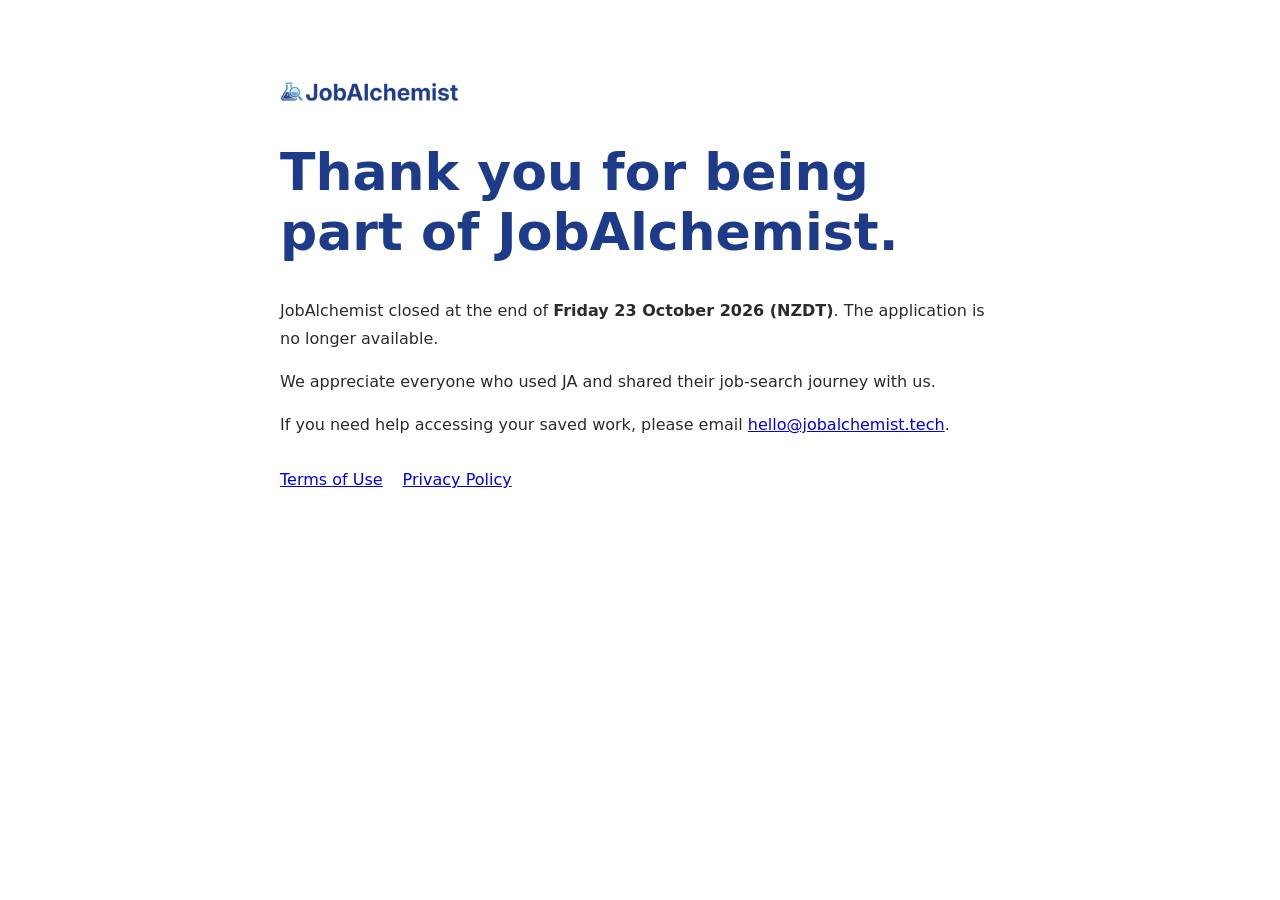
<file: index.html>
<!DOCTYPE html>
<html lang="en-NZ"><head>
<meta charset="UTF-8"><meta name="viewport" content="width=device-width, initial-scale=1">
<title>JobAlchemist has closed</title>
<meta name="description" content="JobAlchemist closed at the end of Friday 23 October 2026 (NZDT). Email us for help accessing your saved work.">
<link rel="canonical" href="https://www.jobalchemist.tech/">
<meta property="og:locale" content="en_NZ"><meta property="og:type" content="website">
<meta property="og:site_name" content="JobAlchemist"><meta property="og:title" content="JobAlchemist has closed">
<meta property="og:description" content="Thank you for using JobAlchemist. Contact us for help accessing saved work.">
<meta property="og:url" content="https://www.jobalchemist.tech/">
<meta property="og:image" content="https://www.jobalchemist.tech/site-assests/JobAlchemist-unfurl-main-image.png">
<meta name="twitter:card" content="summary_large_image"><meta name="twitter:title" content="JobAlchemist has closed">
<meta name="twitter:description" content="Thank you for using JobAlchemist. Contact us for help accessing saved work.">
<meta name="twitter:image" content="https://www.jobalchemist.tech/site-assests/JobAlchemist-unfurl-main-image.png">
<link rel="icon" href="site-assests/ja-favicon.png"><link rel="stylesheet" href="styles.css?v=20261024">
</head><body data-closure-phase="after"><main class="closed-home">
<img src="site-assests/email_logo.svg" alt="JobAlchemist">
<h1>Thank you for being part of JobAlchemist.</h1>
<p>JobAlchemist closed at the end of <strong>Friday 23 October 2026 (NZDT)</strong>. The application is no longer available.</p>
<p>We appreciate everyone who used JA and shared their job-search journey with us.</p>
<p>If you need help accessing your saved work, please email <a href="mailto:hello@jobalchemist.tech">hello@jobalchemist.tech</a>.</p>
<nav aria-label="Further information"><a href="terms.html">Terms of Use</a><a href="privacy.html">Privacy Policy</a></nav>
</main></body></html>
</file>
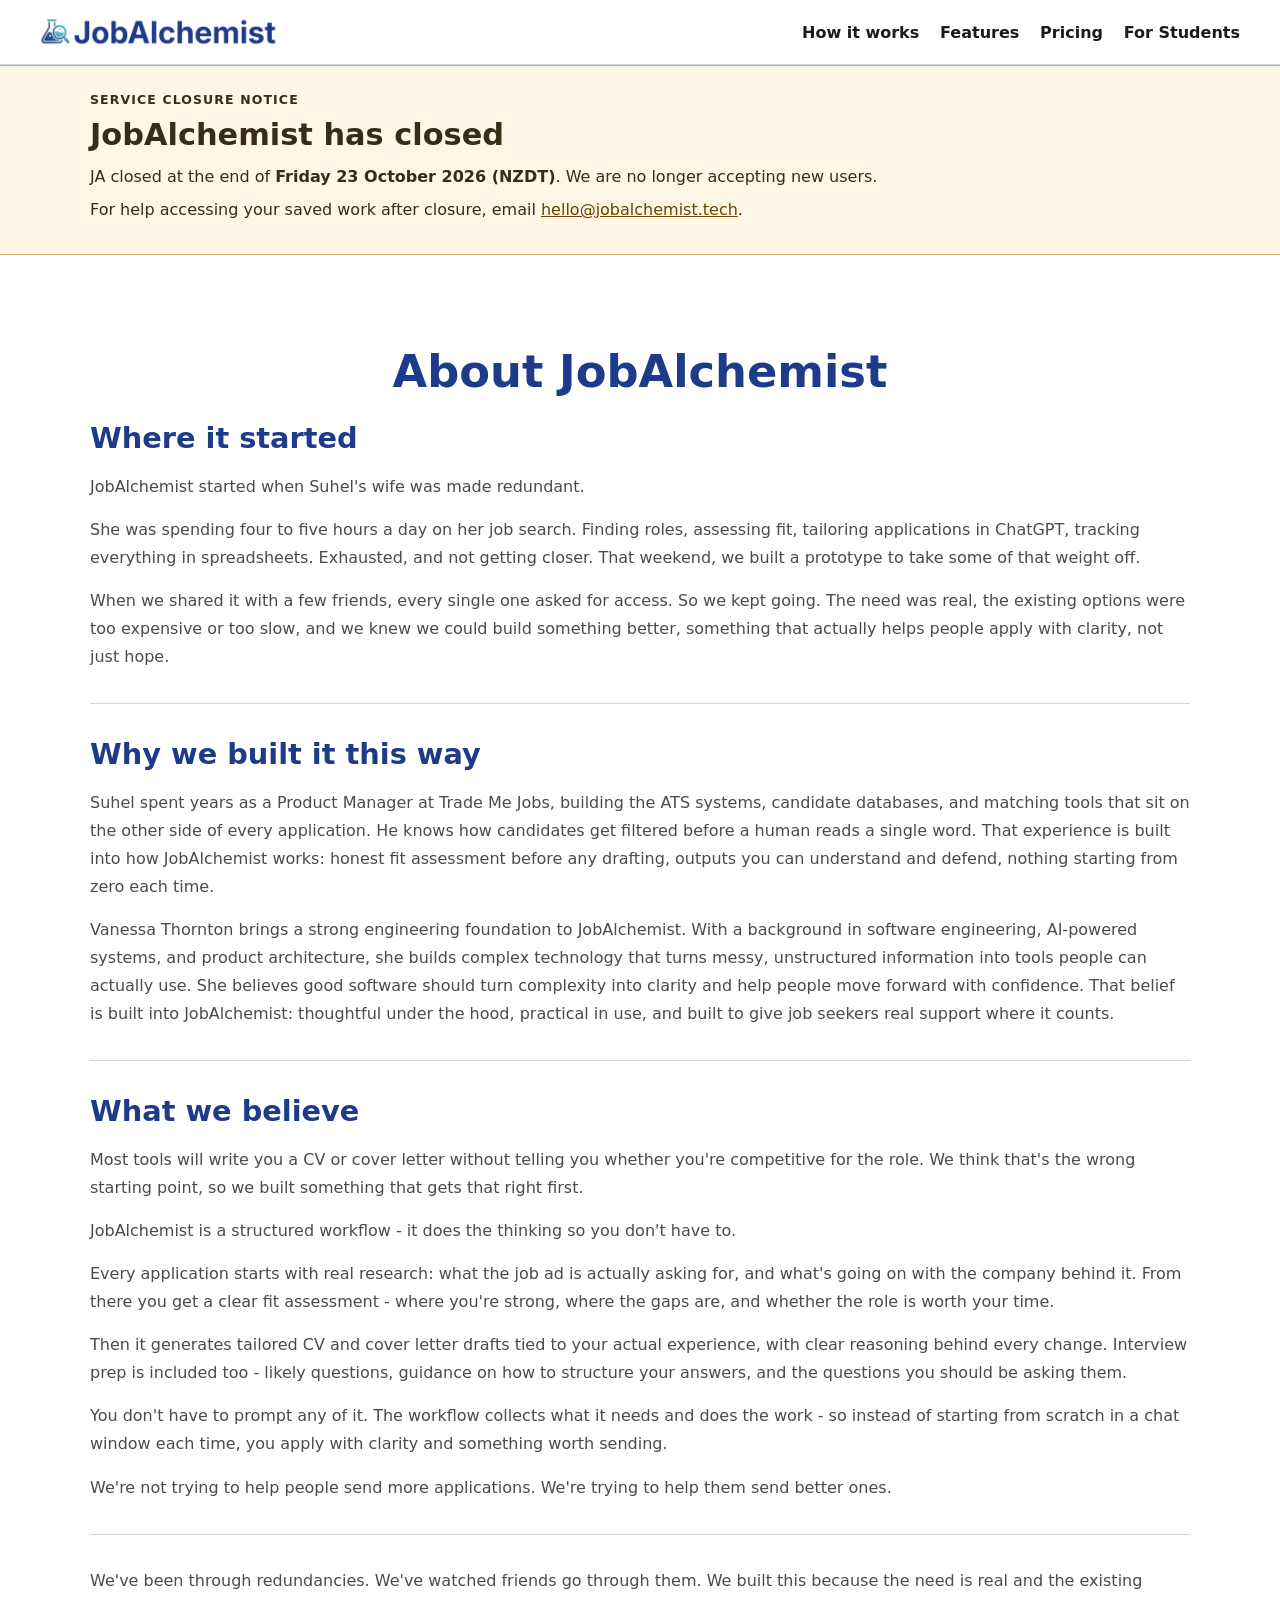
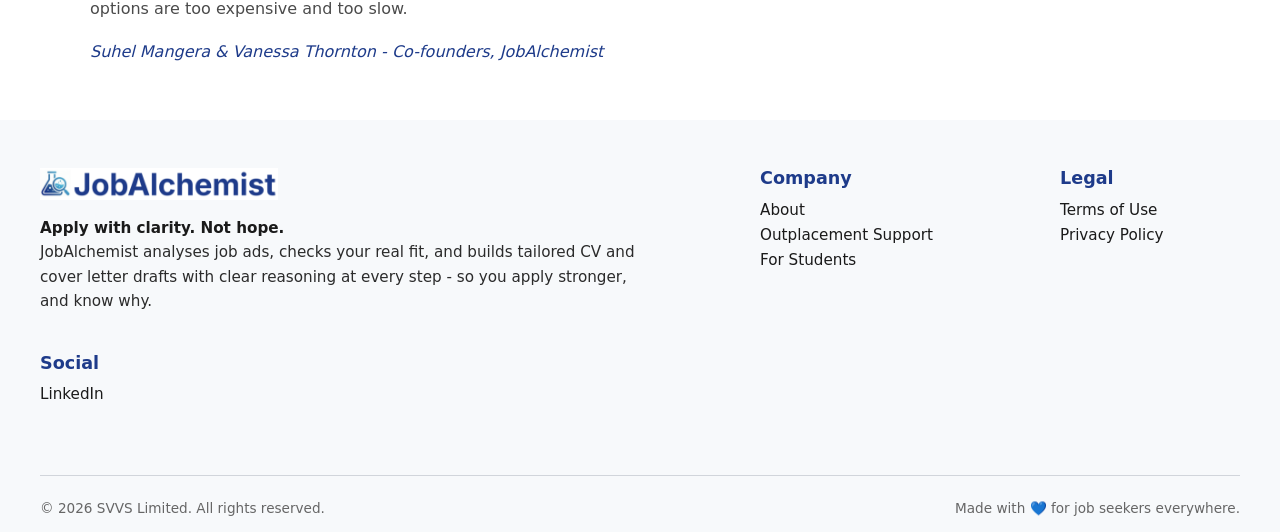
<file: about.html>
<!DOCTYPE html>
<html lang="en-NZ">
<head>
  <meta charset="UTF-8">
  <meta name="viewport" content="width=device-width, initial-scale=1.0">
  <title>About JobAlchemist</title>
  <meta name="description" content="JobAlchemist closed at the end of Friday 23 October 2026 (NZDT). Email hello@jobalchemist.tech for help accessing saved work.">
  <meta name="robots" content="index, follow">
  <link rel="canonical" href="https://www.jobalchemist.tech/about.html">
  <meta property="og:locale" content="en_NZ">
  <meta property="og:type" content="website">
  <meta property="og:site_name" content="JobAlchemist">
  <meta property="og:title" content="About JobAlchemist">
  <meta property="og:description" content="JobAlchemist closed at the end of Friday 23 October 2026 (NZDT). Email hello@jobalchemist.tech for help accessing saved work.">
  <meta property="og:url" content="https://www.jobalchemist.tech/about.html">
  <meta property="og:image" content="https://www.jobalchemist.tech/site-assests/JobAlchemist-unfurl-main-image.png">
  <meta name="twitter:card" content="summary_large_image">
  <meta name="twitter:title" content="About JobAlchemist">
  <meta name="twitter:description" content="JobAlchemist closed at the end of Friday 23 October 2026 (NZDT). Email hello@jobalchemist.tech for help accessing saved work.">
  <meta name="twitter:image" content="https://www.jobalchemist.tech/site-assests/JobAlchemist-unfurl-main-image.png">
  <link rel="icon" type="image/png" href="site-assests/ja-favicon.png">
  <link rel="stylesheet" href="styles.css?v=20261016b">
  <script type="application/ld+json">
{
  "@context": "https://schema.org",
  "@type": "AboutPage",
  "@id": "https://www.jobalchemist.tech/about.html#webpage",
  "url": "https://www.jobalchemist.tech/about.html",
  "name": "About JobAlchemist",
  "description": "Why JobAlchemist was built, who built it, and what we believe about helping people send better applications.",
  "inLanguage": "en-NZ",
  "isPartOf": {
    "@type": "WebSite",
    "@id": "https://www.jobalchemist.tech/#website",
    "url": "https://www.jobalchemist.tech/",
    "name": "JobAlchemist"
  }
}
</script>

</head>
<body data-closure-phase="after" id="top" class="landing-page about-page">
  <nav class="navbar">
    <div class="container">
      <a href="index.html" class="logo" aria-label="JobAlchemist home">
        <img src="site-assests/email_logo.svg" alt="JobAlchemist logo">
      </a>

      <button class="nav-toggle" aria-label="Toggle navigation" aria-expanded="false">
        <span></span>
        <span></span>
        <span></span>
      </button>

      <ul class="nav-menu">
        <li><a href="index.html">How it works</a></li>
        <li><a href="index.html">Features</a></li>
        <li><a href="index.html">Pricing</a></li>
        <li><a href="students.html">For Students</a></li>


      </ul>
    </div>
  </nav>
  <aside class="closure-notice" aria-labelledby="closure-heading">
    <div class="closure-notice-inner">
      <p class="closure-eyebrow">Service closure notice</p>
      <h2 id="closure-heading">JobAlchemist has closed</h2>
      <p>JA closed at the end of <strong>Friday 23 October 2026 (NZDT)</strong>. We are no longer accepting new users.</p>
      <p>For help accessing your saved work after closure, email <a href="mailto:hello@jobalchemist.tech">hello@jobalchemist.tech</a>.</p>
    </div>
  </aside>


  <main class="about-content" aria-labelledby="about-title">
    <div class="section-inner">
      <header class="about-header">
        <h1 id="about-title">About JobAlchemist</h1>
      </header>

      <section class="about-block" aria-labelledby="where-it-started">
        <h2 id="where-it-started">Where it started</h2>
        <p>JobAlchemist started when Suhel's wife was made redundant.</p>
        <p>She was spending four to five hours a day on her job search. Finding roles, assessing fit, tailoring applications in ChatGPT, tracking everything in spreadsheets. Exhausted, and not getting closer. That weekend, we built a prototype to take some of that weight off.</p>
        <p>When we shared it with a few friends, every single one asked for access. So we kept going. The need was real, the existing options were too expensive or too slow, and we knew we could build something better, something that actually helps people apply with clarity, not just hope.</p>
      </section>

      <hr class="about-divider">

      <section class="about-block" aria-labelledby="why-we-built-it-this-way">
        <h2 id="why-we-built-it-this-way">Why we built it this way</h2>
        <p>Suhel spent years as a Product Manager at Trade Me Jobs, building the ATS systems, candidate databases, and matching tools that sit on the other side of every application. He knows how candidates get filtered before a human reads a single word. That experience is built into how JobAlchemist works: honest fit assessment before any drafting, outputs you can understand and defend, nothing starting from zero each time.</p>
        <p>Vanessa Thornton brings a strong engineering foundation to JobAlchemist. With a background in software engineering, AI-powered systems, and product architecture, she builds complex technology that turns messy, unstructured information into tools people can actually use. She believes good software should turn complexity into clarity and help people move forward with confidence. That belief is built into JobAlchemist: thoughtful under the hood, practical in use, and built to give job seekers real support where it counts.</p>
      </section>

      <hr class="about-divider">

      <section class="about-block" aria-labelledby="what-we-believe">
        <h2 id="what-we-believe">What we believe</h2>
        <p>Most tools will write you a CV or cover letter without telling you whether you're competitive for the role. We think that's the wrong starting point, so we built something that gets that right first.</p>
        <p>JobAlchemist is a structured workflow - it does the thinking so you don't have to.</p>
        <p>Every application starts with real research: what the job ad is actually asking for, and what's going on with the company behind it. From there you get a clear fit assessment - where you're strong, where the gaps are, and whether the role is worth your time.</p>
        <p>Then it generates tailored CV and cover letter drafts tied to your actual experience, with clear reasoning behind every change. Interview prep is included too - likely questions, guidance on how to structure your answers, and the questions you should be asking them.</p>
        <p>You don't have to prompt any of it. The workflow collects what it needs and does the work - so instead of starting from scratch in a chat window each time, you apply with clarity and something worth sending.</p>
        <p>We're not trying to help people send more applications. We're trying to help them send better ones.</p>
      </section>

      <hr class="about-divider">

      <section class="about-signoff" aria-label="Founders sign-off">
        <p>We've been through redundancies. We've watched friends go through them. We built this because the need is real and the existing options are too expensive and too slow.</p>
        <p><em>Suhel Mangera &amp; Vanessa Thornton - Co-founders, JobAlchemist</em></p>
      </section>
    </div>
  </main>

  <footer>
    <div class="footer-top">
      <div class="footer-about">
        <div class="footer-logo">
          <img src="site-assests/email_logo.svg" alt="JobAlchemist logo">
        </div>
        <p><span class="footer-tagline">Apply with clarity. Not hope.</span><br>
        JobAlchemist analyses job ads, checks your real fit, and builds tailored CV and cover letter drafts with clear reasoning at every step - so you apply stronger, and know why.</p>
      </div>

      <div class="footer-links-group">
        <h4>Company</h4>
        <a href="about.html">About</a>

        <a href="outplacement-support.html">Outplacement Support</a>
        <a href="students.html">For Students</a>
      </div>

      <div class="footer-links-group">
        <h4>Legal</h4>
        <a href="terms.html">Terms of Use</a>
        <a href="privacy.html">Privacy Policy</a>
      </div>

      <div class="footer-links-group">
        <h4>Social</h4>
        <a href="https://www.linkedin.com/company/jobalchemist-ai/" target="_blank" rel="noreferrer">LinkedIn</a>
      </div>
    </div>

    <div class="footer-bottom">
      <span>&copy; 2026 SVVS Limited. All rights reserved.</span>
      <span>Made with <span class="heart">&#128153;</span> for job seekers everywhere.</span>
    </div>
  </footer>

  <script src="script.js"></script>
</body>
</html>
</file>
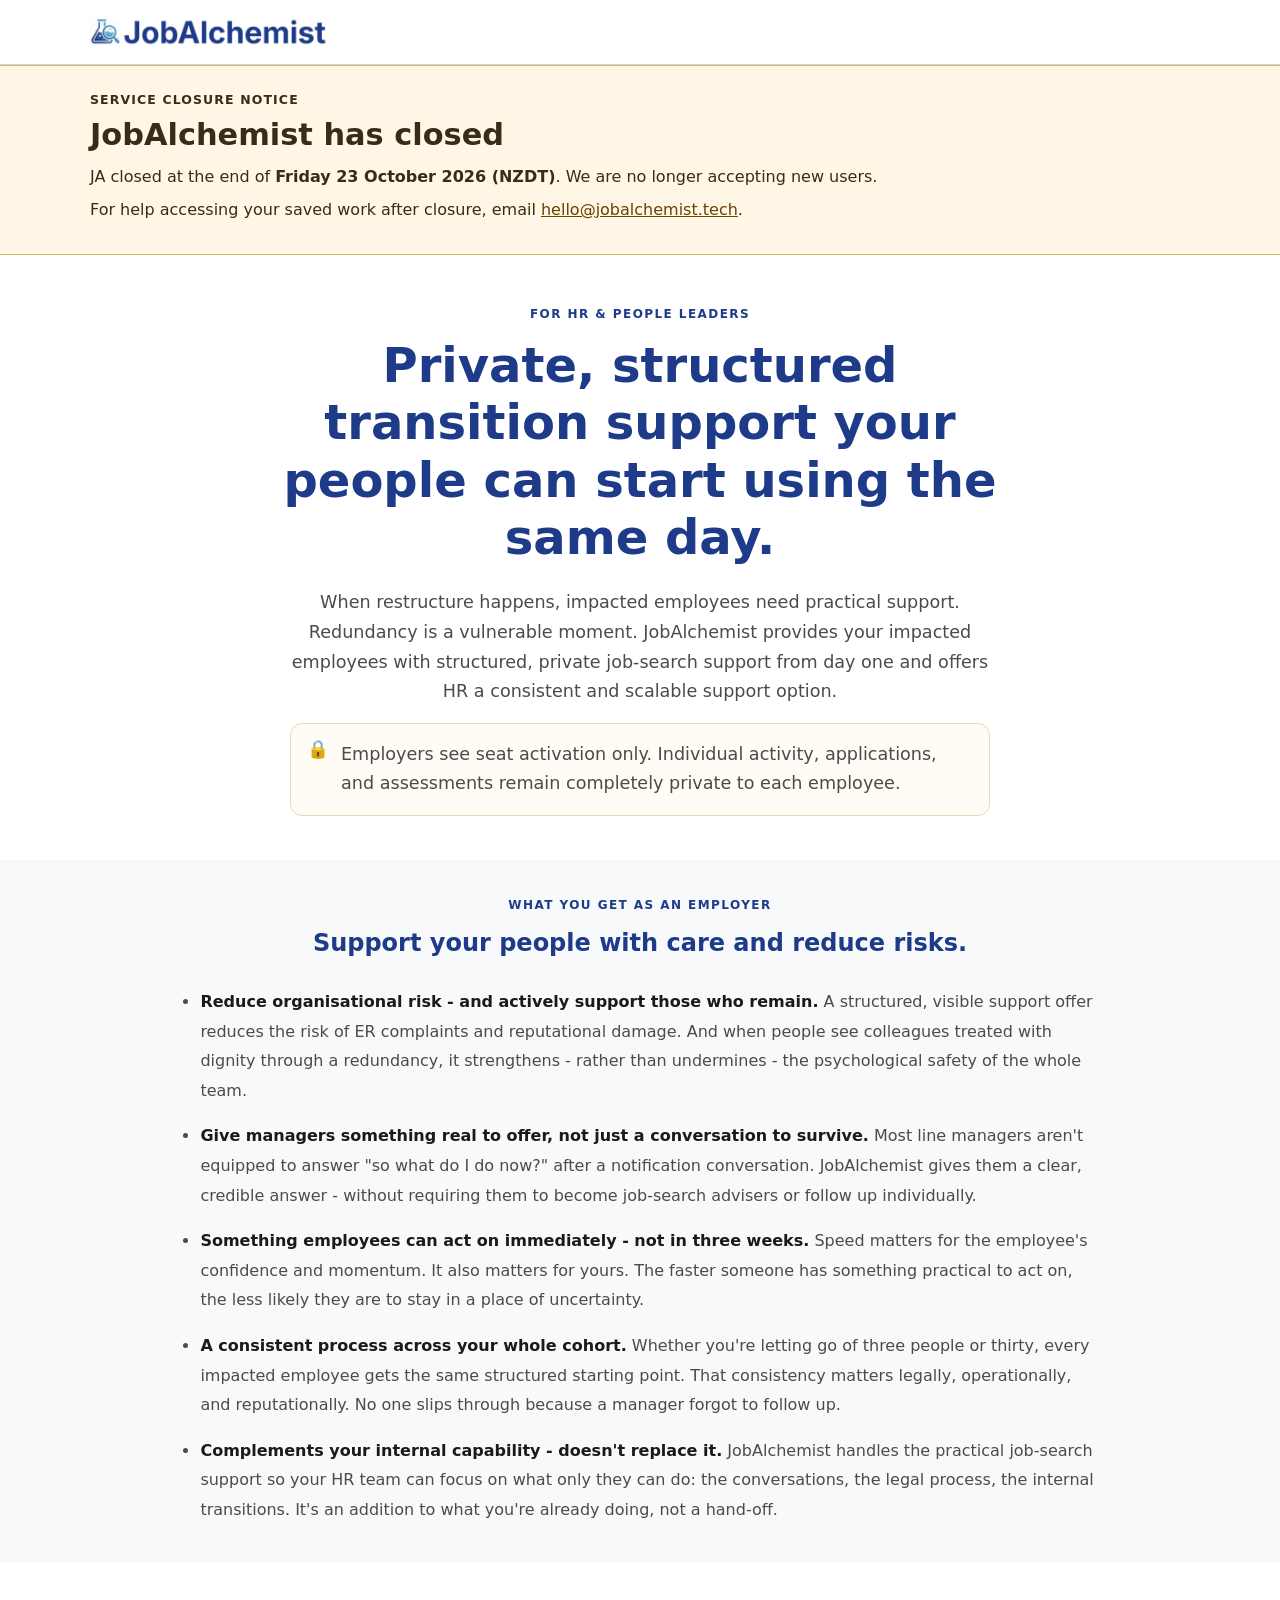
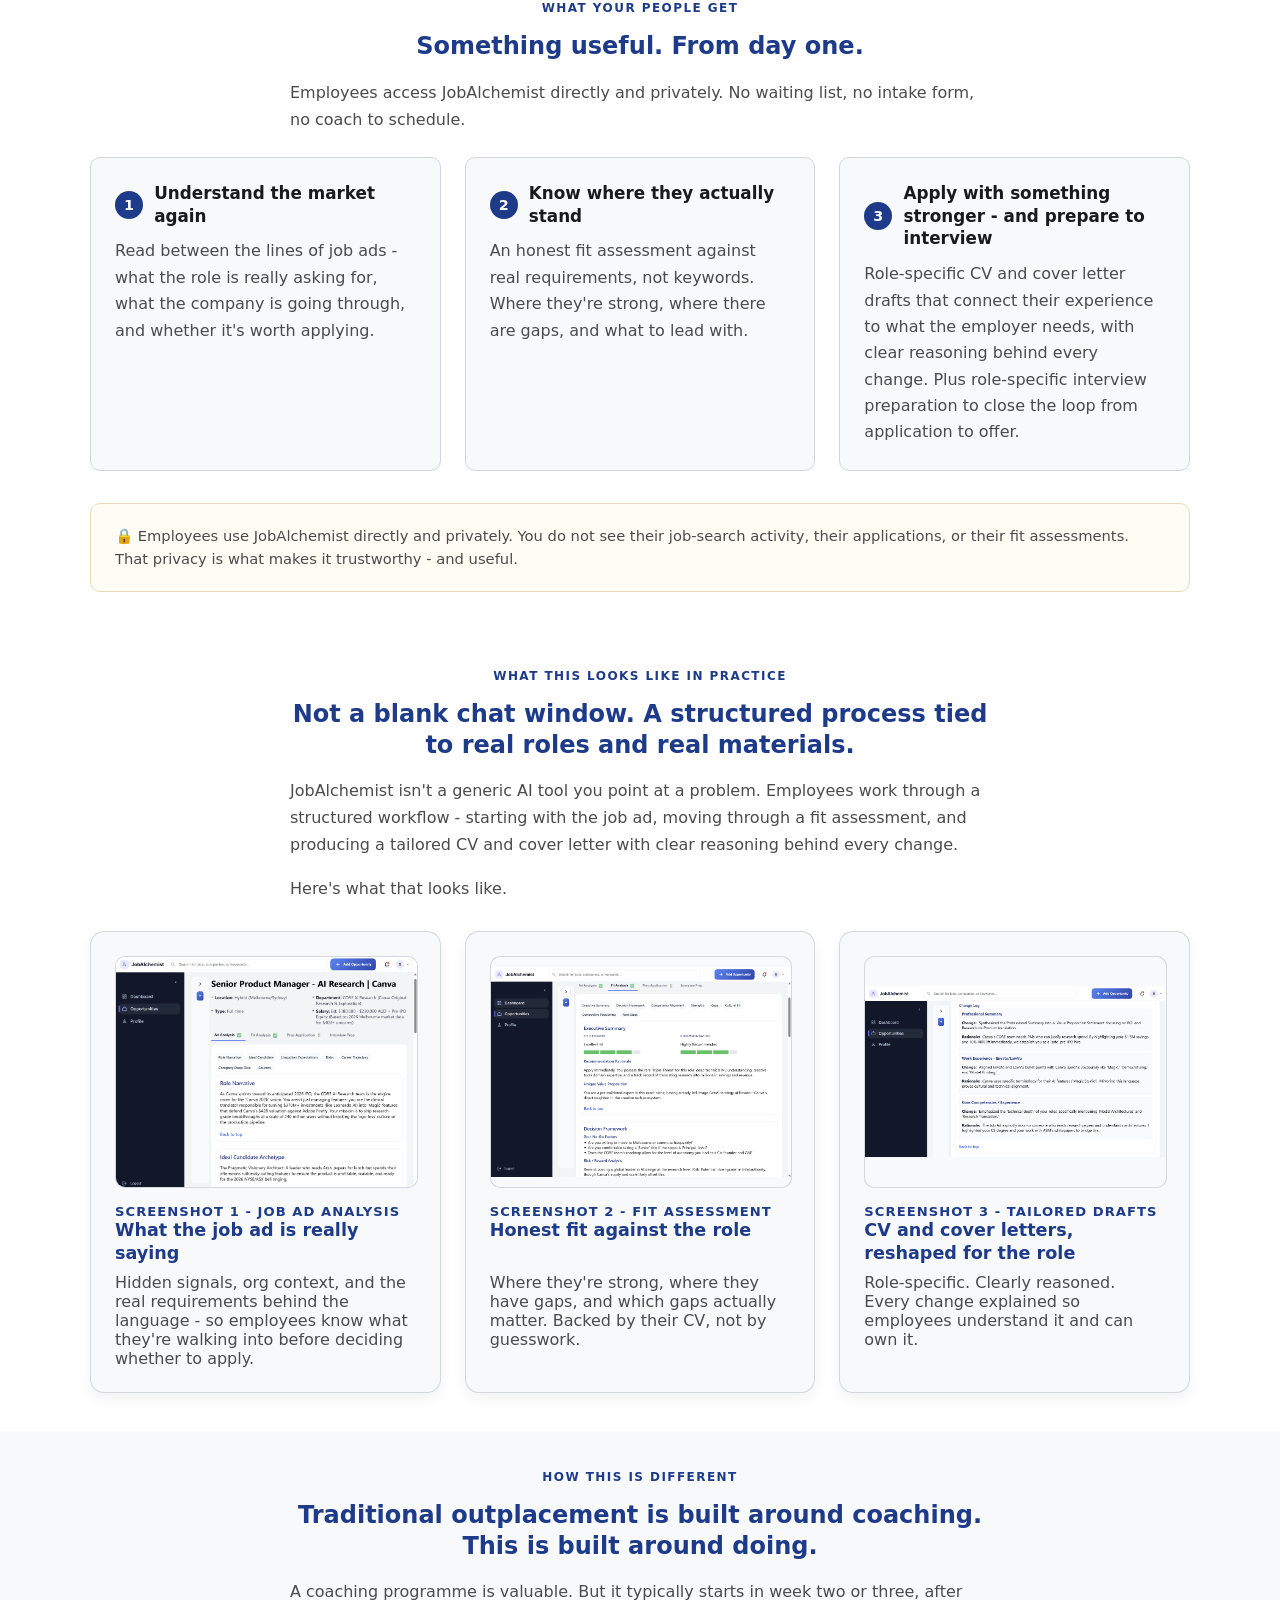
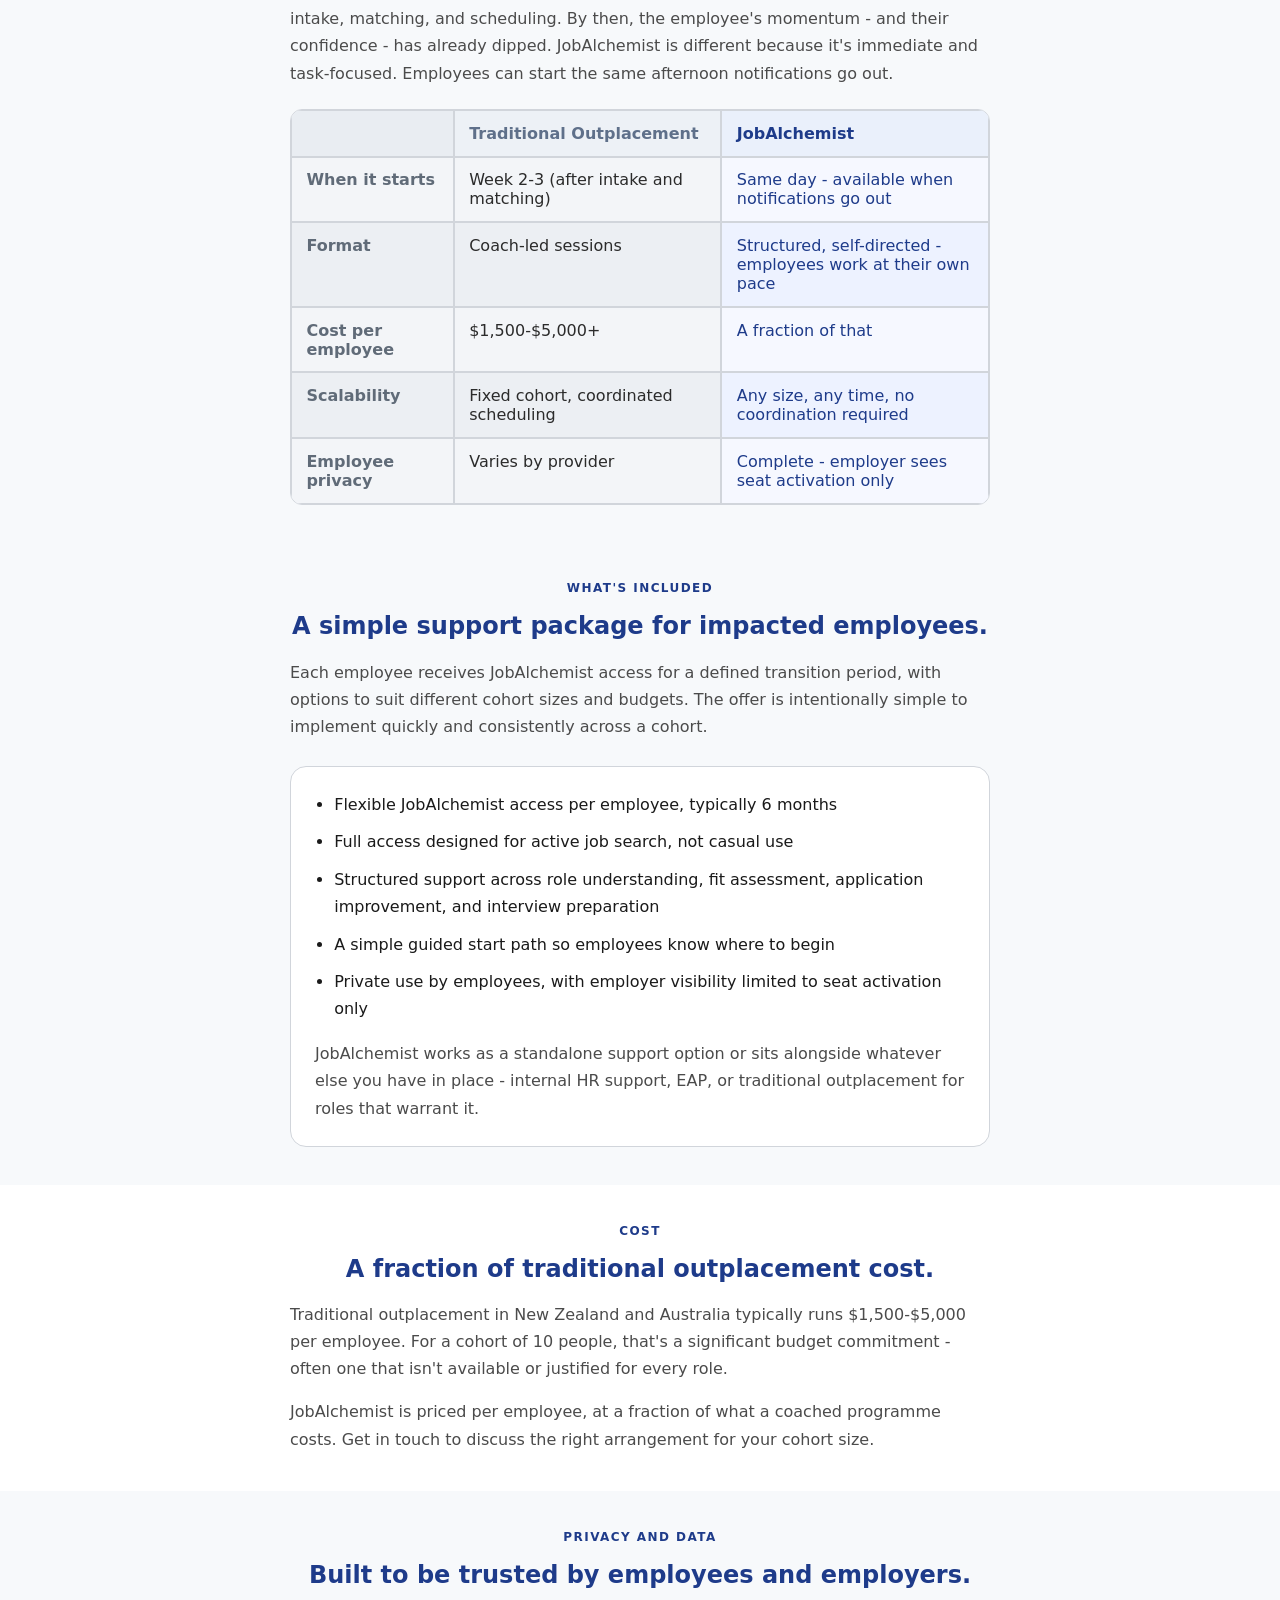
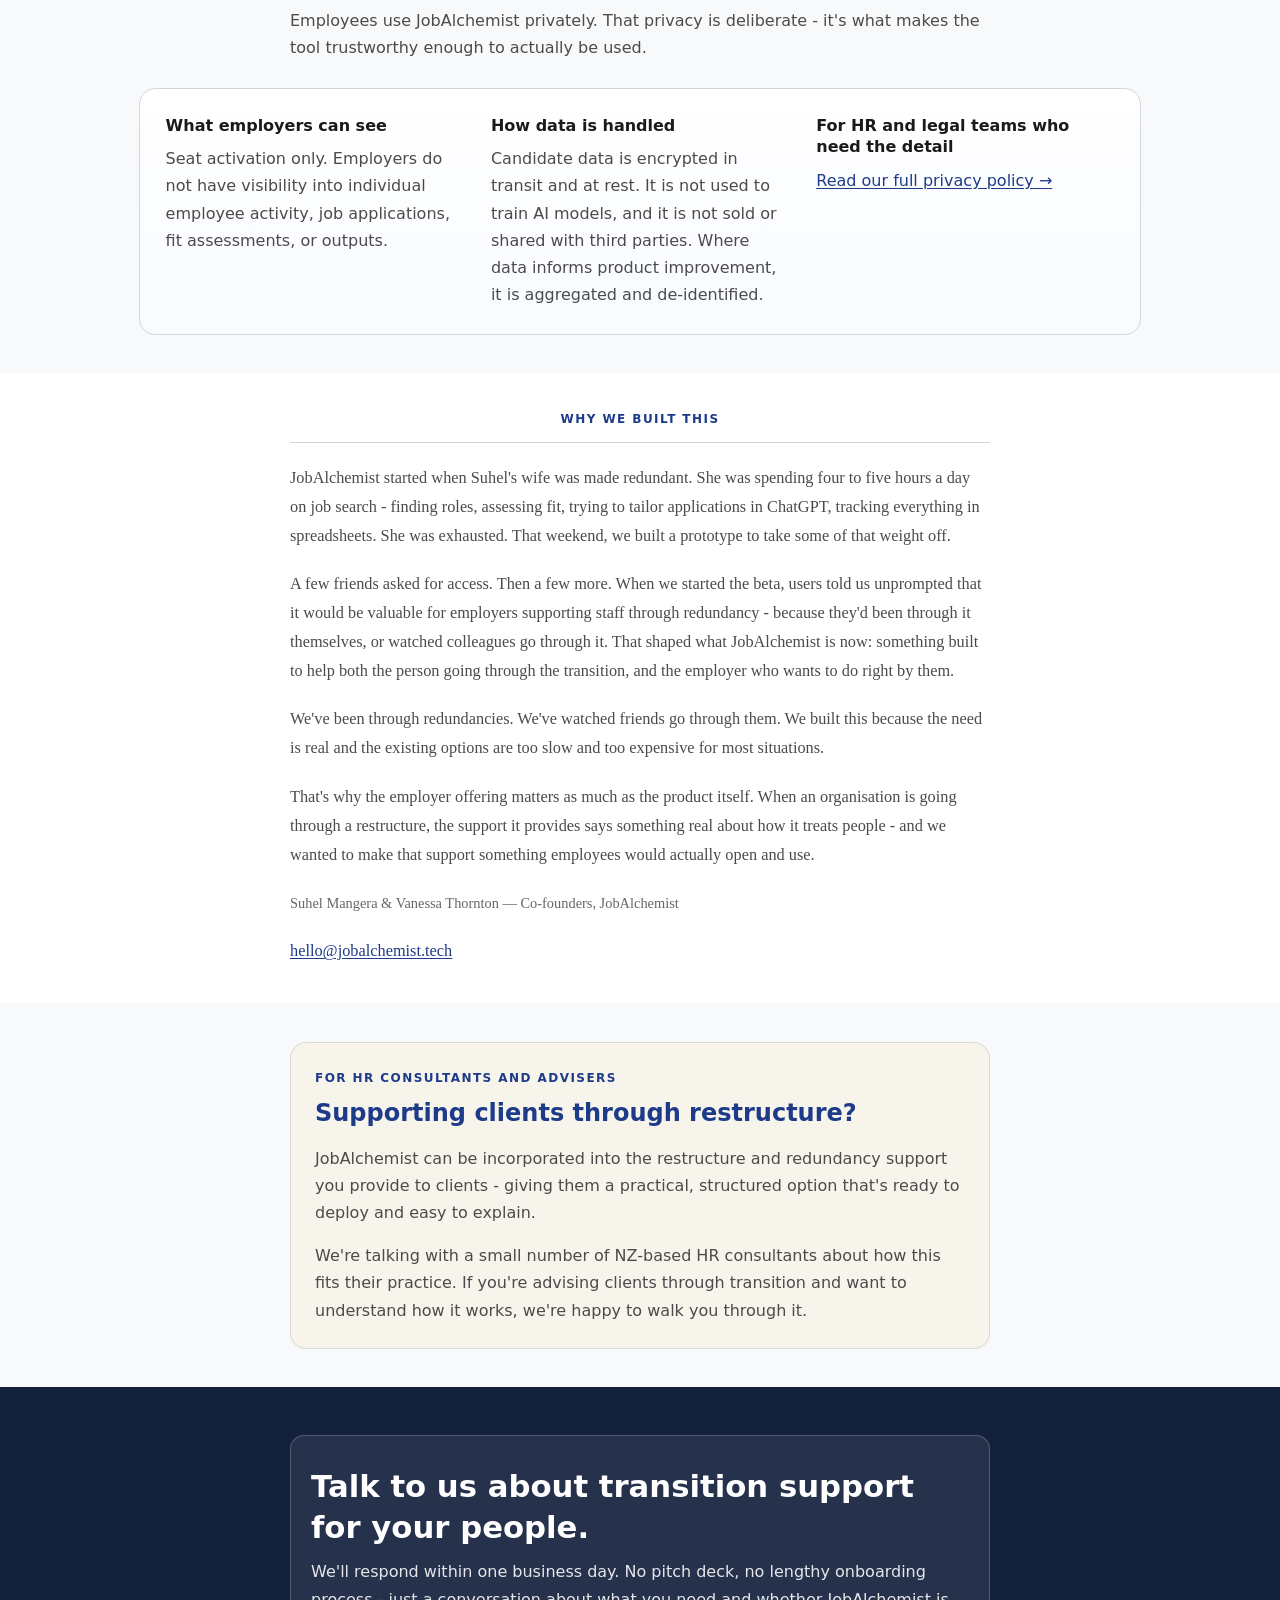
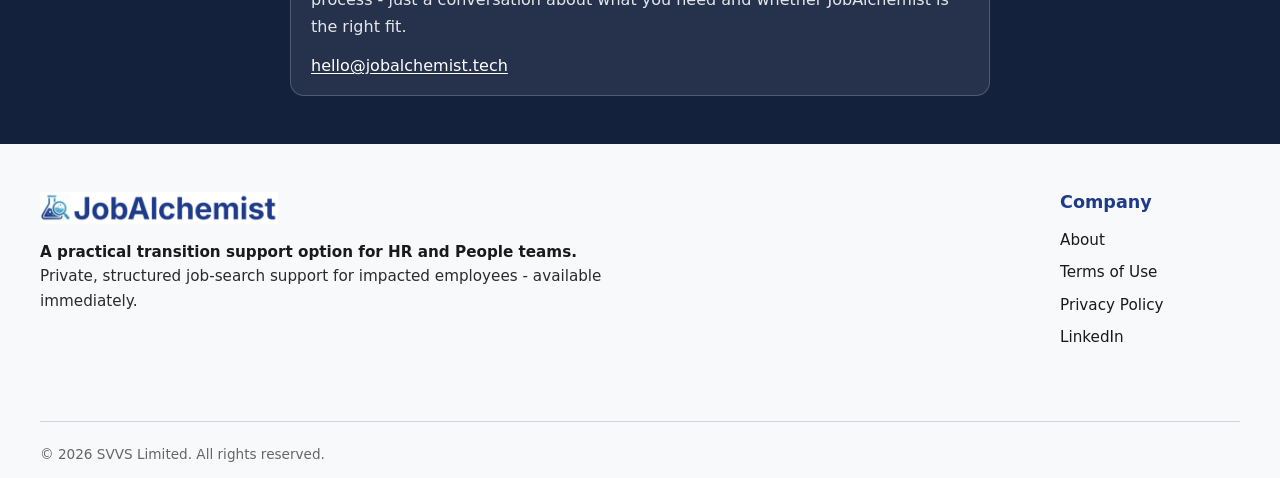
<file: outplacement-support.html>
<!DOCTYPE html>
<html lang="en-NZ">
<head>
  <meta charset="UTF-8">
  <meta name="viewport" content="width=device-width, initial-scale=1.0">
  <title>Outplacement Support for HR &amp; People Leaders | JobAlchemist</title>
  <meta name="description" content="JobAlchemist closed at the end of Friday 23 October 2026 (NZDT). Email hello@jobalchemist.tech for help accessing saved work.">
  <meta name="author" content="Suhel Mangera &amp; Vanessa Thornton">
  <meta name="robots" content="index, follow">
  <link rel="canonical" href="https://www.jobalchemist.tech/outplacement-support.html">
  <meta property="og:locale" content="en_NZ">
  <meta property="og:type" content="website">
  <meta property="og:site_name" content="JobAlchemist">
  <meta property="og:title" content="Outplacement Support for HR &amp; People Leaders | JobAlchemist">
  <meta property="og:description" content="JobAlchemist closed at the end of Friday 23 October 2026 (NZDT). Email hello@jobalchemist.tech for help accessing saved work.">
  <meta property="og:url" content="https://www.jobalchemist.tech/outplacement-support.html">
  <meta property="og:updated_time" content="2026-10-24T00:00:00+13:00">
  <meta property="og:image" content="https://www.jobalchemist.tech/site-assests/JobAlchemist-unfurl-main-image.png">
  <meta name="twitter:card" content="summary_large_image">
  <meta name="twitter:title" content="Outplacement Support for HR &amp; People Leaders | JobAlchemist">
  <meta name="twitter:description" content="JobAlchemist closed at the end of Friday 23 October 2026 (NZDT). Email hello@jobalchemist.tech for help accessing saved work.">
  <meta name="twitter:image" content="https://www.jobalchemist.tech/site-assests/JobAlchemist-unfurl-main-image.png">
  <link rel="icon" type="image/png" href="site-assests/ja-favicon.png">
  <link rel="stylesheet" href="styles.css?v=20261016b">
  <script type="application/ld+json">
{
  "@context": "https://schema.org",
  "@type": "Organization",
  "name": "JobAlchemist",
  "alternateName": "JobAlchemist AI",
  "url": "https://www.jobalchemist.tech",
  "logo": "https://www.jobalchemist.tech/site-assests/email_logo.svg",
  "foundingDate": "2026",
  "description": "JobAlchemist is an AI-powered job application workflow tool. It analyses job ads, checks your fit before you apply, and generates tailored CV and cover letter drafts with clear reasoning. Built by SVVS Limited, New Zealand.",
  "founder": [
    {
      "@type": "Person",
      "name": "Suhel Mangera"
    },
    {
      "@type": "Person",
      "name": "Vanessa Thornton"
    }
  ],
  "address": {
    "@type": "PostalAddress",
    "addressCountry": "NZ"
  },
  "legalName": "SVVS Limited",
  "sameAs": [
    "https://www.linkedin.com/company/jobalchemist-ai/"]
}
</script>
  <script type="application/ld+json">
{
  "@context": "https://schema.org",
  "@graph": [
    {
      "@type": "Organization",
      "@id": "https://www.jobalchemist.tech/#organization",
      "name": "JobAlchemist",
      "url": "https://www.jobalchemist.tech/",
      "logo": "https://www.jobalchemist.tech/site-assests/email_logo.svg",
      "sameAs": [
        "https://www.linkedin.com/company/jobalchemist-ai/"
      ]
    },
    {
      "@type": "WebSite",
      "@id": "https://www.jobalchemist.tech/#website",
      "url": "https://www.jobalchemist.tech/",
      "name": "JobAlchemist",
      "inLanguage": "en-NZ",
      "publisher": {
        "@id": "https://www.jobalchemist.tech/#organization"
      }
    },
    {
      "@type": "WebPage",
      "@id": "https://www.jobalchemist.tech/outplacement-support.html#webpage",
      "url": "https://www.jobalchemist.tech/outplacement-support.html",
      "name": "Outplacement Support for HR & People Leaders | JobAlchemist",
      "headline": "Private, structured transition support your people can start using the same day.",
      "description": "Private, structured transition support employees can start using the same day, with employer visibility limited to seat activation only.",
      "inLanguage": "en-NZ",
      "dateModified": "2026-10-24",
      "isPartOf": {
        "@id": "https://www.jobalchemist.tech/#website"
      },
      "about": {
        "@id": "https://www.jobalchemist.tech/outplacement-support.html#service"
      }
    },
    {
      "@type": "Service",
      "@id": "https://www.jobalchemist.tech/outplacement-support.html#service",
      "name": "Outplacement Support for HR & People Leaders",
      "serviceType": "Outplacement support",
      "description": "Private, structured transition support for impacted employees that starts the same day and keeps individual activity private.",
      "provider": {
        "@id": "https://www.jobalchemist.tech/#organization"
      },
      "audience": {
        "@type": "Audience",
        "audienceType": "HR and People leaders"
      },
      "url": "https://www.jobalchemist.tech/outplacement-support.html",
      "inLanguage": "en-NZ",
      "contactPoint": {
        "@type": "ContactPoint",
        "email": "hello@jobalchemist.tech",
        "contactType": "customer support"
      }
    }
  ]
}
</script>
</head>
<body data-closure-phase="after" class="outplacement-page outplacement-page-v2" id="top">
  <nav class="navbar op-nav" aria-label="Primary">
    <div class="container op-nav-inner">
      <a href="index.html" class="logo" aria-label="JobAlchemist home">
        <img src="site-assests/email_logo.svg" alt="JobAlchemist" height="32">
      </a>

    </div>
  </nav>
  <aside class="closure-notice" aria-labelledby="closure-heading">
    <div class="closure-notice-inner">
      <p class="closure-eyebrow">Service closure notice</p>
      <h2 id="closure-heading">JobAlchemist has closed</h2>
      <p>JA closed at the end of <strong>Friday 23 October 2026 (NZDT)</strong>. We are no longer accepting new users.</p>
      <p>For help accessing your saved work after closure, email <a href="mailto:hello@jobalchemist.tech">hello@jobalchemist.tech</a>.</p>
    </div>
  </aside>


  <main class="outplacement-content op-content" aria-labelledby="page-title">
    <section class="op-hero op-section-white">
      <div class="op-shell">
        <span class="label">FOR HR &amp; PEOPLE LEADERS</span>
        <h1 id="page-title">Private, structured transition support your people can start using the same day.</h1>
        <div class="op-prose">
          <p>When restructure happens, impacted employees need practical support. Redundancy is a vulnerable moment. JobAlchemist provides your impacted employees with structured, private job-search support from day one and offers HR a consistent and scalable support option.</p>
        </div>
        <div class="op-prose op-hero-trust-wrap">
          <p class="op-trust-line"><span aria-hidden="true">&#128274;</span><span class="op-trust-copy">Employers see seat activation only. Individual activity, applications, and assessments remain completely private to each employee.</span></p>
        </div>

      </div>
    </section>

    <section class="op-section op-section-surface">
      <div class="op-shell">
        <div class="op-prose">
          <span class="label">WHAT YOU GET AS AN EMPLOYER</span>
          <h2>Support your people with care and reduce risks.</h2>
        </div>

        <ul class="op-benefit-list" aria-label="Employer benefits">
          <li><strong>Reduce organisational risk - and actively support those who remain.</strong> A structured, visible support offer reduces the risk of ER complaints and reputational damage. And when people see colleagues treated with dignity through a redundancy, it strengthens - rather than undermines - the psychological safety of the whole team.</li>
          <li><strong>Give managers something real to offer, not just a conversation to survive.</strong> Most line managers aren't equipped to answer "so what do I do now?" after a notification conversation. JobAlchemist gives them a clear, credible answer - without requiring them to become job-search advisers or follow up individually.</li>
          <li><strong>Something employees can act on immediately - not in three weeks.</strong> Speed matters for the employee's confidence and momentum. It also matters for yours. The faster someone has something practical to act on, the less likely they are to stay in a place of uncertainty.</li>
          <li><strong>A consistent process across your whole cohort.</strong> Whether you're letting go of three people or thirty, every impacted employee gets the same structured starting point. That consistency matters legally, operationally, and reputationally. No one slips through because a manager forgot to follow up.</li>
          <li><strong>Complements your internal capability - doesn't replace it.</strong> JobAlchemist handles the practical job-search support so your HR team can focus on what only they can do: the conversations, the legal process, the internal transitions. It's an addition to what you're already doing, not a hand-off.</li>
        </ul>
      </div>
    </section>

    <section class="op-section op-section-white">
      <div class="op-shell">
        <div class="op-prose">
          <span class="label">WHAT YOUR PEOPLE GET</span>
          <h2>Something useful. From day one.</h2>
          <p>Employees access JobAlchemist directly and privately. No waiting list, no intake form, no coach to schedule.</p>
        </div>

        <div class="op-steps-grid" aria-label="What employees experience">
          <article class="op-step-card">
            <div class="op-step-header">
              <span class="op-step-number">1</span>
              <h3>Understand the market again</h3>
            </div>
            <p>Read between the lines of job ads - what the role is really asking for, what the company is going through, and whether it's worth applying.</p>
          </article>

          <article class="op-step-card">
            <div class="op-step-header">
              <span class="op-step-number">2</span>
              <h3>Know where they actually stand</h3>
            </div>
            <p>An honest fit assessment against real requirements, not keywords. Where they're strong, where there are gaps, and what to lead with.</p>
          </article>

          <article class="op-step-card">
            <div class="op-step-header">
              <span class="op-step-number">3</span>
              <h3>Apply with something stronger - and prepare to interview</h3>
            </div>
            <p>Role-specific CV and cover letter drafts that connect their experience to what the employer needs, with clear reasoning behind every change. Plus role-specific interview preparation to close the loop from application to offer.</p>
          </article>
        </div>

        <aside class="privacy-callout" aria-label="Privacy note">
          <p><span aria-hidden="true">&#128274;</span> Employees use JobAlchemist directly and privately. You do not see their job-search activity, their applications, or their fit assessments. That privacy is what makes it trustworthy - and useful.</p>
        </aside>
      </div>
    </section>

    <section class="op-section op-section-white">
      <div class="op-shell">
        <div class="op-prose">
          <span class="label">WHAT THIS LOOKS LIKE IN PRACTICE</span>
          <h2>Not a blank chat window. A structured process tied to real roles and real materials.</h2>
          <p>JobAlchemist isn't a generic AI tool you point at a problem. Employees work through a structured workflow - starting with the job ad, moving through a fit assessment, and producing a tailored CV and cover letter with clear reasoning behind every change.</p>
          <p>Here's what that looks like.</p>
        </div>

        <div class="proof-grid" aria-label="JobAlchemist screenshots">
          <article class="proof-card">
            <a class="proof-image-link" href="site-assests/proof-job-ad-analysis.png" data-image-modal="site-assests/proof-job-ad-analysis.png" data-image-alt="Job ad analysis output screenshot" data-image-title="What the job ad is really saying" data-image-caption="Hidden signals, org context, and the real requirements behind the language.">
              <img src="site-assests/proof-job-ad-analysis.png" alt="Job ad analysis output screenshot">
            </a>
            <p class="proof-kicker">Screenshot 1 - Job ad analysis</p>
            <h3>What the job ad is really saying</h3>
            <p>Hidden signals, org context, and the real requirements behind the language - so employees know what they're walking into before deciding whether to apply.</p>
          </article>

          <article class="proof-card">
            <a class="proof-image-link" href="site-assests/proof-fit.png" data-image-modal="site-assests/proof-fit.png" data-image-alt="Fit assessment output screenshot" data-image-title="Honest fit against the role" data-image-caption="Where they're strong, where they have gaps, and which gaps actually matter.">
              <img src="site-assests/proof-fit.png" alt="Fit assessment output screenshot">
            </a>
            <p class="proof-kicker">Screenshot 2 - Fit assessment</p>
            <h3>Honest fit against the role</h3>
            <p>Where they're strong, where they have gaps, and which gaps actually matter. Backed by their CV, not by guesswork.</p>
          </article>

          <article class="proof-card">
            <a class="proof-image-link" href="site-assests/proof-tailor.png" data-image-modal="site-assests/proof-tailor.png" data-image-alt="Tailored draft output screenshot" data-image-title="CV and cover letters, reshaped for the role" data-image-caption="Role-specific. Clearly reasoned. Every change explained so employees understand it and can own it.">
              <img src="site-assests/proof-tailor.png" alt="Tailored draft output screenshot">
            </a>
            <p class="proof-kicker">Screenshot 3 - Tailored drafts</p>
            <h3>CV and cover letters, reshaped for the role</h3>
            <p>Role-specific. Clearly reasoned. Every change explained so employees understand it and can own it.</p>
          </article>
        </div>
      </div>
    </section>

    <section class="op-section op-section-surface">
      <div class="op-shell">
        <div class="op-prose">
          <span class="label">HOW THIS IS DIFFERENT</span>
          <h2>Traditional outplacement is built around coaching. This is built around doing.</h2>
          <p>A coaching programme is valuable. But it typically starts in week two or three, after intake, matching, and scheduling. By then, the employee's momentum - and their confidence - has already dipped. JobAlchemist is different because it's immediate and task-focused. Employees can start the same afternoon notifications go out.</p>
        </div>

        <div class="op-comparison-wrap" role="region" aria-label="Traditional outplacement and JobAlchemist comparison">
          <table class="comparison-table op-comparison-table">
            <thead>
              <tr>
                <th scope="col"></th>
                <th scope="col">Traditional Outplacement</th>
                <th scope="col">JobAlchemist</th>
              </tr>
            </thead>
            <tbody>
              <tr>
                <td>When it starts</td>
                <td>Week 2-3 (after intake and matching)</td>
                <td>Same day - available when notifications go out</td>
              </tr>
              <tr>
                <td>Format</td>
                <td>Coach-led sessions</td>
                <td>Structured, self-directed - employees work at their own pace</td>
              </tr>
              <tr>
                <td>Cost per employee</td>
                <td>$1,500-$5,000+</td>
                <td>A fraction of that</td>
              </tr>
              <tr>
                <td>Scalability</td>
                <td>Fixed cohort, coordinated scheduling</td>
                <td>Any size, any time, no coordination required</td>
              </tr>
              <tr>
                <td>Employee privacy</td>
                <td>Varies by provider</td>
                <td>Complete - employer sees seat activation only</td>
              </tr>
            </tbody>
          </table>
        </div>
      </div>
    </section>

    <section class="op-section op-section-surface">
      <div class="op-shell">
        <div class="op-prose">
          <span class="label">WHAT'S INCLUDED</span>
          <h2>A simple support package for impacted employees.</h2>
          <p>Each employee receives JobAlchemist access for a defined transition period, with options to suit different cohort sizes and budgets. The offer is intentionally simple to implement quickly and consistently across a cohort.</p>
        </div>

        <div class="op-package-card">
          <ul class="op-package-list">
            <li>Flexible JobAlchemist access per employee, typically 6 months</li>
            <li>Full access designed for active job search, not casual use</li>
            <li>Structured support across role understanding, fit assessment, application improvement, and interview preparation</li>
            <li>A simple guided start path so employees know where to begin</li>
            <li>Private use by employees, with employer visibility limited to seat activation only</li>
          </ul>
          <p class="op-package-close">JobAlchemist works as a standalone support option or sits alongside whatever else you have in place - internal HR support, EAP, or traditional outplacement for roles that warrant it.</p>
        </div>
      </div>
    </section>

    <section class="op-section op-section-white">
      <div class="op-shell">
        <div class="op-prose">
          <span class="label">COST</span>
          <h2>A fraction of traditional outplacement cost.</h2>
          <p>Traditional outplacement in New Zealand and Australia typically runs $1,500-$5,000 per employee. For a cohort of 10 people, that's a significant budget commitment - often one that isn't available or justified for every role.</p>
          <p>JobAlchemist is priced per employee, at a fraction of what a coached programme costs. Get in touch to discuss the right arrangement for your cohort size.</p>

        </div>
      </div>
    </section>

    <section class="op-section op-section-surface">
      <div class="op-shell">
        <div class="op-prose">
          <span class="label">PRIVACY AND DATA</span>
          <h2>Built to be trusted by employees and employers.</h2>
          <p>Employees use JobAlchemist privately. That privacy is deliberate - it's what makes the tool trustworthy enough to actually be used.</p>
        </div>

        <div class="op-privacy-panel">
          <article class="op-privacy-item">
            <h3>What employers can see</h3>
            <p>Seat activation only. Employers do not have visibility into individual employee activity, job applications, fit assessments, or outputs.</p>
          </article>

          <article class="op-privacy-item">
            <h3>How data is handled</h3>
            <p>Candidate data is encrypted in transit and at rest. It is not used to train AI models, and it is not sold or shared with third parties. Where data informs product improvement, it is aggregated and de-identified.</p>
          </article>

          <article class="op-privacy-item">
            <h3>For HR and legal teams who need the detail</h3>
            <p><a href="privacy.html">Read our full privacy policy &rarr;</a></p>
          </article>
        </div>
      </div>
    </section>

    <section class="op-section op-section-white">
      <div class="op-shell">
        <div class="op-prose">
          <span class="label">WHY WE BUILT THIS</span>
        </div>
        <div class="op-founder-note">
          <p>JobAlchemist started when Suhel's wife was made redundant. She was spending four to five hours a day on job search - finding roles, assessing fit, trying to tailor applications in ChatGPT, tracking everything in spreadsheets. She was exhausted. That weekend, we built a prototype to take some of that weight off.</p>
          <p>A few friends asked for access. Then a few more. When we started the beta, users told us unprompted that it would be valuable for employers supporting staff through redundancy - because they'd been through it themselves, or watched colleagues go through it. That shaped what JobAlchemist is now: something built to help both the person going through the transition, and the employer who wants to do right by them.</p>
          <p>We've been through redundancies. We've watched friends go through them. We built this because the need is real and the existing options are too slow and too expensive for most situations.</p>
          <p>That's why the employer offering matters as much as the product itself. When an organisation is going through a restructure, the support it provides says something real about how it treats people - and we wanted to make that support something employees would actually open and use.</p>
          <p class="op-founder-attribution">Suhel Mangera &amp; Vanessa Thornton &mdash; Co-founders, JobAlchemist</p>
          <p><a href="mailto:hello@jobalchemist.tech">hello@jobalchemist.tech</a></p>
        </div>
      </div>
    </section>

    <section class="op-section op-section-surface">
      <div class="op-shell">
        <div class="op-consultant-card">
          <span class="label">FOR HR CONSULTANTS AND ADVISERS</span>
          <h2>Supporting clients through restructure?</h2>
          <p>JobAlchemist can be incorporated into the restructure and redundancy support you provide to clients - giving them a practical, structured option that's ready to deploy and easy to explain.</p>
          <p>We're talking with a small number of NZ-based HR consultants about how this fits their practice. If you're advising clients through transition and want to understand how it works, we're happy to walk you through it.</p>

        </div>
      </div>
    </section>

    <section class="op-final-cta">
      <div class="op-shell op-final-cta-wrap">
        <article class="op-final-cta-card">
          <h2>Talk to us about transition support for your people.</h2>
          <p class="op-final-cta-body">We'll respond within one business day. No pitch deck, no lengthy onboarding process - just a conversation about what you need and whether JobAlchemist is the right fit.</p>

          <p class="op-final-cta-contact"><a href="mailto:hello@jobalchemist.tech">hello@jobalchemist.tech</a></p>
        </article>
      </div>
    </section>
  </main>

  <div id="image-modal" class="modal-overlay" style="display: none;" role="dialog" aria-modal="true" aria-label="Expanded product image">
    <div class="modal-content image-modal-content">
      <button id="image-modal-close" class="modal-close" aria-label="Close image">&times;</button>
      <img id="image-modal-img" class="image-modal-img" alt="">
      <div class="image-modal-meta">
        <h3 id="image-modal-title" class="image-modal-title"></h3>
        <p id="image-modal-caption" class="image-modal-caption"></p>

      </div>
    </div>
  </div>

  <footer>
    <div class="footer-top">
      <div class="footer-about">
        <div class="footer-logo">
          <img src="site-assests/email_logo.svg" alt="JobAlchemist logo">
        </div>
        <p><span class="footer-tagline">A practical transition support option for HR and People teams.</span><br>
        Private, structured job-search support for impacted employees - available immediately.</p>
      </div>
      <div class="footer-links">
        <h4>Company</h4>
        <a href="about.html">About</a>

        <a href="terms.html">Terms of Use</a>
        <a href="privacy.html">Privacy Policy</a>
        <a href="https://www.linkedin.com/company/jobalchemist-ai/" target="_blank" rel="noreferrer">LinkedIn</a>
      </div>
    </div>
    <div class="footer-bottom">
      <span>&copy; 2026 SVVS Limited. All rights reserved.</span>
    </div>
  </footer>
  <script src="script.js"></script>
</body>
</html>
</file>
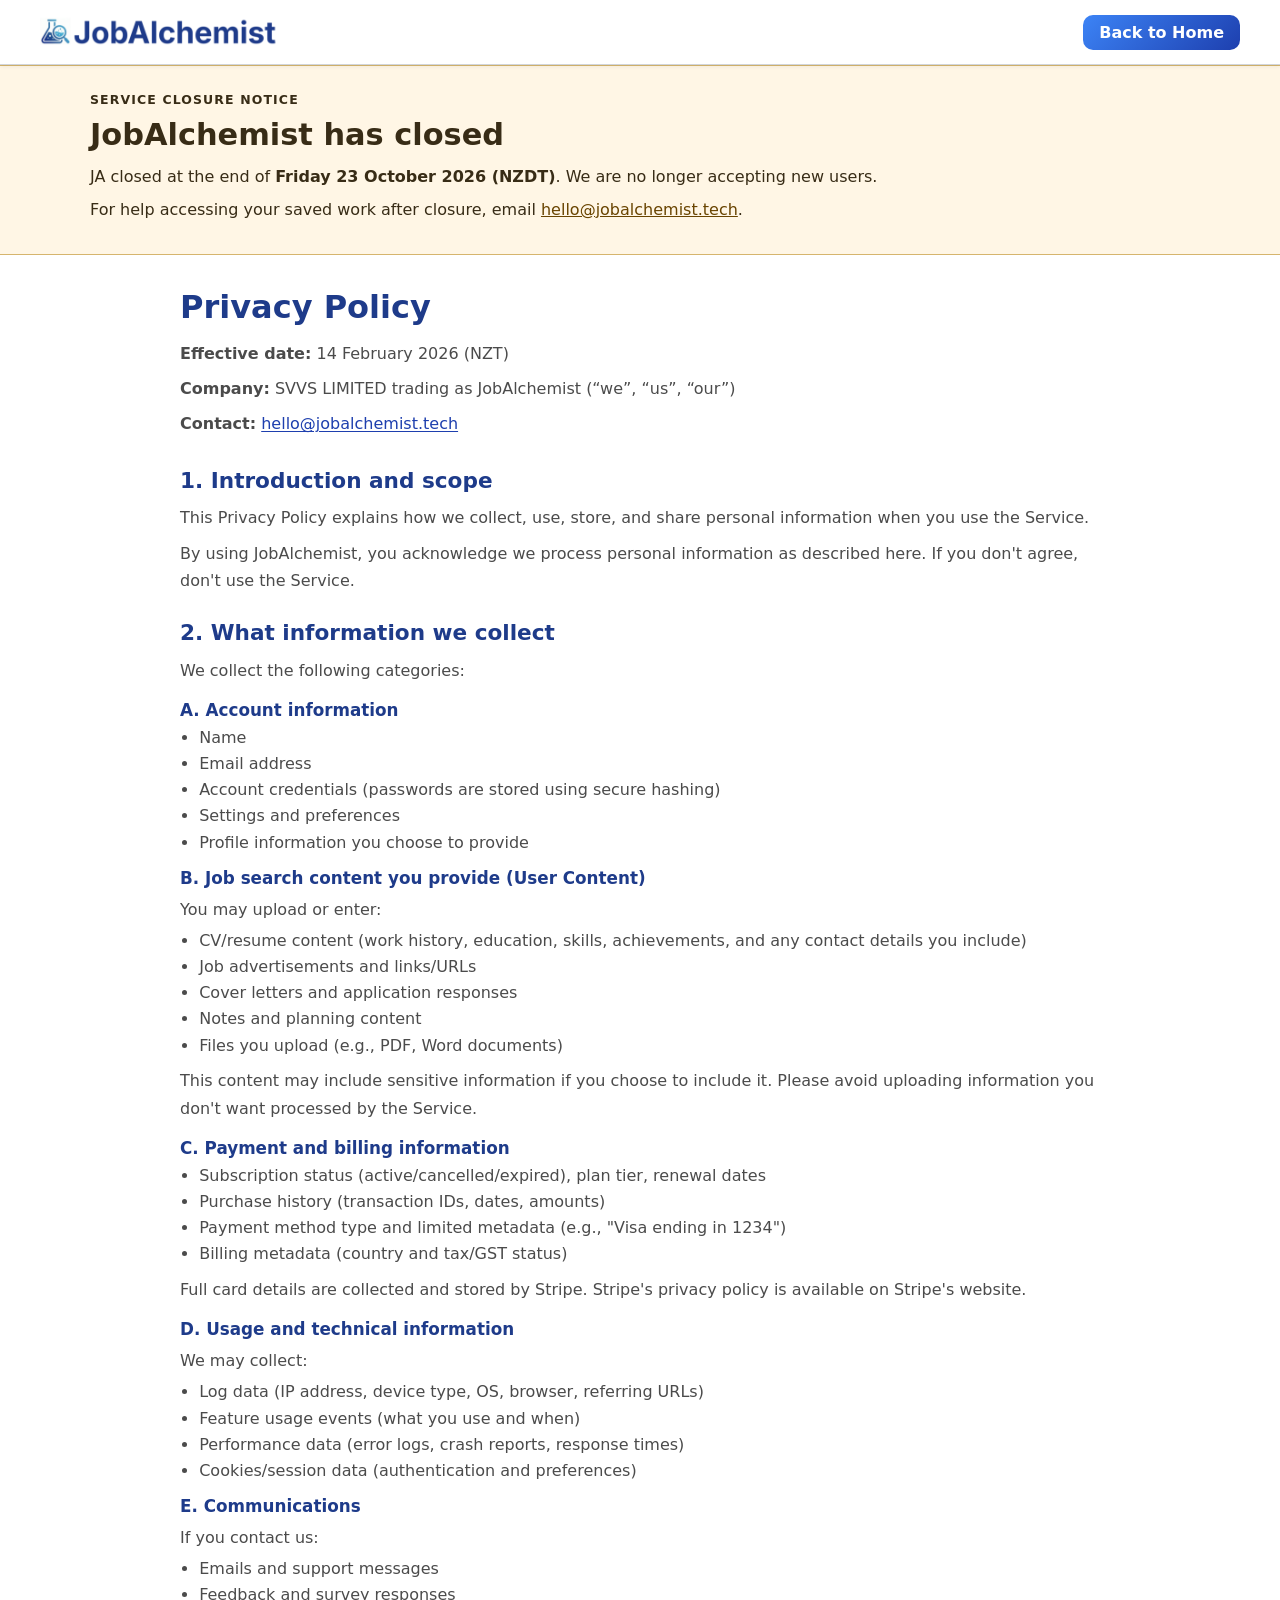
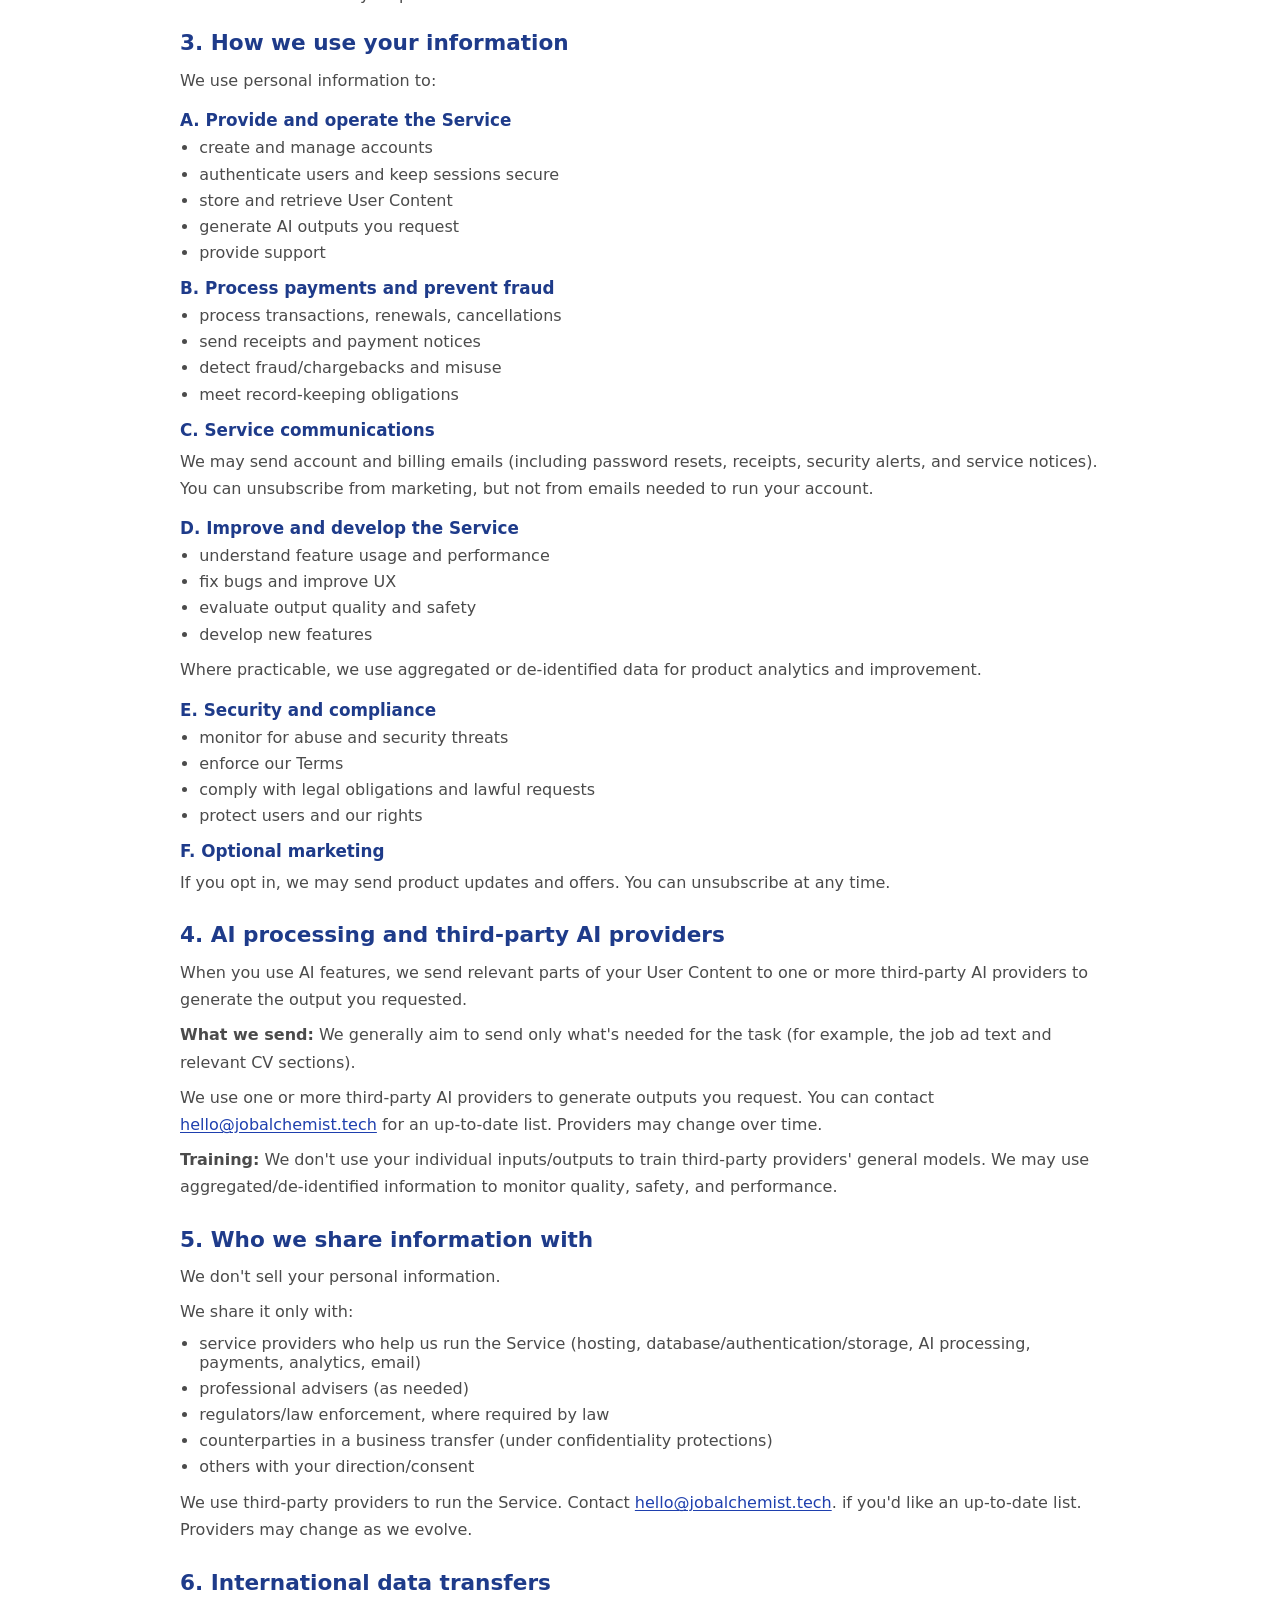
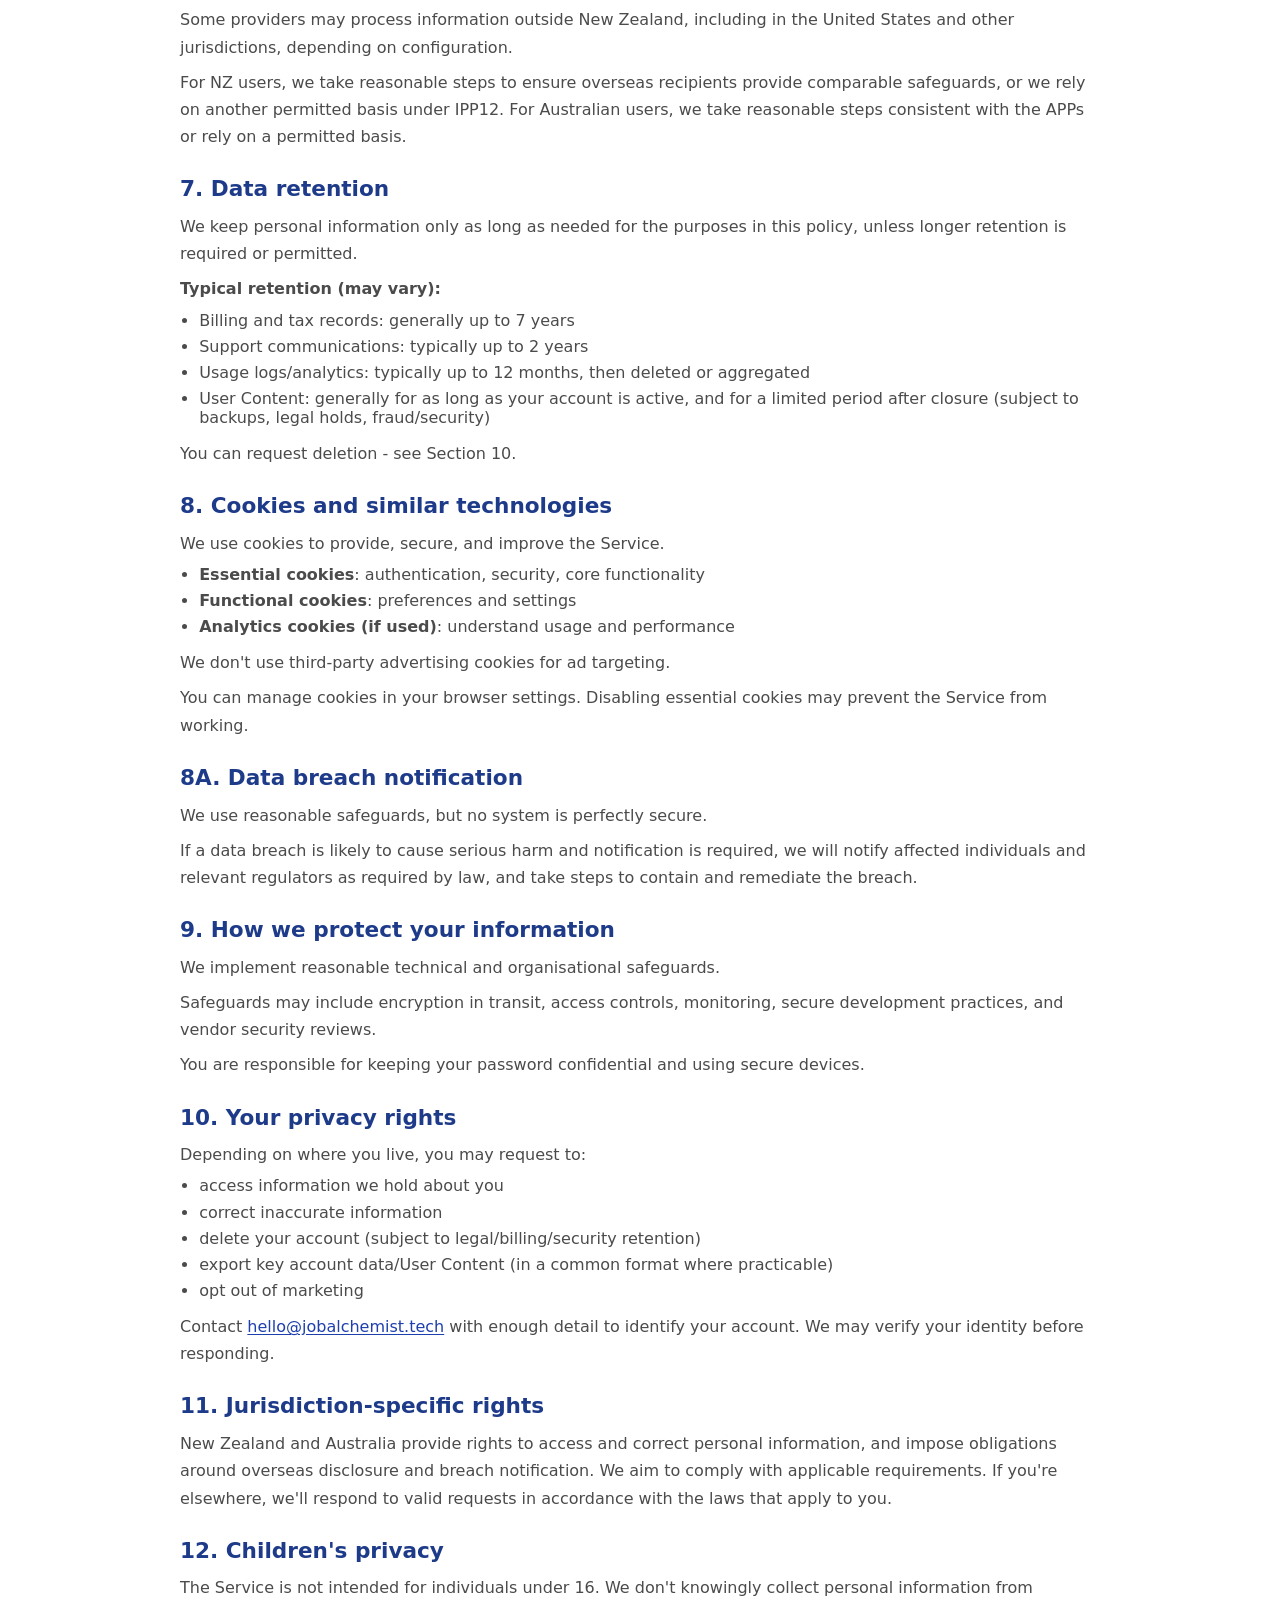
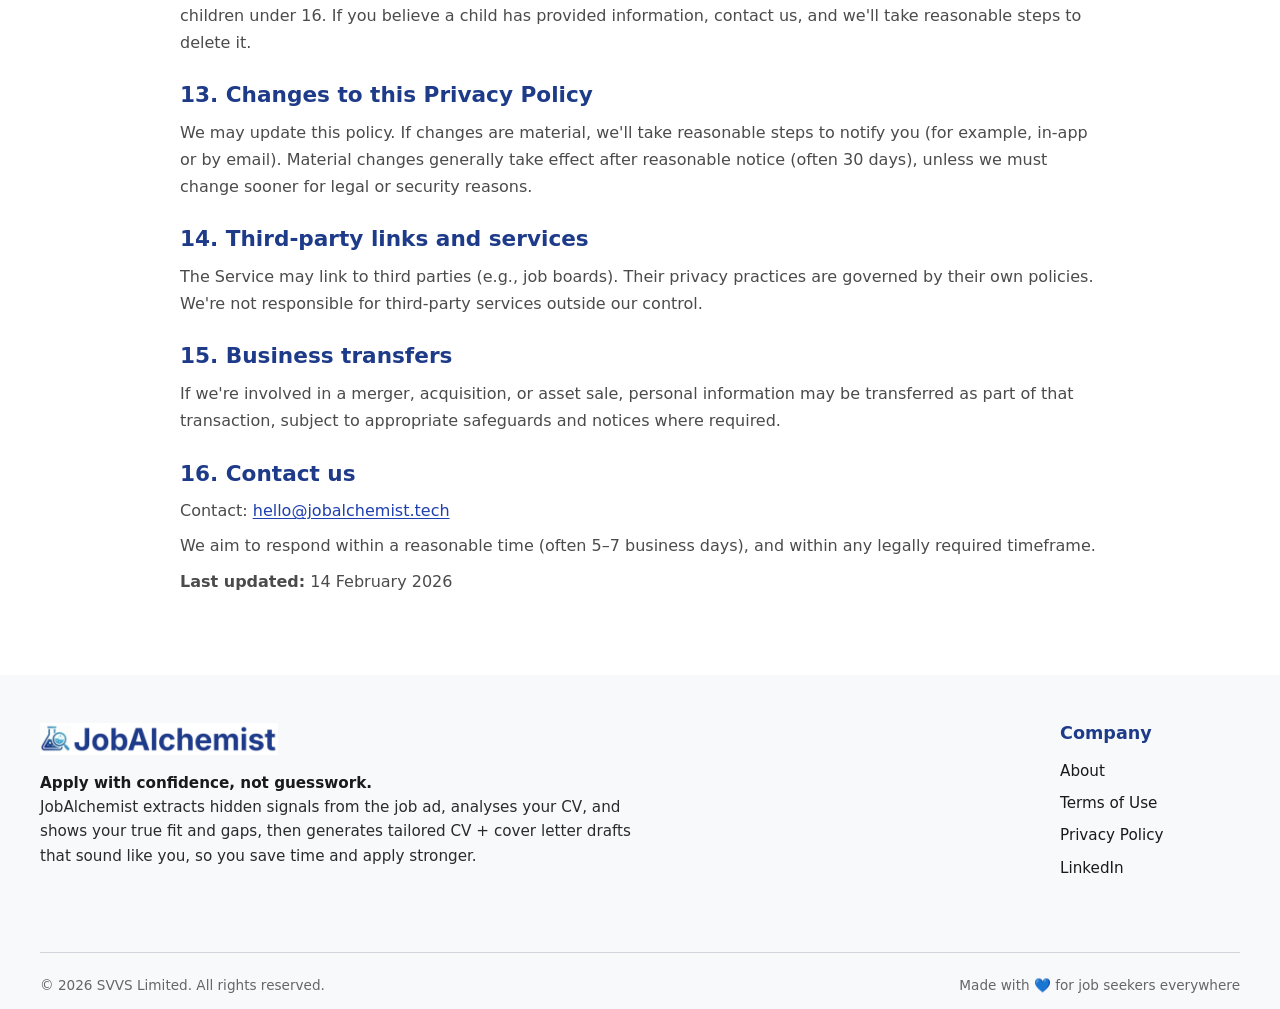
<file: privacy.html>
<!DOCTYPE html>
<html lang="en-NZ">
<head>
  <meta charset="UTF-8">
  <meta name="viewport" content="width=device-width, initial-scale=1.0">
  <title>Privacy Policy | JobAlchemist</title>
  <meta name="description" content="Read how JobAlchemist collects, uses, stores, and protects personal information, including AI-related data processing practices.">
  <meta name="robots" content="index, follow">
  <link rel="canonical" href="https://www.jobalchemist.tech/privacy.html">
  <meta property="og:locale" content="en_NZ">
  <meta property="og:type" content="article">
  <meta property="og:site_name" content="JobAlchemist">
  <meta property="og:title" content="Privacy Policy | JobAlchemist">
  <meta property="og:description" content="Read how JobAlchemist collects, uses, stores, and protects personal information, including AI-related data processing practices.">
  <meta property="og:url" content="https://www.jobalchemist.tech/privacy.html">
  <meta property="og:image" content="https://www.jobalchemist.tech/site-assests/JobAlchemist-unfurl-main-image.png">
  <meta name="twitter:card" content="summary_large_image">
  <meta name="twitter:title" content="Privacy Policy | JobAlchemist">
  <meta name="twitter:description" content="Read how JobAlchemist collects, uses, stores, and protects personal information, including AI-related data processing practices.">
  <meta name="twitter:image" content="https://www.jobalchemist.tech/site-assests/JobAlchemist-unfurl-main-image.png">
  <link rel="icon" type="image/png" href="site-assests/ja-favicon.png">
  <link rel="stylesheet" href="styles.css?v=20261016b">
  <script type="application/ld+json">
{
  "@context": "https://schema.org",
  "@type": "Organization",
  "name": "JobAlchemist",
  "alternateName": "JobAlchemist AI",
  "url": "https://www.jobalchemist.tech",
  "logo": "https://www.jobalchemist.tech/site-assests/email_logo.svg",
  "foundingDate": "2026",
  "description": "JobAlchemist is an AI-powered job application workflow tool. It analyses job ads, checks your fit before you apply, and generates tailored CV and cover letter drafts with clear reasoning. Built by SVVS Limited, New Zealand.",
  "founder": [
    {
      "@type": "Person",
      "name": "Suhel Mangera"
    },
    {
      "@type": "Person",
      "name": "Vanessa Thornton"
    }
  ],
  "address": {
    "@type": "PostalAddress",
    "addressCountry": "NZ"
  },
  "legalName": "SVVS Limited",
  "sameAs": [
    "https://www.linkedin.com/company/jobalchemist-ai/"]
}
</script>
</head>
<body data-closure-phase="after" class="legal-page" id="top">
  <nav class="navbar" aria-label="Primary">
    <div class="container">
      <a href="index.html" class="logo" aria-label="JobAlchemist home">
        <img src="site-assests/email_logo.svg" alt="JobAlchemist logo">
      </a>
      <ul class="nav-menu legal-nav-menu">
        <li><a class="cta-button" href="index.html">Back to Home</a></li>
      </ul>
    </div>
  </nav>
  <aside class="closure-notice" aria-labelledby="closure-heading">
    <div class="closure-notice-inner">
      <p class="closure-eyebrow">Service closure notice</p>
      <h2 id="closure-heading">JobAlchemist has closed</h2>
      <p>JA closed at the end of <strong>Friday 23 October 2026 (NZDT)</strong>. We are no longer accepting new users.</p>
      <p>For help accessing your saved work after closure, email <a href="mailto:hello@jobalchemist.tech">hello@jobalchemist.tech</a>.</p>
    </div>
  </aside>


  <main class="legal-content" aria-labelledby="privacy-title">
    <article>
      <header class="legal-header">
        <h1 id="privacy-title">Privacy Policy</h1>
        <p><strong>Effective date:</strong> 14 February 2026 (NZT)</p>
        <p><strong>Company:</strong> SVVS LIMITED trading as JobAlchemist (&ldquo;we&rdquo;, &ldquo;us&rdquo;, &ldquo;our&rdquo;)</p>
        <p><strong>Contact:</strong> <a href="mailto:hello@jobalchemist.tech">hello@jobalchemist.tech</a></p>
      </header>

      <section>
        <h2>1. Introduction and scope</h2>
        <p>This Privacy Policy explains how we collect, use, store, and share personal information when you use the Service.</p>
        <p>By using JobAlchemist, you acknowledge we process personal information as described here. If you don't agree, don't use the Service.</p>
      </section>

      <section>
        <h2>2. What information we collect</h2>
        <p>We collect the following categories:</p>
        <h3>A. Account information</h3>
        <ul>
          <li>Name</li>
          <li>Email address</li>
          <li>Account credentials (passwords are stored using secure hashing)</li>
          <li>Settings and preferences</li>
          <li>Profile information you choose to provide</li>
        </ul>
        <h3>B. Job search content you provide (User Content)</h3>
        <p>You may upload or enter:</p>
        <ul>
          <li>CV/resume content (work history, education, skills, achievements, and any contact details you include)</li>
          <li>Job advertisements and links/URLs</li>
          <li>Cover letters and application responses</li>
          <li>Notes and planning content</li>
          <li>Files you upload (e.g., PDF, Word documents)</li>
        </ul>
        <p>This content may include sensitive information if you choose to include it. Please avoid uploading information you don't want processed by the Service.</p>
        <h3>C. Payment and billing information</h3>
        <ul>
          <li>Subscription status (active/cancelled/expired), plan tier, renewal dates</li>
          <li>Purchase history (transaction IDs, dates, amounts)</li>
          <li>Payment method type and limited metadata (e.g., "Visa ending in 1234")</li>
          <li>Billing metadata (country and tax/GST status)</li>
        </ul>
        <p>Full card details are collected and stored by Stripe. Stripe's privacy policy is available on Stripe's website.</p>
        <h3>D. Usage and technical information</h3>
        <p>We may collect:</p>
        <ul>
          <li>Log data (IP address, device type, OS, browser, referring URLs)</li>
          <li>Feature usage events (what you use and when)</li>
          <li>Performance data (error logs, crash reports, response times)</li>
          <li>Cookies/session data (authentication and preferences)</li>
        </ul>
        <h3>E. Communications</h3>
        <p>If you contact us:</p>
        <ul>
          <li>Emails and support messages</li>
          <li>Feedback and survey responses</li>
        </ul>
      </section>

      <section>
        <h2>3. How we use your information</h2>
        <p>We use personal information to:</p>
        <h3>A. Provide and operate the Service</h3>
        <ul>
          <li>create and manage accounts</li>
          <li>authenticate users and keep sessions secure</li>
          <li>store and retrieve User Content</li>
          <li>generate AI outputs you request</li>
          <li>provide support</li>
        </ul>
        <h3>B. Process payments and prevent fraud</h3>
        <ul>
          <li>process transactions, renewals, cancellations</li>
          <li>send receipts and payment notices</li>
          <li>detect fraud/chargebacks and misuse</li>
          <li>meet record-keeping obligations</li>
        </ul>
        <h3>C. Service communications</h3>
        <p>We may send account and billing emails (including password resets, receipts, security alerts, and service notices). You can unsubscribe from marketing, but not from emails needed to run your account.</p>
        <h3>D. Improve and develop the Service</h3>
        <ul>
          <li>understand feature usage and performance</li>
          <li>fix bugs and improve UX</li>
          <li>evaluate output quality and safety</li>
          <li>develop new features</li>
        </ul>
        <p>Where practicable, we use aggregated or de-identified data for product analytics and improvement.</p>
        <h3>E. Security and compliance</h3>
        <ul>
          <li>monitor for abuse and security threats</li>
          <li>enforce our Terms</li>
          <li>comply with legal obligations and lawful requests</li>
          <li>protect users and our rights</li>
        </ul>
        <h3>F. Optional marketing</h3>
        <p>If you opt in, we may send product updates and offers. You can unsubscribe at any time.</p>
      </section>

      <section>
        <h2>4. AI processing and third-party AI providers</h2>
        <p>When you use AI features, we send relevant parts of your User Content to one or more third-party AI providers to generate the output you requested.</p>
        <p><strong>What we send:</strong> We generally aim to send only what's needed for the task (for example, the job ad text and relevant CV sections).</p>
        <p>We use one or more third-party AI providers to generate outputs you request. You can contact <a href="mailto:hello@jobalchemist.tech">hello@jobalchemist.tech</a> for an up-to-date list. Providers may change over time.</p>
        <p><strong>Training:</strong> We don't use your individual inputs/outputs to train third-party providers' general models. We may use aggregated/de-identified information to monitor quality, safety, and performance.</p>
      </section>

      <section>
        <h2>5. Who we share information with</h2>
        <p>We don't sell your personal information.</p>
        <p>We share it only with:</p>
        <ul>
          <li>service providers who help us run the Service (hosting, database/authentication/storage, AI processing, payments, analytics, email)</li>
          <li>professional advisers (as needed)</li>
          <li>regulators/law enforcement, where required by law</li>
          <li>counterparties in a business transfer (under confidentiality protections)</li>
          <li>others with your direction/consent</li>
        </ul>
        <p>We use third-party providers to run the Service. Contact <a href="mailto:hello@jobalchemist.tech">hello@jobalchemist.tech</a>. if you'd like an up-to-date list. Providers may change as we evolve.</p>
      </section>

      <section>
        <h2>6. International data transfers</h2>
        <p>Some providers may process information outside New Zealand, including in the United States and other jurisdictions, depending on configuration.</p>
        <p>For NZ users, we take reasonable steps to ensure overseas recipients provide comparable safeguards, or we rely on another permitted basis under IPP12. For Australian users, we take reasonable steps consistent with the APPs or rely on a permitted basis.</p>
      </section>

      <section>
        <h2>7. Data retention</h2>
        <p>We keep personal information only as long as needed for the purposes in this policy, unless longer retention is required or permitted.</p>
        <p><strong>Typical retention (may vary):</strong></p>
        <ul>
          <li>Billing and tax records: generally up to 7 years</li>
          <li>Support communications: typically up to 2 years</li>
          <li>Usage logs/analytics: typically up to 12 months, then deleted or aggregated</li>
          <li>User Content: generally for as long as your account is active, and for a limited period after closure (subject to backups, legal holds, fraud/security)</li>
        </ul>
        <p>You can request deletion - see Section 10.</p>
      </section>

      <section>
        <h2>8. Cookies and similar technologies</h2>
        <p>We use cookies to provide, secure, and improve the Service.</p>
        <ul>
          <li><strong>Essential cookies</strong>: authentication, security, core functionality</li>
          <li><strong>Functional cookies</strong>: preferences and settings</li>
          <li><strong>Analytics cookies (if used)</strong>: understand usage and performance</li>
        </ul>
        <p>We don't use third-party advertising cookies for ad targeting.</p>
        <p>You can manage cookies in your browser settings. Disabling essential cookies may prevent the Service from working.</p>
      </section>

      <section>
        <h2>8A. Data breach notification</h2>
        <p>We use reasonable safeguards, but no system is perfectly secure.</p>
        <p>If a data breach is likely to cause serious harm and notification is required, we will notify affected individuals and relevant regulators as required by law, and take steps to contain and remediate the breach.</p>
      </section>

      <section>
        <h2>9. How we protect your information</h2>
        <p>We implement reasonable technical and organisational safeguards.</p>
        <p>Safeguards may include encryption in transit, access controls, monitoring, secure development practices, and vendor security reviews.</p>
        <p>You are responsible for keeping your password confidential and using secure devices.</p>
      </section>

      <section>
        <h2>10. Your privacy rights</h2>
        <p>Depending on where you live, you may request to:</p>
        <ul>
          <li>access information we hold about you</li>
          <li>correct inaccurate information</li>
          <li>delete your account (subject to legal/billing/security retention)</li>
          <li>export key account data/User Content (in a common format where practicable)</li>
          <li>opt out of marketing</li>
        </ul>
        <p>Contact <a href="mailto:hello@jobalchemist.tech">hello@jobalchemist.tech</a> with enough detail to identify your account. We may verify your identity before responding.</p>
      </section>

      <section>
        <h2>11. Jurisdiction-specific rights</h2>
        <p>New Zealand and Australia provide rights to access and correct personal information, and impose obligations around overseas disclosure and breach notification. We aim to comply with applicable requirements. If you're elsewhere, we'll respond to valid requests in accordance with the laws that apply to you.</p>
      </section>

      <section>
        <h2>12. Children's privacy</h2>
        <p>The Service is not intended for individuals under 16. We don't knowingly collect personal information from children under 16. If you believe a child has provided information, contact us, and we'll take reasonable steps to delete it.</p>
      </section>

      <section>
        <h2>13. Changes to this Privacy Policy</h2>
        <p>We may update this policy. If changes are material, we'll take reasonable steps to notify you (for example, in-app or by email). Material changes generally take effect after reasonable notice (often 30 days), unless we must change sooner for legal or security reasons.</p>
      </section>

      <section>
        <h2>14. Third-party links and services</h2>
        <p>The Service may link to third parties (e.g., job boards). Their privacy practices are governed by their own policies. We're not responsible for third-party services outside our control.</p>
      </section>

      <section>
        <h2>15. Business transfers</h2>
        <p>If we're involved in a merger, acquisition, or asset sale, personal information may be transferred as part of that transaction, subject to appropriate safeguards and notices where required.</p>
      </section>

      <section>
        <h2>16. Contact us</h2>
        <p>Contact: <a href="mailto:hello@jobalchemist.tech">hello@jobalchemist.tech</a></p>
        <p>We aim to respond within a reasonable time (often 5&ndash;7 business days), and within any legally required timeframe.</p>
        <p><strong>Last updated:</strong> 14 February 2026</p>
      </section>
    </article>
  </main>

  <footer>
    <div class="footer-top">
      <div class="footer-about">
        <div class="footer-logo">
          <img src="site-assests/email_logo.svg" alt="JobAlchemist logo">
        </div>
        <p><span class="footer-tagline">Apply with confidence, not guesswork.</span><br>
        JobAlchemist extracts hidden signals from the job ad, analyses your CV, and shows your true fit and gaps, then generates tailored CV + cover letter drafts that sound like you, so you save time and apply stronger.</p>
      </div>
      <div class="footer-links">
        <h4>Company</h4>
        <a href="about.html">About</a>
        <a href="terms.html">Terms of Use</a>
        <a href="privacy.html">Privacy Policy</a>
        <a href="https://www.linkedin.com/company/jobalchemist-ai/" target="_blank" rel="noreferrer">LinkedIn</a>
      </div>
    </div>
    <div class="footer-bottom">
      <span>&copy; 2026 SVVS Limited. All rights reserved.</span>
      <span>Made with <span class="heart">&#128153;</span> for job seekers everywhere</span>
    </div>
  </footer>
</body>
</html>
</file>
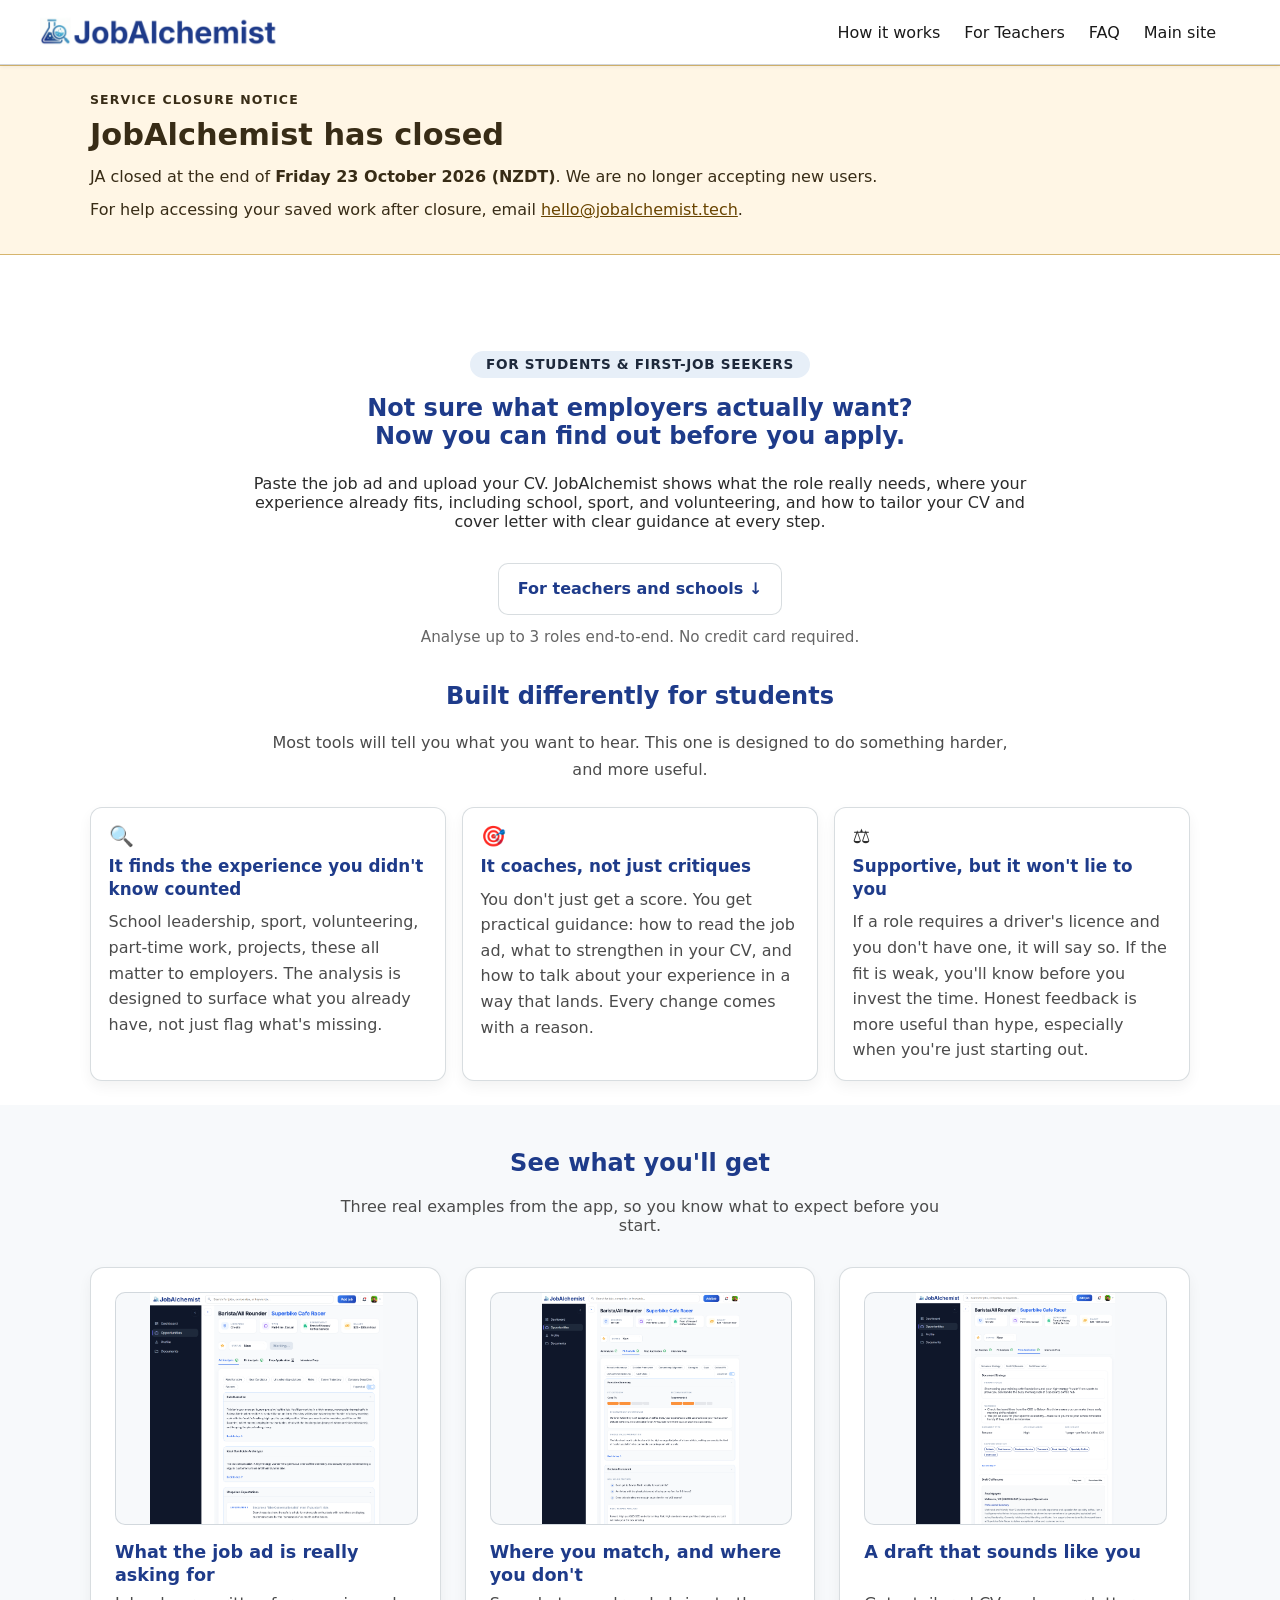
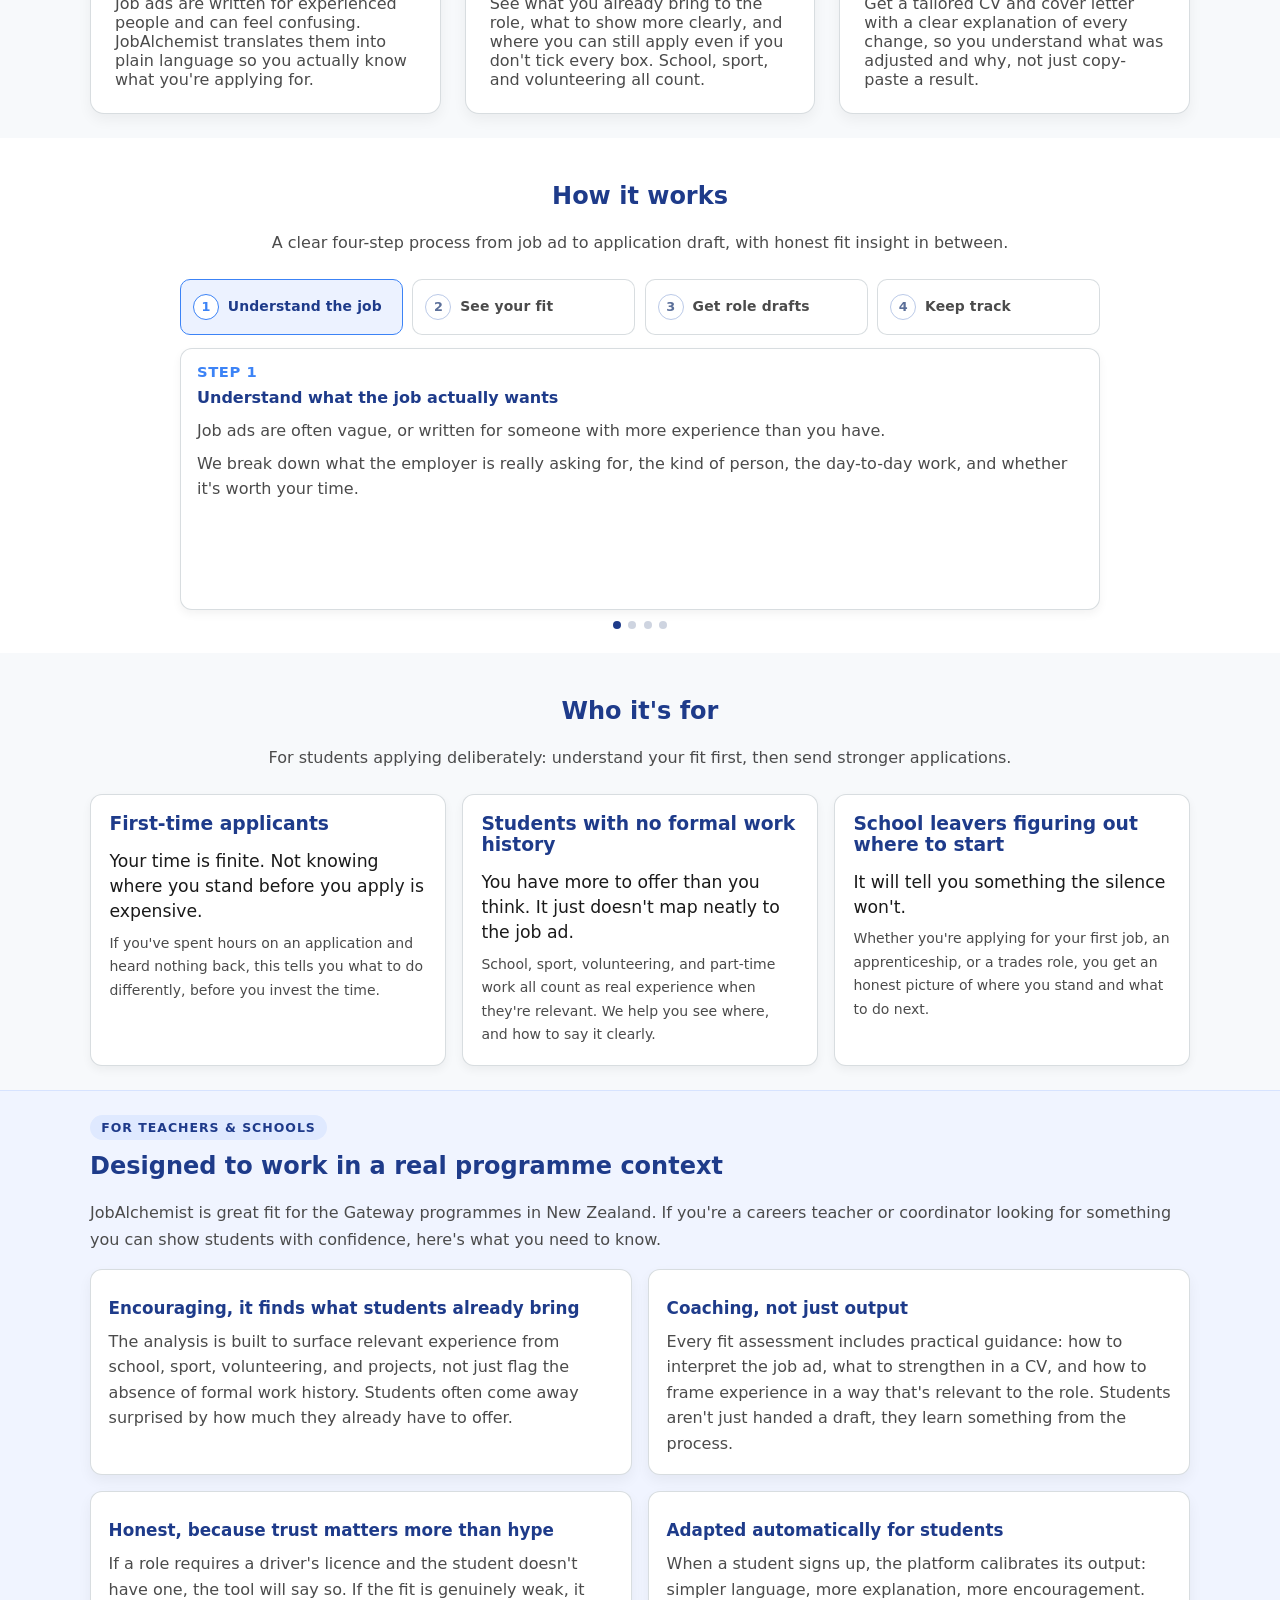
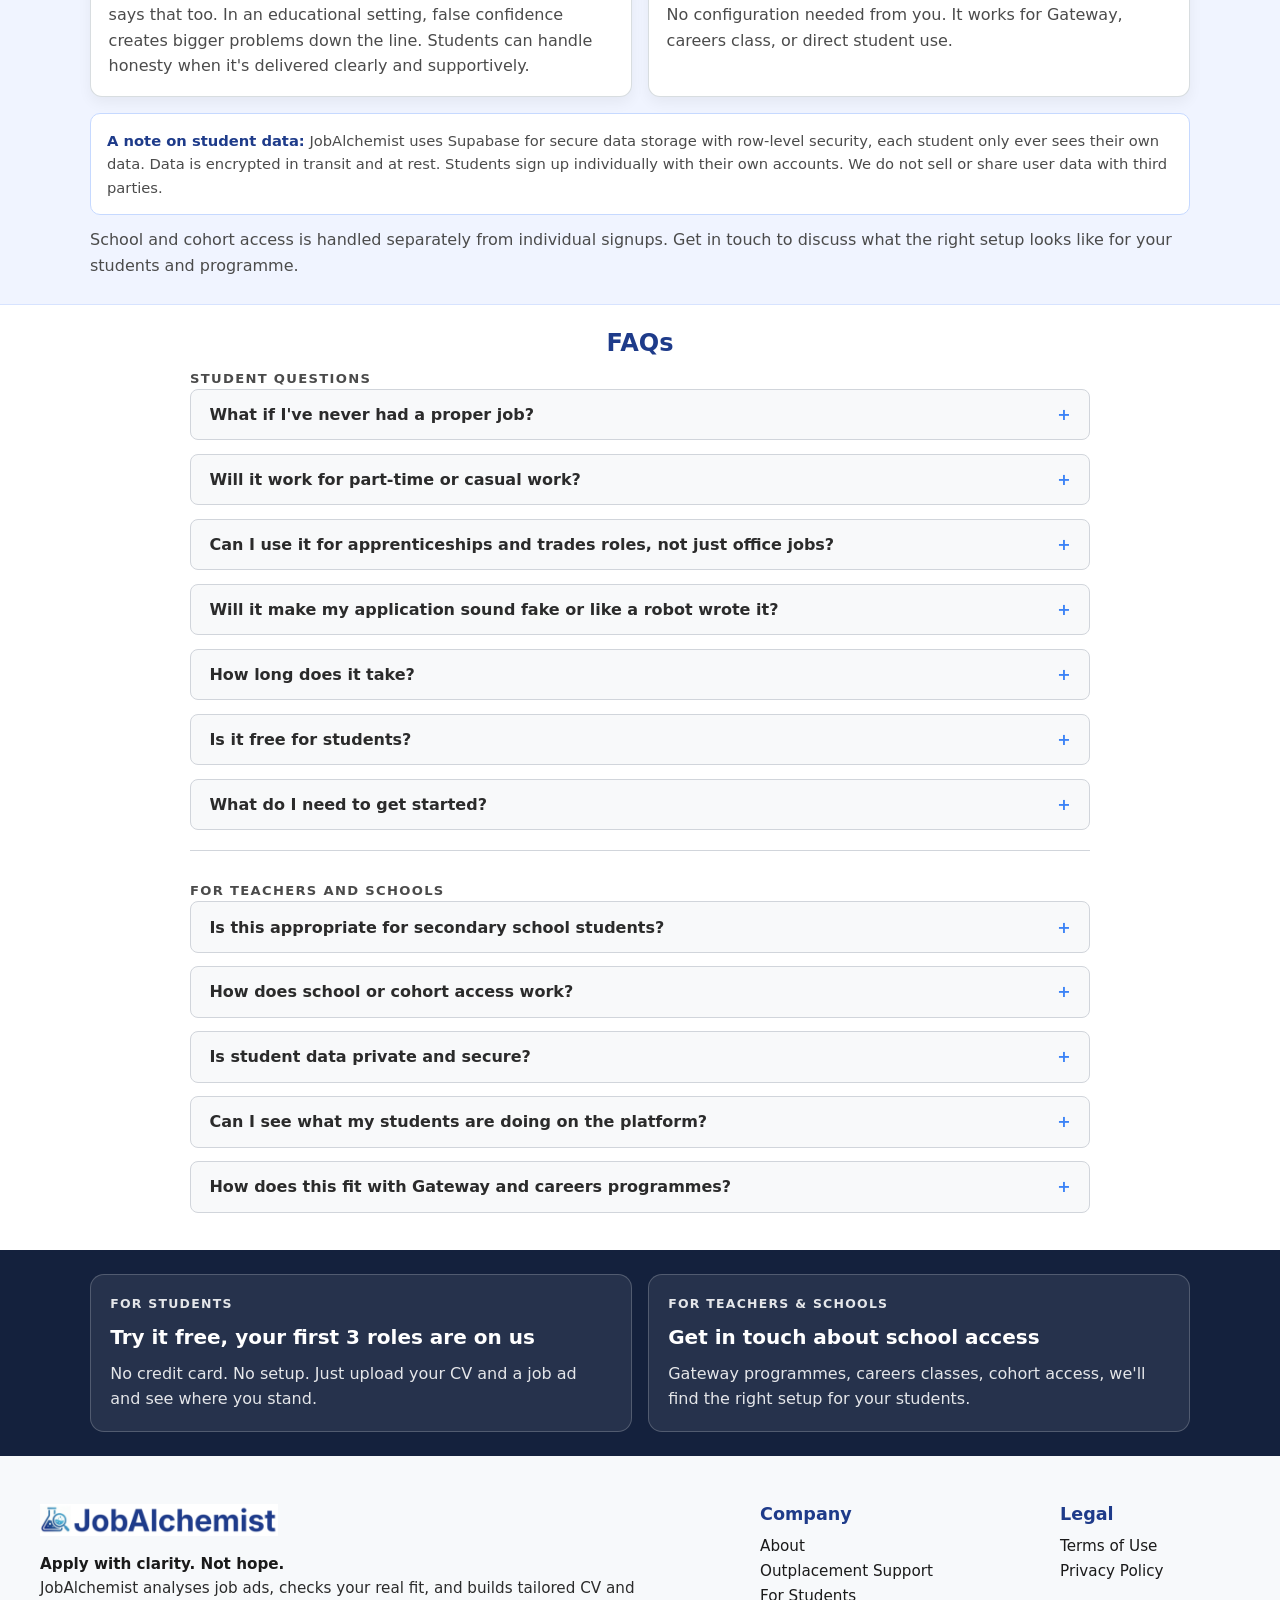
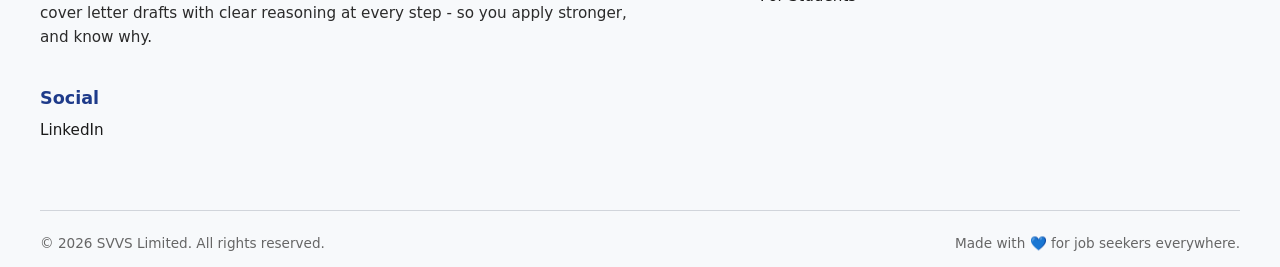
<file: students.html>
<!DOCTYPE html>
<html lang="en-NZ">
<head>
  <meta charset="UTF-8">
  <meta name="viewport" content="width=device-width, initial-scale=1.0">
  <title>JobAlchemist for Students | Apply with confidence, not guesswork</title>
  <meta name="description" content="JobAlchemist closed at the end of Friday 23 October 2026 (NZDT). Email hello@jobalchemist.tech for help accessing saved work.">
  <meta name="author" content="Suhel Mangera">
  <meta name="robots" content="index, follow">
  <link rel="canonical" href="https://www.jobalchemist.tech/students.html">
  <meta property="og:locale" content="en_NZ">
  <meta property="og:type" content="website">
  <meta property="og:site_name" content="JobAlchemist">
  <meta property="og:title" content="JobAlchemist for Students | Apply with confidence, not guesswork">
  <meta property="og:description" content="JobAlchemist closed at the end of Friday 23 October 2026 (NZDT). Email hello@jobalchemist.tech for help accessing saved work.">
  <meta property="og:url" content="https://www.jobalchemist.tech/students.html">
  <meta property="og:updated_time" content="2026-10-24T00:00:00+13:00">
  <meta property="og:image" content="https://www.jobalchemist.tech/site-assests/JobAlchemist-unfurl-main-image.png">
  <meta property="og:image:alt" content="JobAlchemist student landing page preview">
  <meta name="twitter:card" content="summary_large_image">
  <meta name="twitter:title" content="JobAlchemist for Students | Apply with confidence, not guesswork">
  <meta name="twitter:description" content="JobAlchemist closed at the end of Friday 23 October 2026 (NZDT). Email hello@jobalchemist.tech for help accessing saved work.">
  <meta name="twitter:image" content="https://www.jobalchemist.tech/site-assests/JobAlchemist-unfurl-main-image.png">
  <link rel="icon" type="image/png" href="site-assests/ja-favicon.png">
  <link rel="stylesheet" href="styles.css?v=20261016b">
  <script type="application/ld+json">
{
  "@context": "https://schema.org",
  "@type": "Organization",
  "name": "JobAlchemist",
  "alternateName": "JobAlchemist AI",
  "url": "https://www.jobalchemist.tech",
  "logo": "https://www.jobalchemist.tech/site-assests/email_logo.svg",
  "foundingDate": "2026",
  "description": "JobAlchemist is an AI-powered job application workflow tool. It analyses job ads, checks your fit before you apply, and generates tailored CV and cover letter drafts with clear reasoning. Built by SVVS Limited, New Zealand.",
  "founder": [
    {
      "@type": "Person",
      "name": "Suhel Mangera"
    },
    {
      "@type": "Person",
      "name": "Vanessa Thornton"
    }
  ],
  "address": {
    "@type": "PostalAddress",
    "addressCountry": "NZ"
  },
  "legalName": "SVVS Limited",
  "sameAs": [
    "https://www.linkedin.com/company/jobalchemist-ai/"]
}
</script>
  <link href="https://cdn.jsdelivr.net/npm/bootstrap-icons@1.10.5/font/bootstrap-icons.css" rel="stylesheet">
  <style>
    .students-page .nav-menu .nav-spacer {
      flex: 1 1 auto;
      pointer-events: none;
    }

    .students-page .hero-actions {
      display: flex;
      flex-wrap: wrap;
      justify-content: center;
      gap: 0.75rem;
      margin-top: 2rem;
    }

    .students-page .hero-actions .pricing-cta,
    .students-page .hero-actions .hero-secondary-cta {
      display: inline-flex;
      align-items: center;
      justify-content: center;
      height: 52px;
      padding: 0 1.2rem;
      margin: 0;
      box-sizing: border-box;
      line-height: 1.2;
    }

    .students-page .hero-secondary-cta {
      border: 1px solid var(--border);
      border-radius: var(--cta-radius);
      text-decoration: none;
      font-weight: 600;
      color: var(--secondary);
      background: var(--bg);
      transition: border-color 0.2s ease, background-color 0.2s ease;
    }

    .students-page .hero-secondary-cta:hover {
      border-color: var(--primary);
      background-color: var(--surface-alt);
    }

    .students-page .hero-microcopy {
      margin: 0.85rem 0 0;
      color: var(--text-subtle);
      font-size: 0.95rem;
    }

    .students-page #hero.hero-section {
      padding-bottom: 1.5rem;
    }

    .students-page #student-principles .section-shell {
      padding-top: 0.75rem;
    }

    .students-page #student-principles h2 {
      margin-top: 0;
    }

    .students-page .hero-content .subheadline {
      margin: 0;
    }

    .students-page .hero-bridge {
      margin: 0.9rem 0;
      color: var(--text-muted);
      line-height: 1.6;
    }

    .students-page .section-shell {
      max-width: 1100px;
      margin: 0 auto;
      padding: var(--section-pad) 1rem;
    }

    .students-page .section-shell h2,
    .students-page .section-shell > p {
      text-align: center;
    }

    .students-page .section-lead {
      margin: 0.65rem auto 0;
      max-width: 740px;
      color: var(--text-muted);
      line-height: 1.65;
    }

    .students-page .principles-grid,
    .students-page .audience-grid,
    .students-page .teacher-grid,
    .students-page .closing-grid {
      display: grid;
      grid-template-columns: repeat(3, minmax(0, 1fr));
      gap: 1rem;
      margin-top: 1.5rem;
    }

    .students-page .principle-card,
    .students-page .audience-card,
    .students-page .teacher-card {
      border: 1px solid var(--border);
      border-radius: 12px;
      background: var(--bg);
      padding: 1.1rem;
      box-shadow: 0 6px 14px var(--shadow);
    }

    .students-page .principle-card--highlight {
      background: var(--bg);
    }

    .students-page .principle-icon {
      font-size: 1.25rem;
      line-height: 1;
    }

    .students-page .principle-card h3,
    .students-page .teacher-card h3 {
      margin: 0.6rem 0 0.55rem;
      font-size: 1.05rem;
      line-height: 1.35;
      color: var(--secondary);
    }

    .students-page .principle-card p,
    .students-page .teacher-card p {
      margin: 0;
      color: var(--text-muted);
      line-height: 1.6;
    }

    .students-page .proof-section .proof-card {
      background: var(--bg);
    }

    .students-page .workflow-section {
      background: var(--bg);
    }

    .students-page .workflow-section .workflow-shell {
      max-width: 920px;
      text-align: center;
    }

    .students-page .workflow-section .section-subheading {
      text-align: center;
      color: var(--text-muted);
      max-width: 850px;
      margin: 0.7rem auto 1.4rem;
      line-height: 1.65;
    }

    .students-page .workflow-tabs-wrap {
      margin-top: 1.1rem;
      width: 100%;
      max-width: 100%;
    }

    .students-page .workflow-mobile-meta,
    .students-page .workflow-mobile-actions,
    .students-page .workflow-dots-mobile {
      display: none;
    }

    .students-page .workflow-tabs {
      display: grid;
      grid-template-columns: repeat(4, minmax(0, 1fr));
      gap: 0.6rem;
    }

    .students-page .workflow-tab {
      border: 1px solid var(--border);
      background: var(--bg);
      color: var(--text-muted);
      border-radius: 10px;
      padding: 0.65rem 0.75rem;
      text-align: left;
      display: flex;
      align-items: center;
      gap: 0.55rem;
      font: inherit;
      font-weight: 600;
      cursor: pointer;
      min-height: 56px;
      transition: border-color 0.2s ease, background-color 0.2s ease, color 0.2s ease;
    }

    .students-page .workflow-tab:hover {
      border-color: #9bb2e4;
    }

    .students-page .workflow-tab:focus-visible {
      outline: 2px solid var(--primary);
      outline-offset: 2px;
    }

    .students-page .workflow-tab.is-active {
      border-color: var(--primary);
      background: #ecf2ff;
      color: var(--secondary);
    }

    .students-page .workflow-tab-number {
      width: 1.5rem;
      height: 1.5rem;
      border-radius: 999px;
      border: 1px solid #bbcae8;
      color: #5b6f99;
      display: inline-flex;
      align-items: center;
      justify-content: center;
      font-size: 0.8rem;
      font-weight: 700;
      line-height: 1;
      flex-shrink: 0;
    }

    .students-page .workflow-tab.is-active .workflow-tab-number {
      border-color: var(--primary);
      color: var(--primary);
      background: #ffffff;
    }

    .students-page .workflow-tab-text {
      font-size: 0.87rem;
      letter-spacing: 0.01em;
      line-height: 1.25;
    }

    .students-page .workflow-panel-frame {
      margin-top: 0.8rem;
      background: var(--bg);
      border: 1px solid var(--border);
      border-radius: 12px;
      box-shadow: 0 4px 10px var(--shadow);
      height: 260px;
      overflow: hidden;
    }

    .students-page .workflow-panel {
      display: none;
      height: 100%;
      overflow-y: auto;
      padding: 0.9rem 1rem;
      text-align: left;
    }

    .students-page .workflow-panel.is-active {
      display: block;
    }

    .students-page .workflow-panel .step-label {
      margin: 0;
      color: var(--primary);
      font-size: 0.92rem;
      text-transform: uppercase;
      letter-spacing: 0.04em;
    }

    .students-page .workflow-panel .step-heading {
      margin: 0.5rem 0 0.65rem;
      color: var(--secondary);
      font-weight: 700;
    }

    .students-page .workflow-panel p {
      margin: 0.5rem 0 0;
      line-height: 1.58;
      color: var(--text-muted);
    }

    .students-page .workflow-dots {
      margin-top: 0.7rem;
      display: flex;
      justify-content: center;
      gap: 0.45rem;
    }

    .students-page .workflow-dot {
      width: 8px;
      height: 8px;
      border-radius: 999px;
      background: #c5ccda;
      opacity: 0.85;
      display: inline-block;
    }

    .students-page .workflow-dot.is-active {
      background: var(--secondary);
      opacity: 1;
    }

    .students-page .audience-section {
      background: var(--surface);
    }

    .students-page .audience-section .section-subheading {
      text-align: center;
      color: var(--text-muted);
      max-width: 880px;
      margin: 0.7rem auto 1.4rem;
      line-height: 1.65;
    }

    .students-page .audience-grid {
      display: grid;
      grid-template-columns: repeat(3, minmax(0, 1fr));
      gap: 1rem;
      margin-top: 1.4rem;
    }

    .students-page .audience-card {
      background: var(--bg);
      border: 1px solid var(--border);
      border-radius: 12px;
      padding: 1.15rem;
      box-shadow: 0 4px 10px var(--shadow);
    }

    .students-page .audience-card h3 {
      margin: 0;
      color: var(--secondary);
    }

    .students-page .audience-card p {
      margin: 0.65rem 0 0;
      color: var(--text-muted);
      line-height: 1.68;
      font-size: 0.875rem;
    }

    .students-page .audience-card .audience-hook {
      margin: 0.95rem 0 0.45rem;
      font-size: 1.08rem;
      line-height: 1.45;
      font-weight: 450;
      color: var(--text-strong);
    }

    .students-page .audience-card .audience-hook + p {
      margin-top: 0;
    }

    .students-page .disqualifier-line {
      margin: 1rem auto 0;
      color: var(--text-subtle);
      max-width: 880px;
      text-align: center;
      font-size: 0.95rem;
      line-height: 1.6;
    }

    .students-page #for-teachers {
      background: #f0f4ff;
      border-top: 1px solid #d7e3ff;
      border-bottom: 1px solid #d7e3ff;
    }

    .students-page .teacher-shell {
      max-width: 1100px;
      margin: 0 auto;
      padding: var(--section-pad) 1rem;
    }

    .students-page .teacher-eyebrow {
      display: inline-block;
      background: #dfe9ff;
      color: #1e3a8a;
      font-size: 0.78rem;
      text-transform: uppercase;
      letter-spacing: 0.08em;
      font-weight: 700;
      border-radius: 999px;
      padding: 0.3rem 0.7rem;
      margin-bottom: 0.8rem;
    }

    .students-page .teacher-shell h2 {
      margin-top: 0;
    }

    .students-page .teacher-shell > p {
      color: var(--text-muted);
      line-height: 1.65;
      max-width: 860px;
      margin: 0.75rem 0 0;
    }

    .students-page .teacher-shell .teacher-intro {
      max-width: none;
      margin-top: 0.75rem;
    }

    .students-page .teacher-shell .teacher-outro {
      max-width: none;
    }

    .students-page .teacher-grid {
      grid-template-columns: repeat(2, minmax(0, 1fr));
      margin-top: 1rem;
    }

    .students-page .teacher-privacy-note {
      margin-top: 1rem;
      background: var(--bg);
      border: 1px solid #c6d9ff;
      border-radius: 10px;
      padding: 0.9rem 1rem;
      color: var(--text-muted);
      font-size: 0.92rem;
      line-height: 1.6;
    }

    .students-page .teacher-privacy-note strong {
      color: var(--secondary);
    }

    .students-page .teacher-cta {
      display: inline-block;
      margin-top: 1rem;
      padding: 0.6rem 1rem;
      border: 1px solid var(--secondary);
      border-radius: var(--cta-radius);
      color: var(--secondary);
      text-decoration: none;
      font-weight: 600;
      background: transparent;
      transition: background-color 0.2s ease, color 0.2s ease;
    }

    .students-page .teacher-cta:hover {
      background: rgba(37, 99, 235, 0.08);
      color: var(--secondary);
    }

    .students-page #faq {
      padding: var(--section-pad) 1rem;
    }

    .students-page #faq .faq-shell {
      max-width: 900px;
      margin: 0 auto;
    }

    .students-page #faq h2 {
      text-align: center;
      margin: 0;
    }

    .students-page .faq-track-title {
      margin: 1.5rem 0 0.9rem;
      font-size: 0.82rem;
      text-transform: uppercase;
      letter-spacing: 0.1em;
      color: var(--text-subtle);
      font-weight: 700;
    }

    .students-page .faq-divider {
      margin-top: 1.25rem;
      padding-top: 1.1rem;
      border-top: 1px solid var(--border-light);
    }

    .students-page #faq details {
      background: var(--surface-soft);
      border-radius: 8px;
      padding: 0.95rem 1.15rem;
      margin-bottom: 0.85rem;
      border: 1px solid var(--border-light);
      text-align: left;
    }

    .students-page #faq summary {
      list-style: none;
      font-weight: 600;
      cursor: pointer;
      position: relative;
      padding-right: 1.2rem;
    }

    .students-page #faq summary::-webkit-details-marker {
      display: none;
    }

    .students-page #faq summary::after {
      content: '+';
      position: absolute;
      right: 0;
      top: 0;
      color: var(--primary);
    }

    .students-page #faq details[open] summary::after {
      content: '-';
    }

    .students-page #faq p {
      margin: 0.7rem 0 0;
      color: var(--text-muted);
      line-height: 1.62;
    }

    .students-page .closing-cta-section {
      background: #14213d;
      color: #dfe8ff;
      padding: var(--section-pad) 1rem;
    }

    .students-page .closing-wrap {
      max-width: 1100px;
      margin: 0 auto;
    }

    .students-page .closing-grid {
      grid-template-columns: repeat(2, minmax(0, 1fr));
      margin-top: 0;
    }

    .students-page .closing-card {
      border-radius: 14px;
      border: 1px solid rgba(255, 255, 255, 0.2);
      background: rgba(255, 255, 255, 0.08);
      padding: 1.2rem;
    }

    .students-page .closing-label {
      margin: 0;
      text-transform: uppercase;
      letter-spacing: 0.1em;
      font-size: 0.78rem;
      color: rgba(255, 255, 255, 0.75);
      font-weight: 700;
    }

    .students-page .closing-card h3 {
      margin: 0.6rem 0;
      color: #ffffff;
      font-size: 1.25rem;
      line-height: 1.35;
    }

    .students-page .closing-card p {
      margin: 0;
      color: rgba(255, 255, 255, 0.88);
      line-height: 1.6;
    }

    .students-page .closing-student-cta,
    .students-page .closing-teacher-cta {
      display: inline-block;
      margin-top: 1rem;
      text-decoration: none;
      font-weight: 600;
      border-radius: var(--cta-radius);
      padding: 0.62rem 1rem;
    }

    .students-page .closing-student-cta {
      background: #ffffff;
      color: #14213d;
      border: 1px solid #ffffff;
    }

    .students-page .closing-teacher-cta {
      background: transparent;
      color: #ffffff;
      border: 1px solid rgba(255, 255, 255, 0.75);
    }

    .students-page .closing-teacher-cta:hover {
      background: rgba(255, 255, 255, 0.1);
      color: #ffffff;
    }

    .students-page .footer-top {
      gap: 1.5rem;
    }

    .students-page .footer-links-group {
      flex: 0 1 180px;
      min-width: 150px;
    }

    .students-page .footer-links-group h4 {
      margin: 0 0 0.8rem;
    }

    .students-page .footer-links-group a {
      display: block;
      margin-bottom: 0.45rem;
      color: var(--text-strong);
      text-decoration: none;
    }

    @media (max-width: 1024px) {
      .students-page .workflow-tabs {
        display: flex;
        gap: 0.55rem;
        overflow-x: auto;
        padding-bottom: 0.2rem;
        scrollbar-width: thin;
      }

      .students-page .workflow-tab {
        flex: 0 0 220px;
      }

      .students-page .audience-grid {
        grid-template-columns: 1fr;
      }
    }

    @media (max-width: 980px) {
      .students-page .principles-grid {
        grid-template-columns: repeat(2, minmax(0, 1fr));
      }

      .students-page .teacher-grid,
      .students-page .closing-grid {
        grid-template-columns: 1fr;
      }
    }

    @media (max-width: 768px) {
      .students-page .nav-menu .nav-spacer {
        display: none;
      }

      .students-page .nav-menu li a.login-button,
      .students-page .nav-menu li a.cta-button {
        width: auto;
      }

      .students-page .hero-actions {
        flex-direction: column;
        width: min(360px, 100%);
        margin-left: auto;
        margin-right: auto;
      }

      .students-page .hero-actions a {
        width: 100%;
        box-sizing: border-box;
      }

      .students-page .workflow-tab {
        flex: 0 0 190px;
        min-height: 52px;
      }

      .students-page .workflow-tab-text {
        font-size: 0.84rem;
      }
    }

    @media (max-width: 600px) {
      .students-page .workflow-tabs-wrap {
        border: 1px solid var(--border);
        border-radius: 18px;
        padding: 0.8rem;
        background: var(--bg);
        box-sizing: border-box;
        overflow: hidden;
      }

      .students-page .workflow-mobile-meta {
        display: flex;
        align-items: center;
        justify-content: space-between;
        margin-bottom: 0.6rem;
        padding: 0 0.1rem;
        box-sizing: border-box;
      }

      .students-page .workflow-mobile-step {
        margin: 0;
        font-size: 0.94rem;
        color: var(--text-subtle);
        font-weight: 600;
      }

      .students-page .workflow-dots-mobile {
        display: flex;
        margin-top: 0;
      }

      .students-page .workflow-tabs {
        display: none;
      }

      .students-page .workflow-panel-frame {
        margin-top: 0;
        border: 0;
        box-shadow: none;
        background: transparent;
        height: auto;
        overflow: visible;
      }

      .students-page .workflow-panel {
        border: 1px solid var(--border);
        border-radius: 14px;
        padding: 1rem;
        background: var(--bg);
        overflow: visible;
        height: auto;
        box-sizing: border-box;
      }

      .students-page .workflow-mobile-actions {
        display: grid;
        grid-template-columns: repeat(2, minmax(0, 1fr));
        gap: 0.7rem;
        margin-top: 0.7rem;
        padding: 0 0.1rem;
        box-sizing: border-box;
      }

      .students-page .workflow-mobile-nav {
        border: 1px solid var(--border);
        border-radius: 10px;
        background: var(--bg);
        color: var(--secondary);
        font: inherit;
        font-weight: 600;
        padding: 0.58rem 0.8rem;
        text-align: center;
        cursor: pointer;
      }

      .students-page .workflow-mobile-nav[disabled] {
        opacity: 0.45;
        cursor: not-allowed;
      }

      .students-page .workflow-mobile-nav.is-prev::before {
        content: "\2190\00A0";
      }

      .students-page .workflow-mobile-nav.is-next::after {
        content: "\00A0\2192";
      }

      .students-page .workflow-tabs-wrap > .workflow-dots:not(.workflow-dots-mobile) {
        display: none;
      }
    }

    @media (max-width: 640px) {
      .students-page .principles-grid {
        grid-template-columns: 1fr;
      }
    }
  </style>
  <script type="application/ld+json">
{
  "@context": "https://schema.org",
  "@graph": [
    {
      "@type": "Organization",
      "@id": "https://www.jobalchemist.tech/#organization",
      "name": "JobAlchemist",
      "url": "https://www.jobalchemist.tech/",
      "logo": "https://www.jobalchemist.tech/site-assests/email_logo.svg",
      "sameAs": [
        "https://www.linkedin.com/company/jobalchemist-ai/"
      ]
    },
    {
      "@type": "WebSite",
      "@id": "https://www.jobalchemist.tech/#website",
      "url": "https://www.jobalchemist.tech/",
      "name": "JobAlchemist",
      "inLanguage": "en-NZ",
      "publisher": {
        "@id": "https://www.jobalchemist.tech/#organization"
      }
    },
    {
      "@type": "WebPage",
      "@id": "https://www.jobalchemist.tech/students.html#webpage",
      "url": "https://www.jobalchemist.tech/students.html",
      "name": "JobAlchemist for Students | Apply with confidence, not guesswork",
      "headline": "Not sure what employers actually want? Now you can find out before you apply.",
      "description": "JobAlchemist analyses the job ad and your experience - then gives you an honest picture of where you stand, what to highlight, and how to apply more clearly.",
      "inLanguage": "en-NZ",
      "dateModified": "2026-10-24",
      "isPartOf": {
        "@id": "https://www.jobalchemist.tech/#website"
      },
      "mainEntity": {
        "@id": "https://www.jobalchemist.tech/students.html#faq"
      }
    },
    {
      "@type": "FAQPage",
      "@id": "https://www.jobalchemist.tech/students.html#faq",
      "mainEntity": [
        {
          "@type": "Question",
          "name": "What if I've never had a proper job?",
          "acceptedAnswer": {
            "@type": "Answer",
            "text": "That's exactly what this is built for. We look at your real experience - school responsibilities, sport, volunteering, part-time or casual work, and projects - and show where it's relevant to the role. Not having a formal work history doesn't mean you have nothing to offer. It just means you need to show it differently."
          }
        },
        {
          "@type": "Question",
          "name": "Will it work for part-time or casual work?",
          "acceptedAnswer": {
            "@type": "Answer",
            "text": "Yes. Retail, hospitality, babysitting, lawn mowing, anything where you showed up and did a job - it counts. We help you frame it in a way that's relevant to the role you're applying for."
          }
        },
        {
          "@type": "Question",
          "name": "Can I use it for apprenticeships and trades roles - not just office jobs?",
          "acceptedAnswer": {
            "@type": "Answer",
            "text": "Yes. The analysis works for any role with a job ad. Whether you're applying for a trade apprenticeship, a hospitality position, a retail role, or an office job - the process is the same."
          }
        },
        {
          "@type": "Question",
          "name": "Will it make my application sound fake or like a robot wrote it?",
          "acceptedAnswer": {
            "@type": "Answer",
            "text": "No - and this matters. The drafts are built around your actual experience, not a generic template. You also see a plain-English explanation of every change, so you understand it and can talk to it in an interview. If something doesn't sound like you, you change it. The goal is a stronger version of your voice, not a replacement for it."
          }
        },
        {
          "@type": "Question",
          "name": "How long does it take?",
          "acceptedAnswer": {
            "@type": "Answer",
            "text": "Usually a few minutes once your CV is uploaded. The full workflow - job analysis, fit check, and tailored drafts - can be done in a single sitting."
          }
        },
        {
          "@type": "Question",
          "name": "Is it free for students?",
          "acceptedAnswer": {
            "@type": "Answer",
            "text": "You can analyse up to 3 roles end-to-end for free - no credit card required. That covers the full workflow: job ad analysis, fit check, and tailored CV and cover letter drafts. After that, there's a paid plan if you want to keep going."
          }
        },
        {
          "@type": "Question",
          "name": "What do I need to get started?",
          "acceptedAnswer": {
            "@type": "Answer",
            "text": "A CV - even a basic one - and a job ad you want to apply for. That's it."
          }
        },
        {
          "@type": "Question",
          "name": "Is this appropriate for secondary school students?",
          "acceptedAnswer": {
            "@type": "Answer",
            "text": "Yes. The platform detects student accounts and adapts automatically - simpler language, more supportive framing, and output calibrated for applicants with limited work history. It's designed for Year 12 and 13 students and is currently being introduced to NZ schools through a Gateway programme partner."
          }
        },
        {
          "@type": "Question",
          "name": "How does school or cohort access work?",
          "acceptedAnswer": {
            "@type": "Answer",
            "text": "Students can sign up individually for free right now. For school-wide or cohort access - including managed setups for Gateway or careers programmes - get in touch via the contact form to discuss what's right for your context."
          }
        },
        {
          "@type": "Question",
          "name": "Is student data private and secure?",
          "acceptedAnswer": {
            "@type": "Answer",
            "text": "Yes. Each student has their own account and only ever sees their own data. We use Supabase with row-level security, and all data is encrypted in transit and at rest. We do not sell or share data with third parties."
          }
        },
        {
          "@type": "Question",
          "name": "Can I see what my students are doing on the platform?",
          "acceptedAnswer": {
            "@type": "Answer",
            "text": "Not currently - there's no teacher dashboard. Each student account is private to them. If teacher-facing visibility is something you need for your programme, mention it when you get in touch and we can discuss what's possible."
          }
        },
        {
          "@type": "Question",
          "name": "How does this fit with Gateway and careers programmes?",
          "acceptedAnswer": {
            "@type": "Answer",
            "text": "The workflow maps well to a structured class session: students bring a job ad, work through the analysis, review their fit, and produce draft application materials. JobAlchemist is currently being introduced to Gateway programmes in New Zealand. Get in touch to talk through how it could work in your programme."
          }
        }
      ]
    }
  ]
}
</script>

</head>
<body data-closure-phase="after" class="students-page" id="top">
  <nav class="navbar">
    <div class="container">
      <a href="index.html" class="logo" aria-label="JobAlchemist home">
        <img src="site-assests/email_logo.svg" alt="JobAlchemist logo">
      </a>
      <button class="nav-toggle" aria-label="Toggle navigation" aria-expanded="false">
        <span></span>
        <span></span>
        <span></span>
      </button>
      <ul class="nav-menu">
        <li><a href="#how-it-works">How it works</a></li>
        <li><a href="#for-teachers">For Teachers</a></li>
        <li><a href="#faq">FAQ</a></li>
        <li><a href="https://www.jobalchemist.tech/index.html">Main site</a></li>
        <li class="nav-spacer" aria-hidden="true"></li>


      </ul>
    </div>
  </nav>
  <aside class="closure-notice" aria-labelledby="closure-heading">
    <div class="closure-notice-inner">
      <p class="closure-eyebrow">Service closure notice</p>
      <h2 id="closure-heading">JobAlchemist has closed</h2>
      <p>JA closed at the end of <strong>Friday 23 October 2026 (NZDT)</strong>. We are no longer accepting new users.</p>
      <p>For help accessing your saved work after closure, email <a href="mailto:hello@jobalchemist.tech">hello@jobalchemist.tech</a>.</p>
    </div>
  </aside>


  <section id="hero" class="hero-section">
    <div class="hero-content">
      <span class="eyebrow-pill">For students &amp; first-job seekers</span>
      <h1>Not sure what employers actually want?<br>Now you can find out before you apply.</h1>
      <p class="subheadline">Paste the job ad and upload your CV. JobAlchemist shows what the role really needs, where your experience already fits, including school, sport, and volunteering, and how to tailor your CV and cover letter with clear guidance at every step.</p>
      <div class="hero-actions">

        <a class="hero-secondary-cta" href="#for-teachers">For teachers and schools &darr;</a>
      </div>
      <p class="hero-microcopy">Analyse up to 3 roles end-to-end. No credit card required.</p>
    </div>
  </section>

  <section id="student-principles">
    <div class="section-shell">
      <h2>Built differently for students</h2>
      <p class="section-lead">Most tools will tell you what you want to hear. This one is designed to do something harder, and more useful.</p>
      <div class="principles-grid">
        <article class="principle-card">
          <div class="principle-icon" aria-hidden="true">🔍</div>
          <h3>It finds the experience you didn't know counted</h3>
          <p>School leadership, sport, volunteering, part-time work, projects, these all matter to employers. The analysis is designed to surface what you already have, not just flag what's missing.</p>
        </article>
        <article class="principle-card">
          <div class="principle-icon" aria-hidden="true">🎯</div>
          <h3>It coaches, not just critiques</h3>
          <p>You don't just get a score. You get practical guidance: how to read the job ad, what to strengthen in your CV, and how to talk about your experience in a way that lands. Every change comes with a reason.</p>
        </article>
        <article class="principle-card principle-card--highlight">
          <div class="principle-icon" aria-hidden="true">⚖️</div>
          <h3>Supportive, but it won't lie to you</h3>
          <p>If a role requires a driver's licence and you don't have one, it will say so. If the fit is weak, you'll know before you invest the time. Honest feedback is more useful than hype, especially when you're just starting out.</p>
        </article>
      </div>
    </div>
  </section>

  <section class="proof-section">
    <div class="proof-inner">
      <h2>See what you'll get</h2>
      <p class="proof-intro">Three real examples from the app, so you know what to expect before you start.</p>
      <div class="proof-grid">
        <div class="proof-card">
          <a class="proof-image-link" href="site-assests/student-job-ad-analysis.png" data-image-modal="site-assests/student-job-ad-analysis.png" data-image-alt="Job ad analysis insights screenshot" data-image-title="What the job ad is really asking for" data-image-caption="Job ads are written for experienced people and can feel confusing. JobAlchemist translates them into plain language so you actually know what you're applying for.">
            <img src="site-assests/student-job-ad-analysis.png" alt="Job ad analysis insights screenshot">
          </a>
          <h3>What the job ad is really asking for</h3>
          <p>Job ads are written for experienced people and can feel confusing. JobAlchemist translates them into plain language so you actually know what you're applying for.</p>
        </div>
        <div class="proof-card">
          <a class="proof-image-link" href="site-assests/student-job-fit-analysis.png" data-image-modal="site-assests/student-job-fit-analysis.png" data-image-alt="Job fit insights screenshot" data-image-title="Where you match, and where you don't" data-image-caption="See what you already bring to the role, what to show more clearly, and where you can still apply even if you don't tick every box. School, sport, and volunteering all count.">
            <img src="site-assests/student-job-fit-analysis.png" alt="Job fit insights screenshot">
          </a>
          <h3>Where you match, and where you don't</h3>
          <p>See what you already bring to the role, what to show more clearly, and where you can still apply even if you don't tick every box. School, sport, and volunteering all count.</p>
        </div>
        <div class="proof-card">
          <a class="proof-image-link" href="site-assests/student-draft-application.png" data-image-modal="site-assests/student-draft-application.png" data-image-alt="Role-specific tailoring screenshot" data-image-title="A draft that sounds like you" data-image-caption="Get a tailored CV and cover letter with a clear explanation of every change, so you understand what was adjusted and why, not just copy-paste a result.">
            <img src="site-assests/student-draft-application.png" alt="Role-specific tailoring screenshot">
          </a>
          <h3>A draft that sounds like you</h3>
          <p>Get a tailored CV and cover letter with a clear explanation of every change, so you understand what was adjusted and why, not just copy-paste a result.</p>
        </div>
      </div>
    </div>
  </section>

  <section id="how-it-works" class="workflow-section">
    <div class="section-shell workflow-shell">
      <h2>How it works</h2>
      <p class="section-subheading">A clear four-step process from job ad to application draft, with honest fit insight in between.</p>

      <div class="workflow-tabs-wrap" data-workflow-tabs>
        <div class="workflow-mobile-meta" aria-live="polite">
          <p class="workflow-mobile-step" data-workflow-step-counter>Step 1 of 4</p>
          <div class="workflow-dots workflow-dots-mobile" aria-hidden="true">
            <span class="workflow-dot is-active" data-workflow-dot="0"></span>
            <span class="workflow-dot" data-workflow-dot="1"></span>
            <span class="workflow-dot" data-workflow-dot="2"></span>
            <span class="workflow-dot" data-workflow-dot="3"></span>
          </div>
        </div>

        <div class="workflow-tabs" role="tablist" aria-label="Workflow steps">
          <button type="button" class="workflow-tab is-active" id="workflow-tab-1" role="tab" aria-selected="true" aria-controls="workflow-panel-1" data-workflow-tab="0">
            <span class="workflow-tab-number">1</span>
            <span class="workflow-tab-text">Understand the job</span>
          </button>
          <button type="button" class="workflow-tab" id="workflow-tab-2" role="tab" aria-selected="false" aria-controls="workflow-panel-2" data-workflow-tab="1" tabindex="-1">
            <span class="workflow-tab-number">2</span>
            <span class="workflow-tab-text">See your fit</span>
          </button>
          <button type="button" class="workflow-tab" id="workflow-tab-3" role="tab" aria-selected="false" aria-controls="workflow-panel-3" data-workflow-tab="2" tabindex="-1">
            <span class="workflow-tab-number">3</span>
            <span class="workflow-tab-text">Get role drafts</span>
          </button>
          <button type="button" class="workflow-tab" id="workflow-tab-4" role="tab" aria-selected="false" aria-controls="workflow-panel-4" data-workflow-tab="3" tabindex="-1">
            <span class="workflow-tab-number">4</span>
            <span class="workflow-tab-text">Keep track</span>
          </button>
        </div>

        <div class="workflow-panel-frame">
          <article class="workflow-panel is-active" id="workflow-panel-1" role="tabpanel" aria-labelledby="workflow-tab-1" data-workflow-panel="0">
            <h3 class="step-label">Step 1</h3>
            <h4 class="step-heading">Understand what the job actually wants</h4>
            <p>Job ads are often vague, or written for someone with more experience than you have.</p>
            <p>We break down what the employer is really asking for, the kind of person, the day-to-day work, and whether it's worth your time.</p>
          </article>

          <article class="workflow-panel" id="workflow-panel-2" role="tabpanel" aria-labelledby="workflow-tab-2" data-workflow-panel="1" hidden>
            <h3 class="step-label">Step 2</h3>
            <h4 class="step-heading">See your honest fit</h4>
            <p>This is where most people get stuck: "I don't have enough experience."</p>
            <p>We look at your real experience, school, sport, part-time work, volunteering, projects, not just formal job history.</p>
            <p>You'll see exactly where you match and where you don't, so you can decide whether to apply and how to make your case.</p>
          </article>

          <article class="workflow-panel" id="workflow-panel-3" role="tabpanel" aria-labelledby="workflow-tab-3" data-workflow-panel="2" hidden>
            <h3 class="step-label">Step 3</h3>
            <h4 class="step-heading">Get drafts that sound like you</h4>
            <p>We generate a tailored CV and cover letter for the specific role.</p>
            <p>No corporate-speak. No generic templates.</p>
            <p>Just clearer applications with a plain-English explanation of what changed and why, so you can own it in an interview, not just submit it.</p>
          </article>

          <article class="workflow-panel" id="workflow-panel-4" role="tabpanel" aria-labelledby="workflow-tab-4" data-workflow-panel="3" hidden>
            <h3 class="step-label">Step 4</h3>
            <h4 class="step-heading">Keep everything in one place</h4>
            <p>Every job, fit check, and draft stays connected.</p>
            <p>So when you come back to a role, or apply to ten of them, you don't lose track of what you changed, what you learned, or which version you sent.</p>
          </article>
        </div>

        <div class="workflow-mobile-actions">
          <button type="button" class="workflow-mobile-nav is-prev" data-workflow-prev>Prev</button>
          <button type="button" class="workflow-mobile-nav is-next" data-workflow-next>Next</button>
        </div>

        <div class="workflow-dots" aria-hidden="true">
          <span class="workflow-dot is-active" data-workflow-dot="0"></span>
          <span class="workflow-dot" data-workflow-dot="1"></span>
          <span class="workflow-dot" data-workflow-dot="2"></span>
          <span class="workflow-dot" data-workflow-dot="3"></span>
        </div>
      </div>
    </div>
  </section>

  <section id="who-its-for" class="audience-section">
    <div class="section-shell">
      <h2>Who it's for</h2>
      <p class="section-subheading audience-subheading">For students applying deliberately: understand your fit first, then send stronger applications.</p>
      <div class="audience-grid">
        <article class="audience-card">
          <h3>First-time applicants</h3>
          <p class="audience-hook">Your time is finite. Not knowing where you stand before you apply is expensive.</p>
          <p>If you've spent hours on an application and heard nothing back, this tells you what to do differently, before you invest the time.</p>
        </article>
        <article class="audience-card">
          <h3>Students with no formal work history</h3>
          <p class="audience-hook">You have more to offer than you think. It just doesn't map neatly to the job ad.</p>
          <p>School, sport, volunteering, and part-time work all count as real experience when they're relevant. We help you see where, and how to say it clearly.</p>
        </article>
        <article class="audience-card">
          <h3>School leavers figuring out where to start</h3>
          <p class="audience-hook">It will tell you something the silence won't.</p>
          <p>Whether you're applying for your first job, an apprenticeship, or a trades role, you get an honest picture of where you stand and what to do next.</p>
        </article>
      </div>
    </div>
  </section>

  <section id="for-teachers">
    <div class="teacher-shell">
      <span class="teacher-eyebrow">For teachers &amp; schools</span>
      <h2>Designed to work in a real programme context</h2>
      <p class="teacher-intro">JobAlchemist is great fit for the Gateway programmes in New Zealand. If you're a careers teacher or coordinator looking for something you can show students with confidence, here's what you need to know.</p>
      <div class="teacher-grid">
        <article class="teacher-card">
          <h3>Encouraging, it finds what students already bring</h3>
          <p>The analysis is built to surface relevant experience from school, sport, volunteering, and projects, not just flag the absence of formal work history. Students often come away surprised by how much they already have to offer.</p>
        </article>
        <article class="teacher-card">
          <h3>Coaching, not just output</h3>
          <p>Every fit assessment includes practical guidance: how to interpret the job ad, what to strengthen in a CV, and how to frame experience in a way that's relevant to the role. Students aren't just handed a draft, they learn something from the process.</p>
        </article>
        <article class="teacher-card">
          <h3>Honest, because trust matters more than hype</h3>
          <p>If a role requires a driver's licence and the student doesn't have one, the tool will say so. If the fit is genuinely weak, it says that too. In an educational setting, false confidence creates bigger problems down the line. Students can handle honesty when it's delivered clearly and supportively.</p>
        </article>
        <article class="teacher-card">
          <h3>Adapted automatically for students</h3>
          <p>When a student signs up, the platform calibrates its output: simpler language, more explanation, more encouragement. No configuration needed from you. It works for Gateway, careers class, or direct student use.</p>
        </article>
      </div>
      <div class="teacher-privacy-note"><strong>A note on student data:</strong> JobAlchemist uses Supabase for secure data storage with row-level security, each student only ever sees their own data. Data is encrypted in transit and at rest. Students sign up individually with their own accounts. We do not sell or share user data with third parties.</div>
      <p class="teacher-outro">School and cohort access is handled separately from individual signups. Get in touch to discuss what the right setup looks like for your students and programme.</p>

    </div>
  </section>

  <section id="faq">
    <div class="faq-shell">
      <h2>FAQs</h2>

      <p class="faq-track-title">Student questions</p>
      <div class="faq-items">
        <details>
          <summary>What if I've never had a proper job?</summary>
          <p>That's exactly what this is built for. We look at your real experience, school responsibilities, sport, volunteering, part-time or casual work, and projects, and show where it's relevant to the role. Not having a formal work history doesn't mean you have nothing to offer. It just means you need to show it differently.</p>
        </details>
        <details>
          <summary>Will it work for part-time or casual work?</summary>
          <p>Yes. Retail, hospitality, babysitting, lawn mowing, anything where you showed up and did a job, it counts. We help you frame it in a way that's relevant to the role you're applying for.</p>
        </details>
        <details>
          <summary>Can I use it for apprenticeships and trades roles, not just office jobs?</summary>
          <p>Yes. The analysis works for any role with a job ad. Whether you're applying for a trade apprenticeship, a hospitality position, a retail role, or an office job, the process is the same.</p>
        </details>
        <details>
          <summary>Will it make my application sound fake or like a robot wrote it?</summary>
          <p>No, and this matters. The drafts are built around your actual experience, not a generic template. You also see a plain-English explanation of every change, so you understand it and can talk to it in an interview. If something doesn't sound like you, you change it. The goal is a stronger version of your voice, not a replacement for it.</p>
        </details>
        <details>
          <summary>How long does it take?</summary>
          <p>Usually a few minutes once your CV is uploaded. The full workflow, job analysis, fit check, and tailored drafts, can be done in a single sitting.</p>
        </details>
        <details>
          <summary>Is it free for students?</summary>
          <p>You can analyse up to 3 roles end-to-end for free, no credit card required. That covers the full workflow: job ad analysis, fit check, and tailored CV and cover letter drafts. After that, there's a paid plan if you want to keep going.</p>
        </details>
        <details>
          <summary>What do I need to get started?</summary>
          <p>A CV, even a basic one, and a job ad you want to apply for. That's it.</p>
        </details>
      </div>

      <div class="faq-divider">
        <p class="faq-track-title">For teachers and schools</p>
        <div class="faq-items">
          <details>
            <summary>Is this appropriate for secondary school students?</summary>
            <p>Yes. The platform detects student accounts and adapts automatically, simpler language, more supportive framing, and output calibrated for applicants with limited work history. It's designed for Year 12 and 13 students and is currently being introduced to NZ schools through a Gateway programme partner.</p>
          </details>
          <details>
            <summary>How does school or cohort access work?</summary>
            <p>Students can sign up individually for free right now. For school-wide or cohort access, including managed setups for Gateway or careers programmes, get in touch via the contact form to discuss what's right for your context.</p>
          </details>
          <details>
            <summary>Is student data private and secure?</summary>
            <p>Yes. Each student has their own account and only ever sees their own data. We use Supabase with row-level security, and all data is encrypted in transit and at rest. We do not sell or share data with third parties.</p>
          </details>
          <details>
            <summary>Can I see what my students are doing on the platform?</summary>
            <p>Not currently, there's no teacher dashboard. Each student account is private to them. If teacher-facing visibility is something you need for your programme, mention it when you get in touch and we can discuss what's possible.</p>
          </details>
          <details>
            <summary>How does this fit with Gateway and careers programmes?</summary>
            <p>The workflow maps well to a structured class session: students bring a job ad, work through the analysis, review their fit, and produce draft application materials. JobAlchemist is currently being introduced to Gateway programmes in New Zealand. Get in touch to talk through how it could work in your programme.</p>
          </details>
        </div>
      </div>
    </div>
  </section>

  <section class="closing-cta-section">
    <div class="closing-wrap">
      <div class="closing-grid">
        <article class="closing-card">
          <p class="closing-label">For students</p>
          <h3>Try it free, your first 3 roles are on us</h3>
          <p>No credit card. No setup. Just upload your CV and a job ad and see where you stand.</p>

        </article>
        <article class="closing-card">
          <p class="closing-label">For teachers &amp; schools</p>
          <h3>Get in touch about school access</h3>
          <p>Gateway programmes, careers classes, cohort access, we'll find the right setup for your students.</p>

        </article>
      </div>
    </div>
  </section>

  <div id="image-modal" class="modal-overlay" style="display: none;" role="dialog" aria-modal="true" aria-label="Expanded proof image">
    <div class="modal-content image-modal-content">
      <button id="image-modal-close" class="modal-close" aria-label="Close image">&times;</button>
      <img id="image-modal-img" class="image-modal-img" alt="">
      <div class="image-modal-meta">
        <h3 id="image-modal-title" class="image-modal-title"></h3>
        <p id="image-modal-caption" class="image-modal-caption"></p>

      </div>
    </div>
  </div>

  <footer>
    <div class="footer-top">
      <div class="footer-about">
        <div class="footer-logo">
          <img src="site-assests/email_logo.svg" alt="JobAlchemist logo">
        </div>
        <p><span class="footer-tagline">Apply with clarity. Not hope.</span><br>
        JobAlchemist analyses job ads, checks your real fit, and builds tailored CV and cover letter drafts with clear reasoning at every step - so you apply stronger, and know why.</p>
      </div>

      <div class="footer-links-group">
        <h4>Company</h4>
        <a href="about.html">About</a>

        <a href="outplacement-support.html">Outplacement Support</a>
        <a href="students.html">For Students</a>
      </div>

      <div class="footer-links-group">
        <h4>Legal</h4>
        <a href="terms.html">Terms of Use</a>
        <a href="privacy.html">Privacy Policy</a>
      </div>

      <div class="footer-links-group">
        <h4>Social</h4>
        <a href="https://www.linkedin.com/company/jobalchemist-ai/" target="_blank" rel="noreferrer">LinkedIn</a>
      </div>
    </div>
    <div class="footer-bottom">
      <span>&copy; 2026 SVVS Limited. All rights reserved.</span>
      <span>Made with <span class="heart">&#128153;</span> for job seekers everywhere.</span>
    </div>
  </footer>
  <script src="script.js"></script>
</body>
</html>
</file>
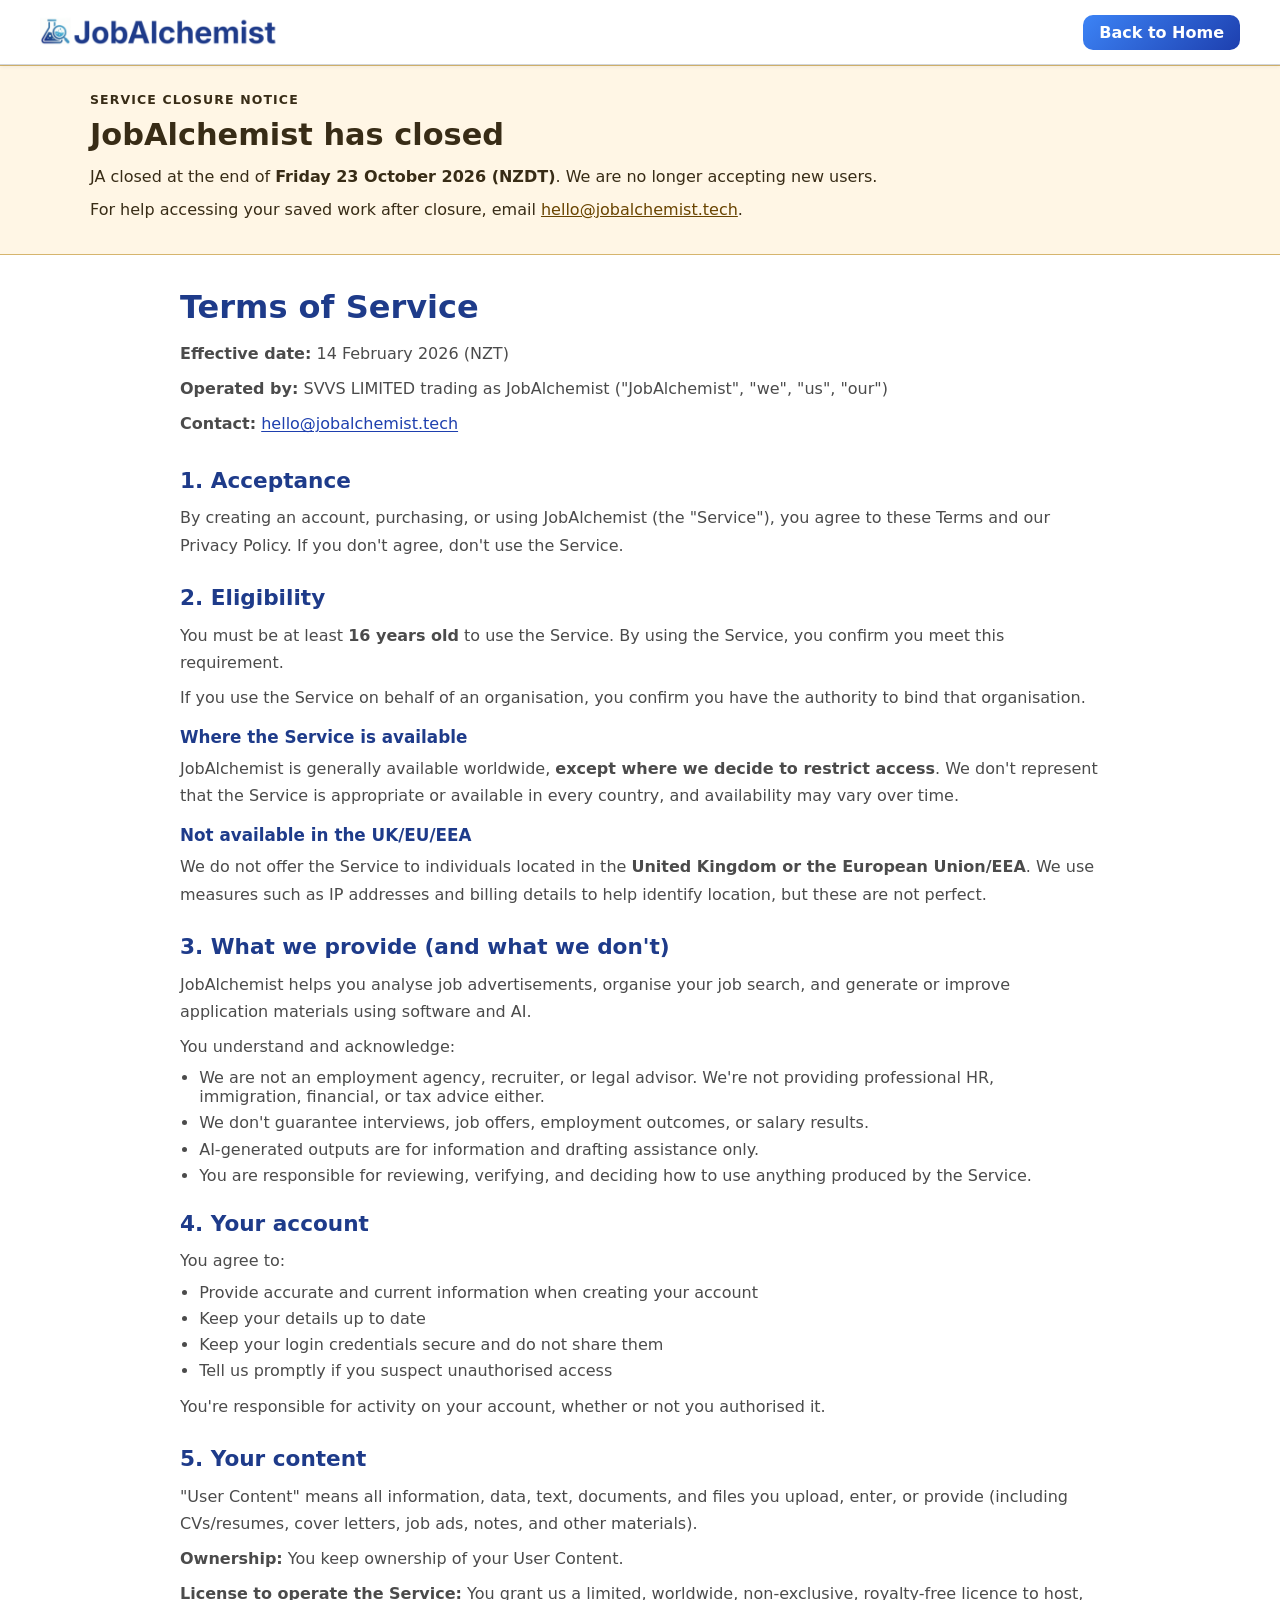
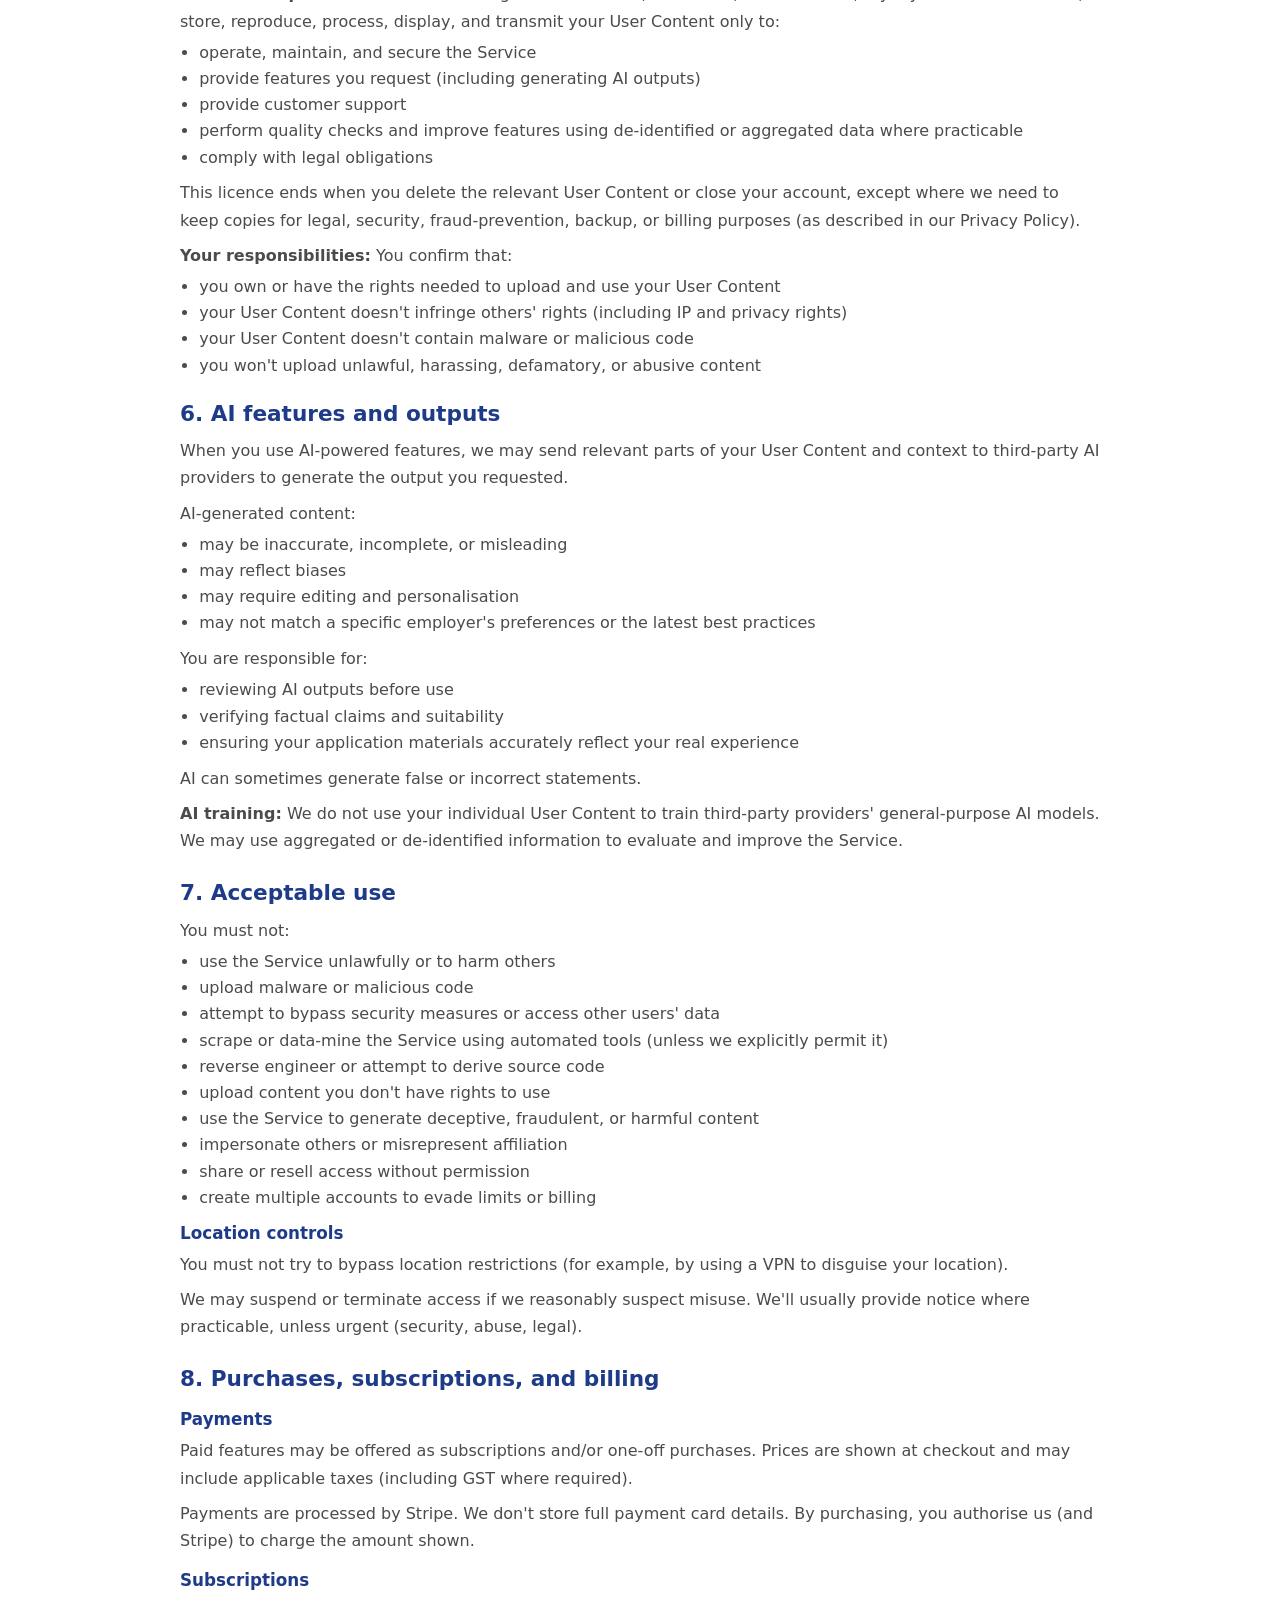
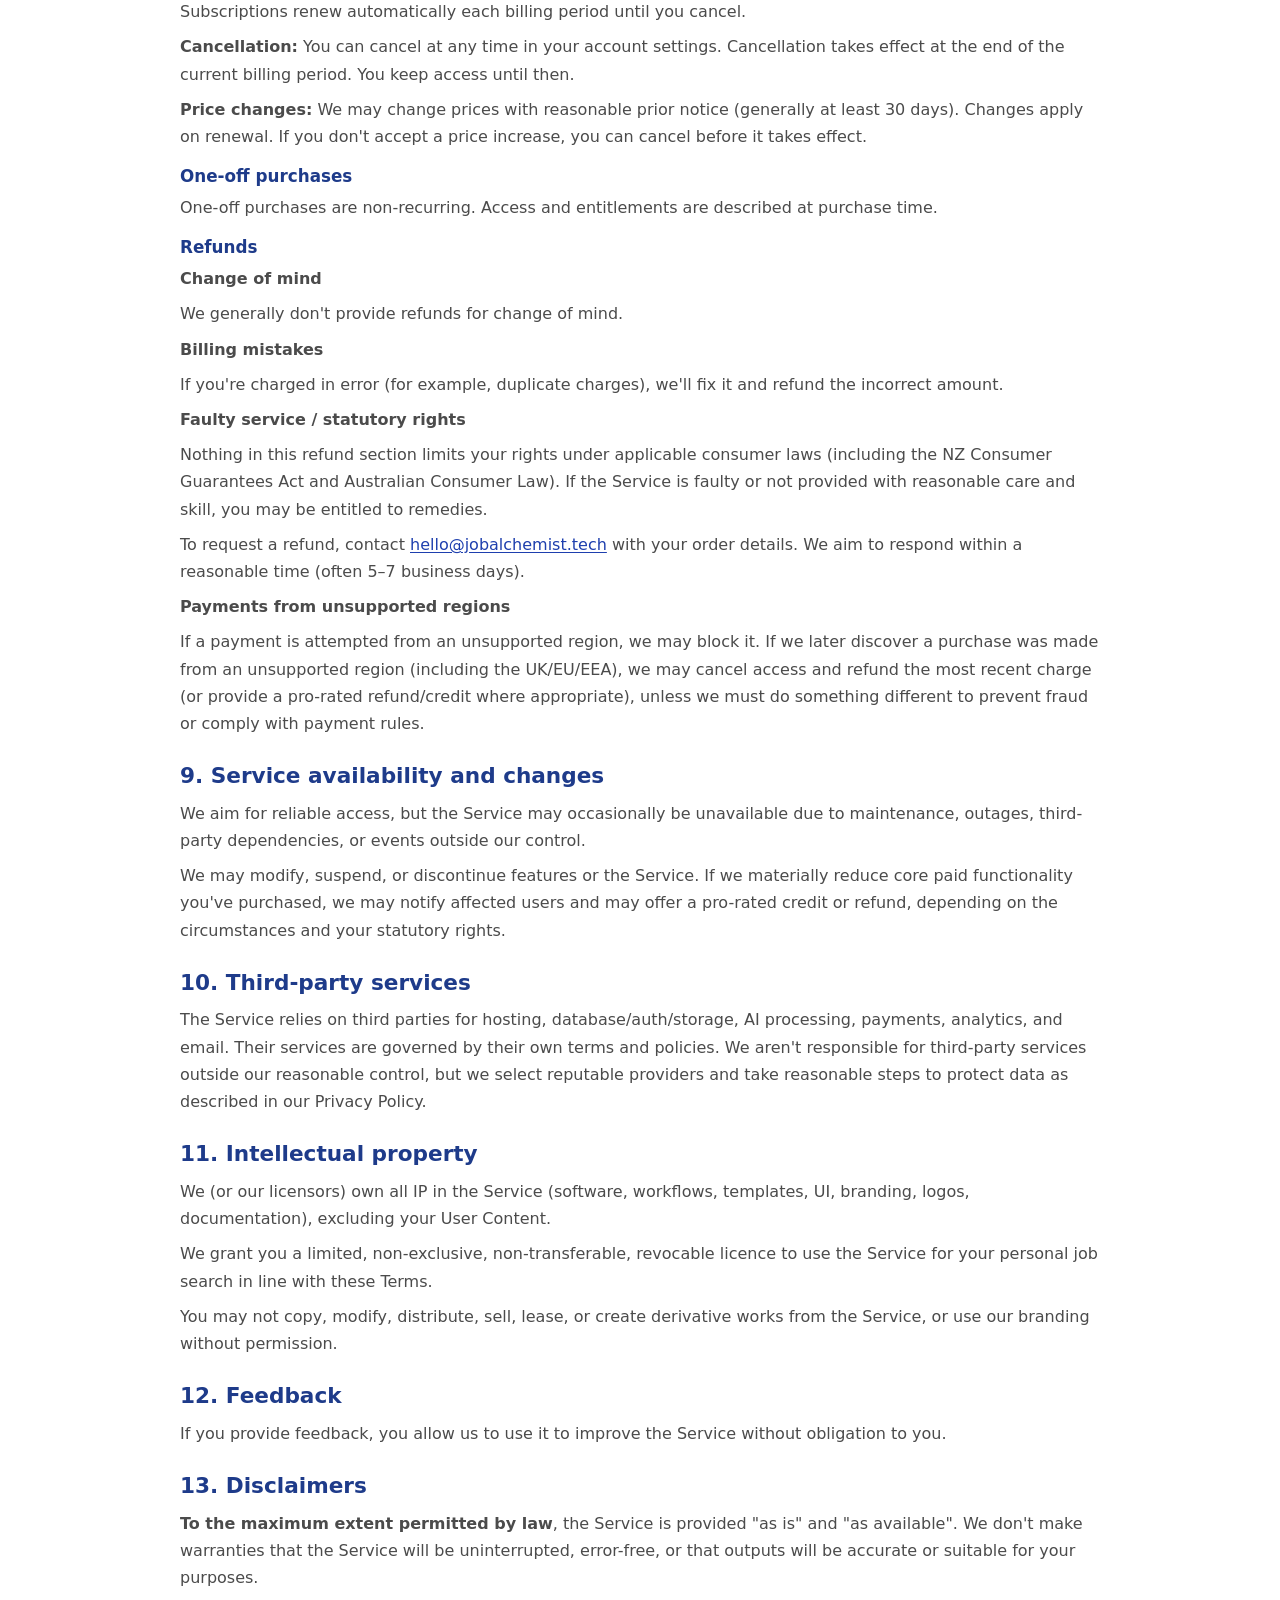
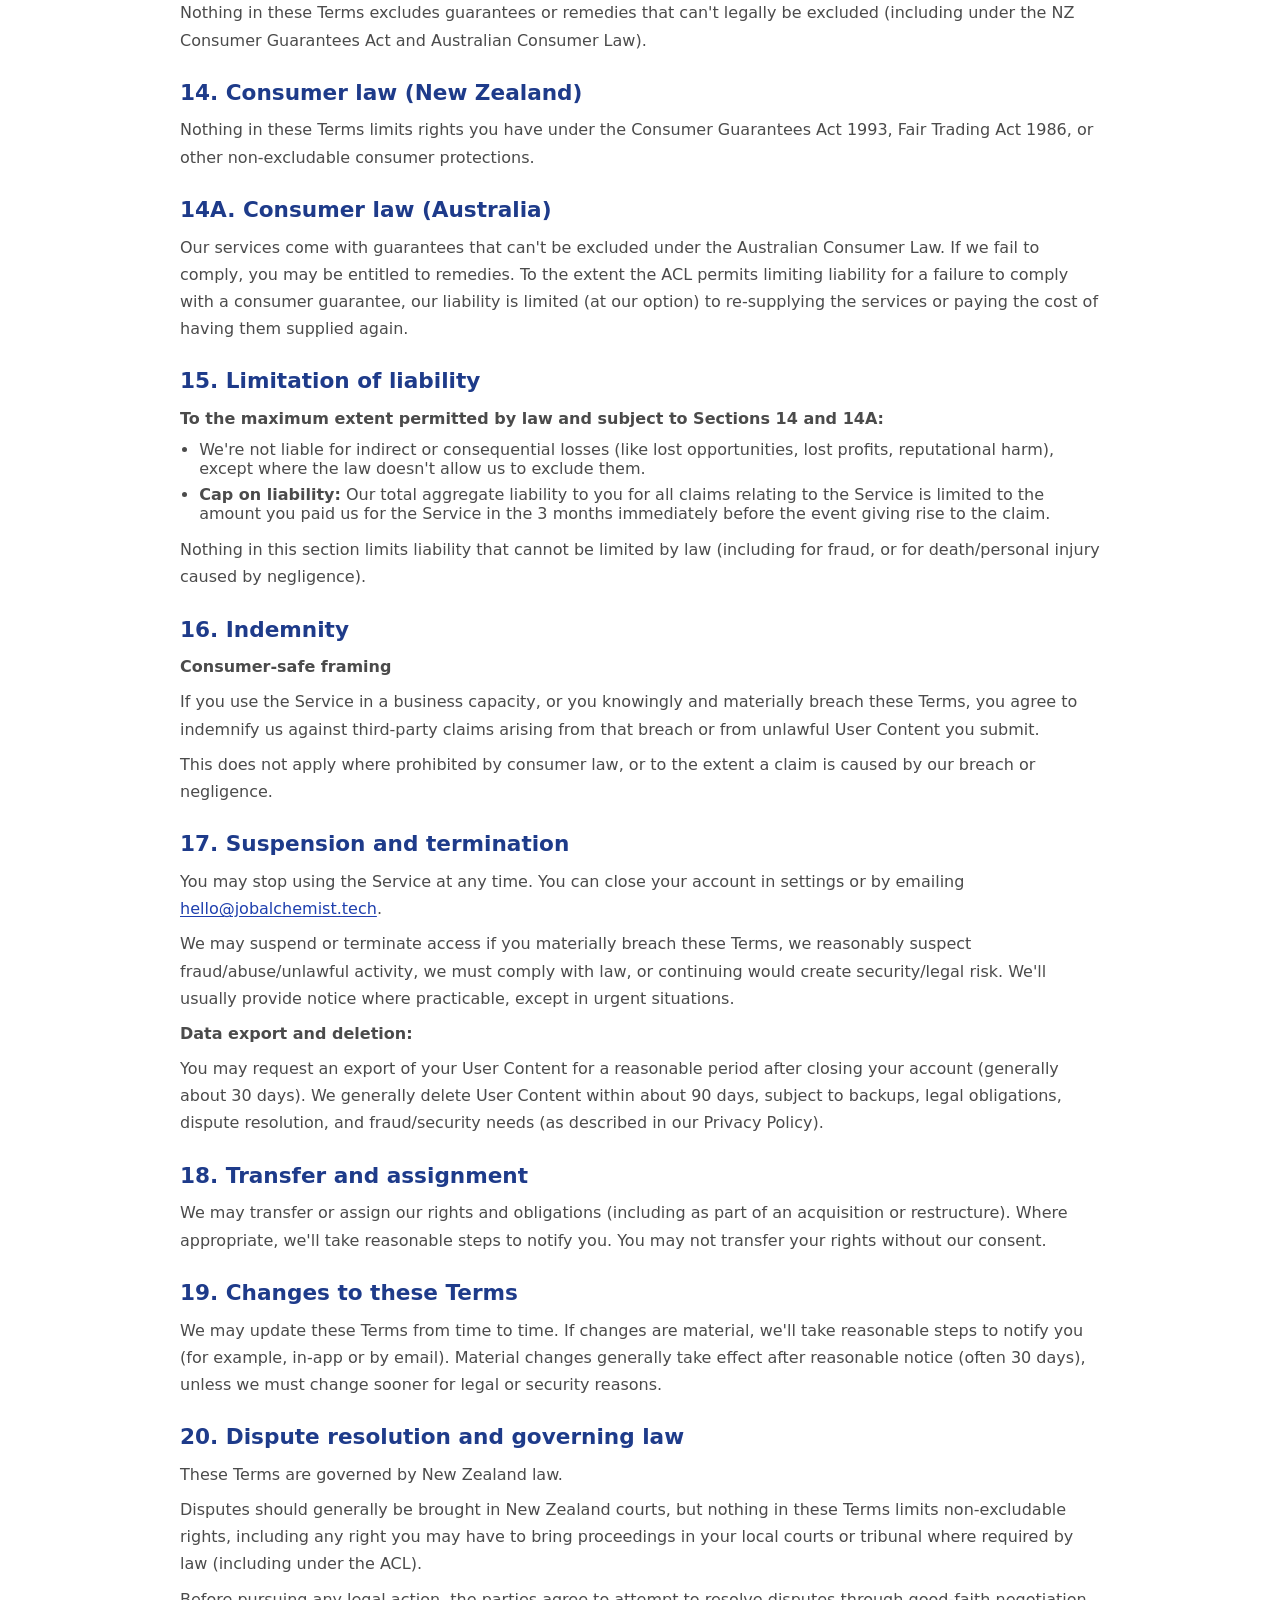
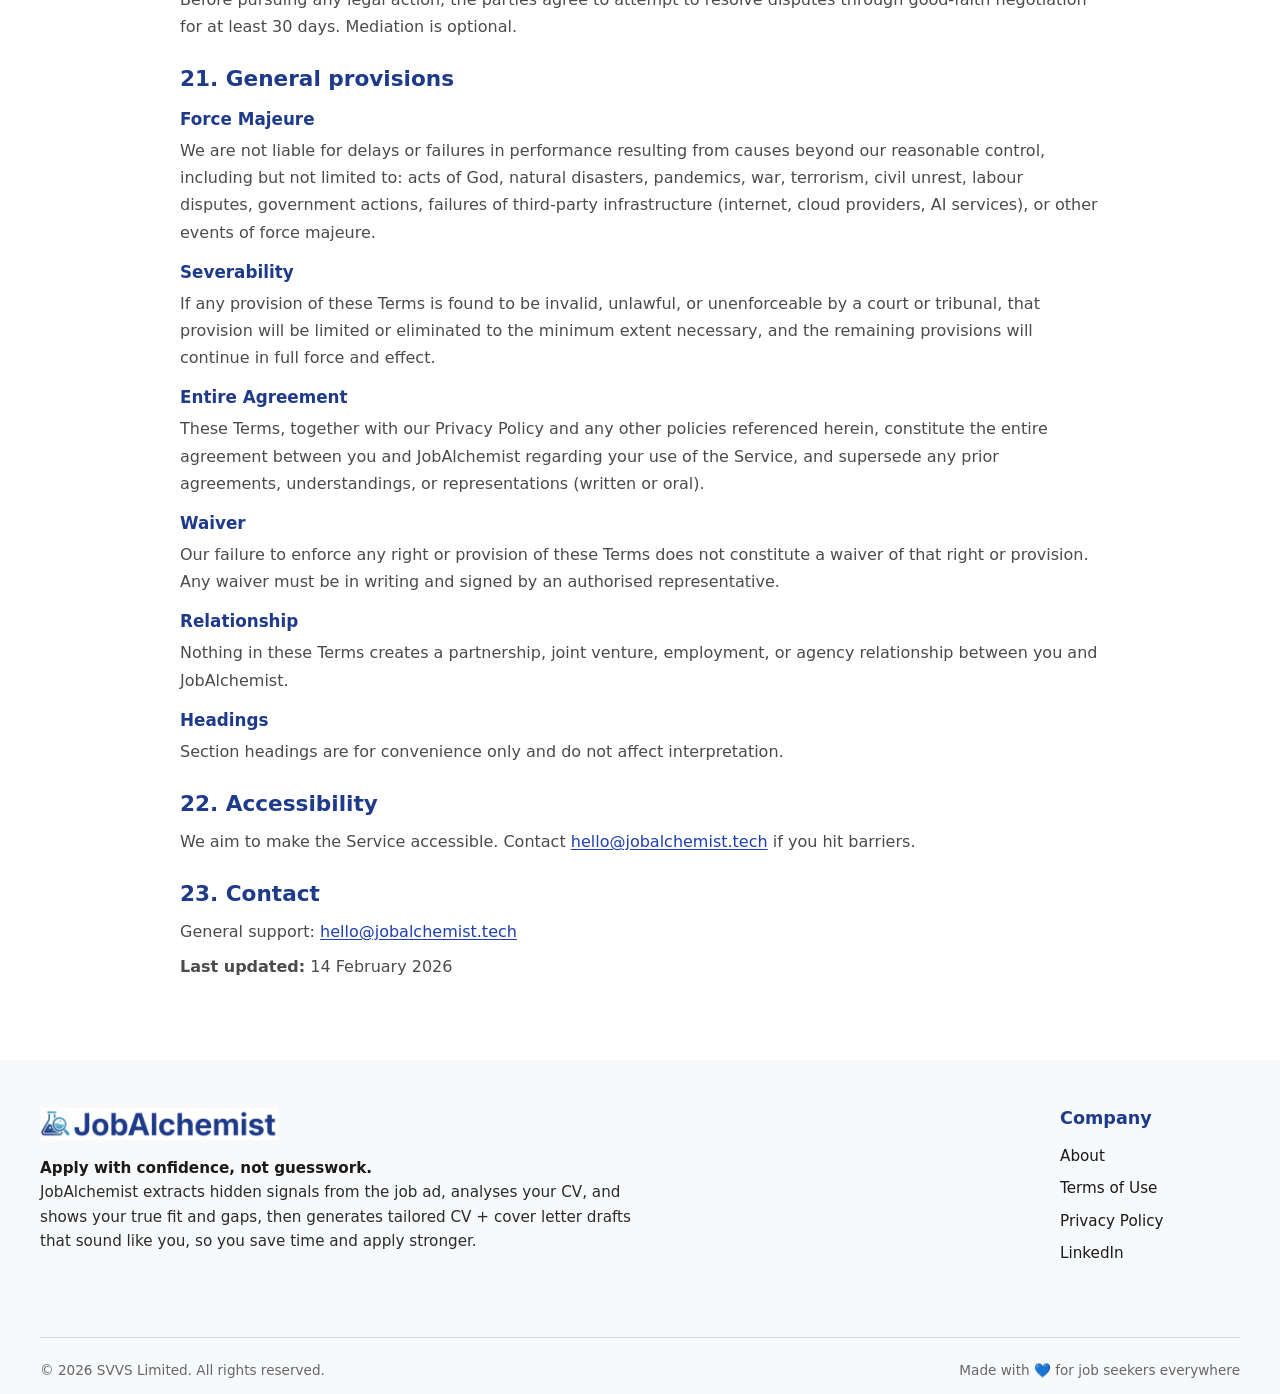
<file: terms.html>
<!DOCTYPE html>
<html lang="en-NZ">
<head>
  <meta charset="UTF-8">
  <meta name="viewport" content="width=device-width, initial-scale=1.0">
  <title>Terms of Use | JobAlchemist</title>
  <meta name="description" content="Read JobAlchemist's terms of use, eligibility, billing, acceptable use, and AI feature conditions.">
  <meta name="robots" content="index, follow">
  <link rel="canonical" href="https://www.jobalchemist.tech/terms.html">
  <meta property="og:locale" content="en_NZ">
  <meta property="og:type" content="article">
  <meta property="og:site_name" content="JobAlchemist">
  <meta property="og:title" content="Terms of Use | JobAlchemist">
  <meta property="og:description" content="Read JobAlchemist's terms of use, eligibility, billing, acceptable use, and AI feature conditions.">
  <meta property="og:url" content="https://www.jobalchemist.tech/terms.html">
  <meta property="og:image" content="https://www.jobalchemist.tech/site-assests/JobAlchemist-unfurl-main-image.png">
  <meta name="twitter:card" content="summary_large_image">
  <meta name="twitter:title" content="Terms of Use | JobAlchemist">
  <meta name="twitter:description" content="Read JobAlchemist's terms of use, eligibility, billing, acceptable use, and AI feature conditions.">
  <meta name="twitter:image" content="https://www.jobalchemist.tech/site-assests/JobAlchemist-unfurl-main-image.png">
  <link rel="icon" type="image/png" href="site-assests/ja-favicon.png">
  <link rel="stylesheet" href="styles.css?v=20261016b">
  <script type="application/ld+json">
{
  "@context": "https://schema.org",
  "@type": "Organization",
  "name": "JobAlchemist",
  "alternateName": "JobAlchemist AI",
  "url": "https://www.jobalchemist.tech",
  "logo": "https://www.jobalchemist.tech/site-assests/email_logo.svg",
  "foundingDate": "2026",
  "description": "JobAlchemist is an AI-powered job application workflow tool. It analyses job ads, checks your fit before you apply, and generates tailored CV and cover letter drafts with clear reasoning. Built by SVVS Limited, New Zealand.",
  "founder": [
    {
      "@type": "Person",
      "name": "Suhel Mangera"
    },
    {
      "@type": "Person",
      "name": "Vanessa Thornton"
    }
  ],
  "address": {
    "@type": "PostalAddress",
    "addressCountry": "NZ"
  },
  "legalName": "SVVS Limited",
  "sameAs": [
    "https://www.linkedin.com/company/jobalchemist-ai/"]
}
</script>
</head>
<body data-closure-phase="after" class="legal-page" id="top">
  <nav class="navbar" aria-label="Primary">
    <div class="container">
      <a href="index.html" class="logo" aria-label="JobAlchemist home">
        <img src="site-assests/email_logo.svg" alt="JobAlchemist logo">
      </a>
      <ul class="nav-menu legal-nav-menu">
        <li><a class="cta-button" href="index.html">Back to Home</a></li>
      </ul>
    </div>
  </nav>
  <aside class="closure-notice" aria-labelledby="closure-heading">
    <div class="closure-notice-inner">
      <p class="closure-eyebrow">Service closure notice</p>
      <h2 id="closure-heading">JobAlchemist has closed</h2>
      <p>JA closed at the end of <strong>Friday 23 October 2026 (NZDT)</strong>. We are no longer accepting new users.</p>
      <p>For help accessing your saved work after closure, email <a href="mailto:hello@jobalchemist.tech">hello@jobalchemist.tech</a>.</p>
    </div>
  </aside>


  <main class="legal-content" aria-labelledby="terms-title">
    <article>
      <header class="legal-header">
        <h1 id="terms-title">Terms of Service</h1>
        <p><strong>Effective date:</strong> 14 February 2026 (NZT)</p>
        <p><strong>Operated by:</strong> SVVS LIMITED trading as JobAlchemist ("JobAlchemist", "we", "us", "our")</p>
        <p><strong>Contact:</strong> <a href="mailto:hello@jobalchemist.tech">hello@jobalchemist.tech</a></p>
      </header>

      <section>
        <h2>1. Acceptance</h2>
        <p>By creating an account, purchasing, or using JobAlchemist (the "Service"), you agree to these Terms and our Privacy Policy. If you don't agree, don't use the Service.</p>
      </section>

      <section>
        <h2>2. Eligibility</h2>
        <p>You must be at least <strong>16 years old</strong> to use the Service. By using the Service, you confirm you meet this requirement.</p>
        <p>If you use the Service on behalf of an organisation, you confirm you have the authority to bind that organisation.</p>
        <h3>Where the Service is available</h3>
        <p>JobAlchemist is generally available worldwide, <strong>except where we decide to restrict access</strong>. We don't represent that the Service is appropriate or available in every country, and availability may vary over time.</p>
        <h3>Not available in the UK/EU/EEA</h3>
        <p>We do not offer the Service to individuals located in the <strong>United Kingdom or the European Union/EEA</strong>. We use measures such as IP addresses and billing details to help identify location, but these are not perfect.</p>
      </section>

      <section>
        <h2>3. What we provide (and what we don't)</h2>
        <p>JobAlchemist helps you analyse job advertisements, organise your job search, and generate or improve application materials using software and AI.</p>
        <p>You understand and acknowledge:</p>
        <ul>
          <li>We are not an employment agency, recruiter, or legal advisor. We're not providing professional HR, immigration, financial, or tax advice either.</li>
          <li>We don't guarantee interviews, job offers, employment outcomes, or salary results.</li>
          <li>AI-generated outputs are for information and drafting assistance only.</li>
          <li>You are responsible for reviewing, verifying, and deciding how to use anything produced by the Service.</li>
        </ul>
      </section>

      <section>
        <h2>4. Your account</h2>
        <p>You agree to:</p>
        <ul>
          <li>Provide accurate and current information when creating your account</li>
          <li>Keep your details up to date</li>
          <li>Keep your login credentials secure and do not share them</li>
          <li>Tell us promptly if you suspect unauthorised access</li>
        </ul>
        <p>You're responsible for activity on your account, whether or not you authorised it.</p>
      </section>

      <section>
        <h2>5. Your content</h2>
        <p>"User Content" means all information, data, text, documents, and files you upload, enter, or provide (including CVs/resumes, cover letters, job ads, notes, and other materials).</p>
        <p><strong>Ownership:</strong> You keep ownership of your User Content.</p>
        <p><strong>License to operate the Service:</strong> You grant us a limited, worldwide, non-exclusive, royalty-free licence to host, store, reproduce, process, display, and transmit your User Content only to:</p>
        <ul>
          <li>operate, maintain, and secure the Service</li>
          <li>provide features you request (including generating AI outputs)</li>
          <li>provide customer support</li>
          <li>perform quality checks and improve features using de-identified or aggregated data where practicable</li>
          <li>comply with legal obligations</li>
        </ul>
        <p>This licence ends when you delete the relevant User Content or close your account, except where we need to keep copies for legal, security, fraud-prevention, backup, or billing purposes (as described in our Privacy Policy).</p>
        <p><strong>Your responsibilities:</strong> You confirm that:</p>
        <ul>
          <li>you own or have the rights needed to upload and use your User Content</li>
          <li>your User Content doesn't infringe others' rights (including IP and privacy rights)</li>
          <li>your User Content doesn't contain malware or malicious code</li>
          <li>you won't upload unlawful, harassing, defamatory, or abusive content</li>
        </ul>
      </section>

      <section>
        <h2>6. AI features and outputs</h2>
        <p>When you use AI-powered features, we may send relevant parts of your User Content and context to third-party AI providers to generate the output you requested.</p>
        <p>AI-generated content:</p>
        <ul>
          <li>may be inaccurate, incomplete, or misleading</li>
          <li>may reflect biases</li>
          <li>may require editing and personalisation</li>
          <li>may not match a specific employer's preferences or the latest best practices</li>
        </ul>
        <p>You are responsible for:</p>
        <ul>
          <li>reviewing AI outputs before use</li>
          <li>verifying factual claims and suitability</li>
          <li>ensuring your application materials accurately reflect your real experience</li>
        </ul>
        <p>AI can sometimes generate false or incorrect statements.</p>
        <p><strong>AI training:</strong> We do not use your individual User Content to train third-party providers' general-purpose AI models. We may use aggregated or de-identified information to evaluate and improve the Service.</p>
      </section>

      <section>
        <h2>7. Acceptable use</h2>
        <p>You must not:</p>
        <ul>
          <li>use the Service unlawfully or to harm others</li>
          <li>upload malware or malicious code</li>
          <li>attempt to bypass security measures or access other users' data</li>
          <li>scrape or data-mine the Service using automated tools (unless we explicitly permit it)</li>
          <li>reverse engineer or attempt to derive source code</li>
          <li>upload content you don't have rights to use</li>
          <li>use the Service to generate deceptive, fraudulent, or harmful content</li>
          <li>impersonate others or misrepresent affiliation</li>
          <li>share or resell access without permission</li>
          <li>create multiple accounts to evade limits or billing</li>
        </ul>
        <h3>Location controls</h3>
        <p>You must not try to bypass location restrictions (for example, by using a VPN to disguise your location).</p>
        <p>We may suspend or terminate access if we reasonably suspect misuse. We'll usually provide notice where practicable, unless urgent (security, abuse, legal).</p>
      </section>

      <section>
        <h2>8. Purchases, subscriptions, and billing</h2>
        <h3>Payments</h3>
        <p>Paid features may be offered as subscriptions and/or one-off purchases. Prices are shown at checkout and may include applicable taxes (including GST where required).</p>
        <p>Payments are processed by Stripe. We don't store full payment card details. By purchasing, you authorise us (and Stripe) to charge the amount shown.</p>
        <h3>Subscriptions</h3>
        <p>Subscriptions renew automatically each billing period until you cancel.</p>
        <p><strong>Cancellation:</strong> You can cancel at any time in your account settings. Cancellation takes effect at the end of the current billing period. You keep access until then.</p>
        <p><strong>Price changes:</strong> We may change prices with reasonable prior notice (generally at least 30 days). Changes apply on renewal. If you don't accept a price increase, you can cancel before it takes effect.</p>
        <h3>One-off purchases</h3>
        <p>One-off purchases are non-recurring. Access and entitlements are described at purchase time.</p>
        <h3>Refunds</h3>
        <p><strong>Change of mind</strong></p>
        <p>We generally don't provide refunds for change of mind.</p>
        <p><strong>Billing mistakes</strong></p>
        <p>If you're charged in error (for example, duplicate charges), we'll fix it and refund the incorrect amount.</p>
        <p><strong>Faulty service / statutory rights</strong></p>
        <p>Nothing in this refund section limits your rights under applicable consumer laws (including the NZ Consumer Guarantees Act and Australian Consumer Law). If the Service is faulty or not provided with reasonable care and skill, you may be entitled to remedies.</p>
        <p>To request a refund, contact <a href="mailto:hello@jobalchemist.tech">hello@jobalchemist.tech</a> with your order details. We aim to respond within a reasonable time (often 5&ndash;7 business days).</p>
        <p><strong>Payments from unsupported regions</strong></p>
        <p>If a payment is attempted from an unsupported region, we may block it. If we later discover a purchase was made from an unsupported region (including the UK/EU/EEA), we may cancel access and refund the most recent charge (or provide a pro-rated refund/credit where appropriate), unless we must do something different to prevent fraud or comply with payment rules.</p>
      </section>

      <section>
        <h2>9. Service availability and changes</h2>
        <p>We aim for reliable access, but the Service may occasionally be unavailable due to maintenance, outages, third-party dependencies, or events outside our control.</p>
        <p>We may modify, suspend, or discontinue features or the Service. If we materially reduce core paid functionality you've purchased, we may notify affected users and may offer a pro-rated credit or refund, depending on the circumstances and your statutory rights.</p>
      </section>

      <section>
        <h2>10. Third-party services</h2>
        <p>The Service relies on third parties for hosting, database/auth/storage, AI processing, payments, analytics, and email. Their services are governed by their own terms and policies. We aren't responsible for third-party services outside our reasonable control, but we select reputable providers and take reasonable steps to protect data as described in our Privacy Policy.</p>
      </section>

      <section>
        <h2>11. Intellectual property</h2>
        <p>We (or our licensors) own all IP in the Service (software, workflows, templates, UI, branding, logos, documentation), excluding your User Content.</p>
        <p>We grant you a limited, non-exclusive, non-transferable, revocable licence to use the Service for your personal job search in line with these Terms.</p>
        <p>You may not copy, modify, distribute, sell, lease, or create derivative works from the Service, or use our branding without permission.</p>
      </section>

      <section>
        <h2>12. Feedback</h2>
        <p>If you provide feedback, you allow us to use it to improve the Service without obligation to you.</p>
      </section>

      <section>
        <h2>13. Disclaimers</h2>
        <p><strong>To the maximum extent permitted by law</strong>, the Service is provided "as is" and "as available". We don't make warranties that the Service will be uninterrupted, error-free, or that outputs will be accurate or suitable for your purposes.</p>
        <p>Nothing in these Terms excludes guarantees or remedies that can't legally be excluded (including under the NZ Consumer Guarantees Act and Australian Consumer Law).</p>
      </section>

      <section>
        <h2>14. Consumer law (New Zealand)</h2>
        <p>Nothing in these Terms limits rights you have under the Consumer Guarantees Act 1993, Fair Trading Act 1986, or other non-excludable consumer protections.</p>
      </section>

      <section>
        <h2>14A. Consumer law (Australia)</h2>
        <p>Our services come with guarantees that can't be excluded under the Australian Consumer Law. If we fail to comply, you may be entitled to remedies. To the extent the ACL permits limiting liability for a failure to comply with a consumer guarantee, our liability is limited (at our option) to re-supplying the services or paying the cost of having them supplied again.</p>
      </section>

      <section>
        <h2>15. Limitation of liability</h2>
        <p><strong>To the maximum extent permitted by law and subject to Sections 14 and 14A:</strong></p>
        <ul>
          <li>We're not liable for indirect or consequential losses (like lost opportunities, lost profits, reputational harm), except where the law doesn't allow us to exclude them.</li>
          <li><strong>Cap on liability:</strong> Our total aggregate liability to you for all claims relating to the Service is limited to the amount you paid us for the Service in the 3 months immediately before the event giving rise to the claim.</li>
        </ul>
        <p>Nothing in this section limits liability that cannot be limited by law (including for fraud, or for death/personal injury caused by negligence).</p>
      </section>

      <section>
        <h2>16. Indemnity</h2>
        <p><strong>Consumer-safe framing</strong></p>
        <p>If you use the Service in a business capacity, or you knowingly and materially breach these Terms, you agree to indemnify us against third-party claims arising from that breach or from unlawful User Content you submit.</p>
        <p>This does not apply where prohibited by consumer law, or to the extent a claim is caused by our breach or negligence.</p>
      </section>

      <section>
        <h2>17. Suspension and termination</h2>
        <p>You may stop using the Service at any time. You can close your account in settings or by emailing <a href="mailto:hello@jobalchemist.tech">hello@jobalchemist.tech</a>.</p>
        <p>We may suspend or terminate access if you materially breach these Terms, we reasonably suspect fraud/abuse/unlawful activity, we must comply with law, or continuing would create security/legal risk. We'll usually provide notice where practicable, except in urgent situations.</p>
        <p><strong>Data export and deletion:</strong></p>
        <p>You may request an export of your User Content for a reasonable period after closing your account (generally about 30 days). We generally delete User Content within about 90 days, subject to backups, legal obligations, dispute resolution, and fraud/security needs (as described in our Privacy Policy).</p>
      </section>

      <section>
        <h2>18. Transfer and assignment</h2>
        <p>We may transfer or assign our rights and obligations (including as part of an acquisition or restructure). Where appropriate, we'll take reasonable steps to notify you. You may not transfer your rights without our consent.</p>
      </section>

      <section>
        <h2>19. Changes to these Terms</h2>
        <p>We may update these Terms from time to time. If changes are material, we'll take reasonable steps to notify you (for example, in-app or by email). Material changes generally take effect after reasonable notice (often 30 days), unless we must change sooner for legal or security reasons.</p>
      </section>

      <section>
        <h2>20. Dispute resolution and governing law</h2>
        <p>These Terms are governed by New Zealand law.</p>
        <p>Disputes should generally be brought in New Zealand courts, but nothing in these Terms limits non-excludable rights, including any right you may have to bring proceedings in your local courts or tribunal where required by law (including under the ACL).</p>
        <p>Before pursuing any legal action, the parties agree to attempt to resolve disputes through good-faith negotiation for at least 30 days. Mediation is optional.</p>
      </section>

      <section>
        <h2>21. General provisions</h2>
        <h3>Force Majeure</h3>
        <p>We are not liable for delays or failures in performance resulting from causes beyond our reasonable control, including but not limited to: acts of God, natural disasters, pandemics, war, terrorism, civil unrest, labour disputes, government actions, failures of third-party infrastructure (internet, cloud providers, AI services), or other events of force majeure.</p>
        <h3>Severability</h3>
        <p>If any provision of these Terms is found to be invalid, unlawful, or unenforceable by a court or tribunal, that provision will be limited or eliminated to the minimum extent necessary, and the remaining provisions will continue in full force and effect.</p>
        <h3>Entire Agreement</h3>
        <p>These Terms, together with our Privacy Policy and any other policies referenced herein, constitute the entire agreement between you and JobAlchemist regarding your use of the Service, and supersede any prior agreements, understandings, or representations (written or oral).</p>
        <h3>Waiver</h3>
        <p>Our failure to enforce any right or provision of these Terms does not constitute a waiver of that right or provision. Any waiver must be in writing and signed by an authorised representative.</p>
        <h3>Relationship</h3>
        <p>Nothing in these Terms creates a partnership, joint venture, employment, or agency relationship between you and JobAlchemist.</p>
        <h3>Headings</h3>
        <p>Section headings are for convenience only and do not affect interpretation.</p>
      </section>

      <section>
        <h2>22. Accessibility</h2>
        <p>We aim to make the Service accessible. Contact <a href="mailto:hello@jobalchemist.tech">hello@jobalchemist.tech</a> if you hit barriers.</p>
      </section>

      <section>
        <h2>23. Contact</h2>
        <p>General support: <a href="mailto:hello@jobalchemist.tech">hello@jobalchemist.tech</a></p>
        <p><strong>Last updated:</strong> 14 February 2026</p>
      </section>
    </article>
  </main>

  <footer>
    <div class="footer-top">
      <div class="footer-about">
        <div class="footer-logo">
          <img src="site-assests/email_logo.svg" alt="JobAlchemist logo">
        </div>
        <p><span class="footer-tagline">Apply with confidence, not guesswork.</span><br>
        JobAlchemist extracts hidden signals from the job ad, analyses your CV, and shows your true fit and gaps, then generates tailored CV + cover letter drafts that sound like you, so you save time and apply stronger.</p>
      </div>
      <div class="footer-links">
        <h4>Company</h4>
        <a href="about.html">About</a>
        <a href="terms.html">Terms of Use</a>
        <a href="privacy.html">Privacy Policy</a>
        <a href="https://www.linkedin.com/company/jobalchemist-ai/" target="_blank" rel="noreferrer">LinkedIn</a>
      </div>
    </div>
    <div class="footer-bottom">
      <span>&copy; 2026 SVVS Limited. All rights reserved.</span>
      <span>Made with <span class="heart">&#128153;</span> for job seekers everywhere</span>
    </div>
  </footer>
</body>
</html>
</file>
<file: styles.css>
:root {
  --primary: hsl(217, 91%, 60%);
  --primary-light: hsl(212, 96%, 78%);
  --primary-dark: hsl(226, 71%, 40%);
  --cta-gradient: linear-gradient(135deg, var(--primary), var(--primary-dark));
  --cta-gradient-hover: linear-gradient(135deg, var(--primary-dark), var(--primary));
  --cta-radius: 10px;
  --secondary: hsl(224, 64%, 33%);
  --text: #2b2b2b;
  --text-strong: #1a1a1a;
  --text-muted: #4b4b4b;
  --text-subtle: #666;
  --text-faint: #9ca3af;
  --bg: #ffffff;
  --surface: #f7f9fb;
  --surface-alt: #e9f0f5;
  --surface-soft: #f8f9fa;
  --border: rgba(61, 84, 103, 0.2);
  --border-light: #d1d5db;
  --shadow: rgba(0, 0, 0, 0.05);
  --shadow-strong: rgba(0, 0, 0, 0.1);
  --overlay: rgba(0, 0, 0, 0.75);
  --video-bg: #000;
  --on-primary: #fff;
  --section-pad: 1.5rem;
}

html {
  scroll-behavior: smooth;
  scroll-padding-top: 80px;
  width: 100%;
  overflow-x: hidden;
}

body {
  margin: 0;
  font-family: -apple-system, BlinkMacSystemFont, 'Segoe UI', system-ui, sans-serif;
  background-color: var(--bg);
  color: var(--text);
  width: 100%;
  overflow-x: hidden;
}

h1, h2, h3, h4 {
  color: var(--secondary);
}

header {
  text-align: center;
  padding: 3.25rem 1rem 0.75rem;
  max-width: 720px;
  margin: 0 auto;
}

header h1 {
  font-size: 2.5rem; /* slightly smaller to allow wrapping */
  line-height: 1.3;
}

header p {
  font-size: 1.125rem;
  line-height: 1.6;
  max-width: 600px;
  margin-left: auto;
  margin-right: auto;
  color: var(--text-muted);
}

.hero-section {
  padding: 6rem 1rem 3rem;
  text-align: center;
}

.hero-content {
  display: flex;
  flex-direction: column;
  align-items: center;
  max-width: 800px;
  margin: 0 auto;
}

.eyebrow-pill {
  display: inline-block;
  background-color: #f0f4f8;
  color: #3b82f6;
  padding: 0.35rem 1rem;
  border-radius: 50px;
  font-size: 0.85rem;
  font-weight: 600;
  text-transform: uppercase;
  letter-spacing: 0.05em;
  margin-bottom: 1rem;
}

.students-page .eyebrow-pill {
  background-color: #e7eff8;
  color: #1e293b;
  border-radius: 9999px;
  font-weight: 600;
  text-transform: uppercase;
  letter-spacing: 0.05em;
}

.hero-content h1 {
  margin-top: 0;
  margin-bottom: 1.5rem;
}

.hero-content .subheadline {
  margin-top: 0;
  margin-bottom: 2rem;
}

.hero-section .signup {
  margin: 0;
}

.proof-section {
  padding: var(--section-pad) 1rem;
  background-color: var(--surface);
}

.proof-inner {
  max-width: 1100px;
  margin: 0 auto;
  text-align: center;
}

.proof-eyebrow {
  text-transform: uppercase;
  letter-spacing: 0.12em;
  font-size: 0.8rem;
  color: var(--text-subtle);
  margin-bottom: 0.5rem;
}

.proof-intro {
  color: var(--text-muted);
  margin: 0.75rem auto 2rem;
  max-width: 640px;
}

.proof-grid {
  display: grid;
  grid-template-columns: repeat(3, minmax(0, 1fr));
  gap: 1.5rem;
}

.proof-card {
  background: var(--surface);
  border-radius: 14px;
  padding: 1.5rem;
  text-align: left;
  border: 1px solid var(--border);
  box-shadow: 0 6px 14px var(--shadow);
}

.proof-card img {
  width: 100%;
  height: clamp(170px, 18vw, 240px);
  object-fit: contain;
  object-position: center;
  display: block;
  background: var(--surface);
  border-radius: 10px;
  border: 1px solid var(--border);
  margin-bottom: 1rem;
}

.proof-image-link {
  display: block;
  cursor: zoom-in;
}

.proof-image-link:focus-visible {
  outline: 2px solid var(--primary);
  outline-offset: 3px;
  border-radius: 10px;
}

.proof-card h3 {
  margin: 0 0 0.5rem;
  font-size: 1.1rem;
  line-height: 1.3;
  min-height: 2.6em;
  color: var(--secondary);
}

.proof-card p {
  margin: 0;
  color: var(--text-muted);
}

.image-modal-content {
  max-width: 1320px;
  width: min(96vw, 1320px);
  padding: 14px 16px 16px;
}

.image-modal-img {
  display: block;
  width: 100%;
  max-height: 85vh;
  object-fit: contain;
  border-radius: 8px;
}

.image-modal-meta {
  padding: 0.75rem 0.25rem 0.25rem;
}

.image-modal-title {
  margin: 0 0 0.35rem;
  font-size: 1.1rem;
  color: var(--secondary);
}

.image-modal-caption {
  margin: 0;
  color: var(--text-muted);
  font-size: 0.95rem;
  text-align: left;
}

.image-modal-content .modal-close {
  font-size: 1.4rem;
  font-weight: 300;
  color: var(--text-strong);
  top: 10px;
  right: 10px;
  line-height: 1;
}

.image-modal-content .modal-close:hover {
  color: var(--text-subtle);
}

.navbar {
  background-color: var(--bg);
  box-shadow: 0 2px 4px var(--shadow);
  position: fixed;
  top: 0;
  z-index: 1000;
  width: 100%;
  border-bottom: 1px solid var(--border-light);
}

.navbar .container {
  display: flex;
  justify-content: space-between;
  align-items: center;
  padding: 1rem 2rem;
  max-width: 1200px;
  margin: 0 auto;
  flex-wrap: wrap;
}

.navbar .logo {
  font-weight: 700;
  font-size: 1.25rem;
  color: var(--primary);
  margin-right: auto;
  text-decoration: none;
  display: inline-flex;
  align-items: center;
}

.navbar .logo img {
  height: 32px;
  width: auto;
  display: block;
}

.footer-logo img {
  height: 32px;
  width: auto;
  display: block;
  margin-bottom: 1rem;
}

.nav-toggle {
  display: none;
  flex-direction: column;
  gap: 4px;
  background: none;
  border: none;
  cursor: pointer;
  padding: 0.5rem;
  margin-left: 1rem;
}

.nav-toggle span {
  width: 22px;
  height: 2px;
  background-color: var(--text-strong);
  display: block;
  transition: transform 0.3s ease, opacity 0.3s ease;
}

.nav-menu {
  list-style: none;
  display: flex;
  gap: 1.5rem;
  margin: 0;
  padding: 0;
  align-items: center;
  margin-left: auto;
  flex-wrap: wrap;
}

.nav-menu li a {
  text-decoration: none;
  color: var(--text-strong);
  font-weight: 500;
  transition: color 0.3s;
}

.nav-menu li .nav-disabled {
  color: var(--text-subtle);
  font-weight: 500;
  cursor: default;
}

.nav-menu li a.nav-disabled {
  pointer-events: none;
}

.nav-menu li a.cta-button {
  color: var(--on-primary);
  transition: background 0.2s ease;
}

.nav-menu li a.login-button {
  color: var(--secondary);
}

.nav-menu li a:hover {
  color: var(--primary);
}

.nav-menu li a.cta-button:hover {
  color: var(--on-primary);
}

.nav-menu li a.login-button:hover {
  color: var(--secondary);
}

.navbar .cta-button,
.signup button,
.pricing-cta {
  background: var(--cta-gradient);
  color: var(--on-primary);
  border: none;
  border-radius: var(--cta-radius);
  font-weight: 600;
  transition: background 0.2s ease;
}

.navbar .cta-button:hover,
.signup button:hover,
.pricing-cta:hover {
  background: var(--cta-gradient-hover);
}

.navbar .cta-button:focus-visible,
.signup button:focus-visible,
.pricing-cta:focus-visible {
  outline: 2px solid var(--primary-light);
  outline-offset: 2px;
}

.navbar .cta-button {
  padding: 0.5rem 1rem;
  text-decoration: none;
  white-space: nowrap;
}

.navbar .login-button {
  display: inline-block;
  padding: 0.46rem 0.95rem;
  border: 1px solid var(--border);
  border-radius: var(--cta-radius);
  background-color: var(--bg);
  color: var(--secondary);
  font-weight: 600;
  text-decoration: none;
  white-space: nowrap;
  transition: border-color 0.2s ease, background-color 0.2s ease, color 0.2s ease;
}

.navbar .login-button:hover {
  border-color: var(--primary);
  background-color: var(--surface-alt);
}

.navbar .login-button:focus-visible {
  outline: 2px solid var(--primary-light);
  outline-offset: 2px;
}

.signup {
  display: flex;
  justify-content: center;
  flex-wrap: wrap;
  gap: 0.5rem;
  margin-bottom: 2rem;
  margin-top: 1.5rem;
}

.signup input {
  padding: 0.75rem;
  width: 280px;
  border: 1px solid var(--border-light);
  border-radius: 6px;
  font-size: 1rem;
}

.signup button {
  padding: 0.75rem 1.5rem;
  font-size: 1rem;
  cursor: pointer;
}

.sub-heading-section-bg {
  background-color: var(--surface);
  width: 100%;
}

.sub-heading-section {
  display: flex;
  align-items: center;
  justify-content: center;
  gap: 2rem;
  margin: 0 auto 1.5rem;
  max-width: 1200px;
  flex-wrap: wrap;
  padding: 1.25rem 1.5rem 1.75rem;

}
.sub-heading {
  flex: 1 1 50%;
  min-width: 300px;
}
.sub-heading p {
  font-size: 1.125rem;
  flex: 1 1 50%;
  min-width: 300px;
  line-height: 1.7;
  color: var(--text-muted);
  margin: 0.5rem 0;
}

.sub-heading-image {
  flex: 1 1 45%;
  text-align: center;
}
.sub-heading-image img {
  width: 100%;
  max-height: 450px;
  display: block;
  object-fit: contain;
}

#features {
  display: flex;
  flex-wrap: wrap;
  justify-content: center;
  gap: 1rem;
  padding: var(--section-pad) 1rem;
  background-color: var(--bg);
}

.features-heading {
  width: 100%;
  text-align: center;
  margin-bottom: 1.5rem;
}

.features-heading h2 {
  margin: 0;
}

.feature-eyebrow {
  margin: 0.25rem 0 0.5rem;
  font-size: 0.8rem;
  text-transform: uppercase;
  letter-spacing: 0.12em;
  color: var(--text-subtle);
}

.feature-box {
  background: var(--bg);
  border-radius: 12px;
  padding: 1.5rem;
  width: 220px;
  text-align: center;
  box-shadow: 0 4px 8px var(--shadow);
  border: 1px solid var(--border);
}

.feature-box i {
  font-size: 2rem;
  color: var(--primary);
}

.feature-box h3 {
  margin-top: 1rem;
  font-size: 1.15rem;
  line-height: 1.3;
  min-height: 3.9em;
  color: var(--secondary);
}

.feature-headline {
  margin: 0.5rem 0 0.75rem;
  font-weight: 700;
  line-height: 1.35;
  min-height: 2.7em;
  color: var(--primary);
}

.feature-box p {
  font-size: 0.95rem;
  color: var(--text-muted);
}

.pricing-section {
  background-color: var(--surface);
  padding: var(--section-pad) 1rem;
}

.pricing-inner {
  max-width: 1100px;
  margin: 0 auto;
  text-align: center;
}

.pricing-intro {
  font-size: 1.05rem;
  color: var(--text-muted);
  margin-bottom: 2.5rem;
}

.pricing-grid {
  display: flex;
  flex-wrap: wrap;
  gap: 1.5rem;
  justify-content: center;
  align-items: stretch;
}

.pricing-card {
  background: var(--bg);
  border-radius: 14px;
  padding: 2rem 1.5rem;
  width: 280px;
  text-align: left;
  box-shadow: 0 6px 14px var(--shadow);
  border: 1px solid var(--border);
  display: flex;
  flex-direction: column;
  gap: 0.75rem;
  position: relative;
}

.pricing-card h3 {
  margin-top: 0.5rem;
  font-size: 1.35rem;
  color: var(--secondary);
}

.pricing-card.featured {
  border: 2px solid var(--primary);
  transform: translateY(-6px);
}

.pricing-badge {
  position: absolute;
  top: -12px;
  left: 50%;
  transform: translateX(-50%);
  background: var(--primary);
  color: var(--on-primary);
  padding: 0.25rem 0.75rem;
  border-radius: 999px;
  font-size: 0.8rem;
  font-weight: 600;
}

.pricing-amount {
  font-size: 2rem;
  font-weight: 700;
  margin: 0.25rem 0 0.5rem;
  color: var(--secondary);
}

.pricing-amount span {
  font-size: 0.9rem;
  font-weight: 500;
  color: var(--text-muted);
  margin-left: 0.25rem;
}

.pricing-tagline {
  margin: 0.25rem 0 0.5rem;
  color: var(--text-muted);
}

.pricing-list {
  list-style: none;
  padding: 0;
  margin: 0.5rem 0 0;
}

.pricing-list li {
  margin-bottom: 0.5rem;
  padding-left: 1.1rem;
  position: relative;
  color: var(--text-muted);
}

.pricing-list li::before {
  content: "•";
  position: absolute;
  left: 0;
  color: var(--primary);
}

.pricing-cta {
  margin-top: 1rem;
  text-align: center;
  padding: 0.6rem 1rem;
  text-decoration: none;
  min-width: 220px;
}

.pricing-cta-row {
  margin-top: 1.75rem;
  display: flex;
  justify-content: center;
}

.pricing-note {
  margin-top: 2rem;
  color: var(--text-subtle);
  font-size: 0.95rem;
}

@media (max-width: 980px) {
  .proof-grid {
    grid-template-columns: repeat(2, minmax(0, 1fr));
  }
}

@media (max-width: 768px) {
  .pricing-card {
    width: 100%;
    max-width: 360px;
  }

  .pricing-card.featured {
    transform: none;
  }
}

@media (max-width: 640px) {
  .proof-grid {
    grid-template-columns: 1fr;
  }
}

#testimonials {
  text-align: center;
  padding: var(--section-pad) 1rem;
  background-color: var(--bg);
}

.testimonials-intro {
  margin: 0.75rem auto 0;
  max-width: 640px;
  color: var(--text-muted);
}

.quotes {
  display: flex;
  flex-wrap: wrap;
  justify-content: center;
  gap: 1.5rem;
  margin-top: 2rem;
  max-width: 1200px;
  margin-left: auto;
  margin-right: auto;
}

.quote {
  background: var(--surface-alt);
  border-radius: 12px;
  padding: 1rem;
  width: calc(25% - 1.5rem);
  min-width: 250px;
  box-shadow: 0 4px 8px var(--shadow);
  border: 1px solid var(--border);
  display: flex;
  flex-direction: column;
  justify-content: space-between;
  box-sizing: border-box;
}

.quote i {
  font-size: 1.5rem;
  color: var(--primary);
  margin-bottom: 0.5rem;
}

.quote-text {
  font-style: italic;
  color: var(--text-muted);
  margin-bottom: 1rem;
}

.quote-footer {
  display: flex;
  align-items: center;
  gap: 0.5rem;
  font-size: 0.85rem;
  color: var(--text-muted);
}

.quote-footer .avatar {
  width: 36px;
  height: 36px;
  border-radius: 50%;
  object-fit: cover;
  display: inline-block;
  margin-right: 0.5rem;
}

.quote-footer .text {
  font-style: italic;
  font-weight: bold;
}

#full-faq-bg {
  background-color: var(--surface);
  width: 100%;
}

.signup-faq-section {
  display: flex;
  flex-wrap: wrap;
  justify-content: center;
  gap: 2rem;
  padding: 1rem 1.5rem;
  max-width: 1200px;
  margin: 3rem auto;
}

.call-to-action {
  flex: 1 1 500px;
  border-radius: 12px;
  padding: 2rem;
  margin-top: 8em;
}
 .signup-faq {
  flex: 1 1 500px;
  border-radius: 12px;
  padding: 2rem;
}
.signup-message h2,
.signup-faq h2 {
  font-size: 1.75rem;
  font-weight: 700;
  margin-bottom: 1.5rem;
  color: var(--secondary);
  text-align: center;
}

.signup-faq .faq-block {
  margin-bottom: 1.75rem;
  text-align: left;
}

.signup-faq .faq-block h3 {
  font-size: 1.125rem;
  font-weight: 600;
  color: var(--secondary);
  margin-bottom: 0.5rem;
}

.signup-faq .faq-block p {
  font-size: 1rem;
  line-height: 1.7;
  color: var(--text-muted);
  margin: 0;
}

@media (max-width: 768px) {
  .signup-message, .signup-faq {
    flex: 1 1 100%;
  }
}


#expanded-faq {
  max-width: 800px;
  margin: 0 auto;
  padding: var(--section-pad) 1rem;
  text-align: center;
}

#expanded-faq h2 {
  font-size: 2rem;
  font-weight: 700;
  margin-bottom: 0.5rem;
}

#expanded-faq .faq-intro {
  font-size: 1rem;
  color: var(--text-subtle);
  margin-bottom: 2.5rem;
}

#expanded-faq details {
  background: var(--surface-soft);
  border-radius: 8px;
  padding: 1rem 1.25rem;
  margin-bottom: 1rem;
  border: 1px solid var(--border-light);
  transition: all 0.3s ease;
  cursor: pointer;
  text-align: left;
}

#expanded-faq summary {
  font-weight: 600;
  font-size: 1.05rem;
  list-style: none;
  position: relative;
  padding-right: 20px;
}

#expanded-faq summary::-webkit-details-marker {
  display: none;
}

#expanded-faq summary::after {
  content: '▾';
  position: absolute;
  right: 0;
  transition: transform 0.3s ease;
}

#expanded-faq details[open] summary::after {
  transform: rotate(180deg);
}

#expanded-faq details p {
  margin-top: 0.75rem;
  font-size: 0.95rem;
  line-height: 1.6;
  color: var(--text-muted);
}

footer {
  background-color: var(--surface);
  padding: 3rem 1.5rem 1rem;
  font-size: 0.95rem;
  color: var(--text);
}

.footer-top {
  display: flex;
  flex-wrap: wrap;
  justify-content: space-between;
  gap: 2rem;
  max-width: 1200px;
  margin: 0 auto 2rem;
  align-items: flex-start;
  padding-bottom: 2rem;
}

.footer-top .footer-about {
  flex: 1 1 55%;
  max-width: 600px;
}

.footer-top .footer-links {
  flex: 0 1 180px;
  min-width: 160px;
  text-align: left;
}

.footer-top h4 {
  font-size: 1.1rem;
  margin: 0 0 1rem;
}

.footer-top p, .footer-links a {
  color: var(--text);
  line-height: 1.6;
  text-decoration: none;
}

.footer-tagline {
  font-weight: 700;
  color: var(--text-strong);
}

.footer-links a {
  display: block;
  margin-bottom: 0.5rem;
  color: var(--text-strong);
  transition: color 0.3s ease;
}

.footer-bottom {
  border-top: 1px solid var(--border-light);
  display: flex;
  justify-content: space-between;
  flex-wrap: wrap;
  align-items: center;
  padding-top: 1rem;
  max-width: 1200px;
  margin: 0 auto;
  font-size: 0.85rem;
  color: var(--text-subtle);
  padding-top: 1.5rem;
}

.footer-bottom span.heart {
  color: inherit;
}

/* Responsive tweak for footer */
@media (max-width: 768px) {
  .navbar .container {
    flex-direction: row;
    align-items: center;
    text-align: left;
    gap: 0.5rem;
  }
  .nav-toggle {
    display: inline-flex;
    margin-left: auto;
  }
  .nav-menu {
    position: absolute;
    top: 100%;
    left: 0;
    width: 100%;
    background: var(--bg);
    box-shadow: 0 4px 10px var(--shadow-strong);
    padding: 1rem 0;
    flex-direction: column;
    align-items: center;
    gap: 1rem;
    text-align: center;
    margin-left: 0;
    display: none;
  }
  .nav-menu.active {
    display: flex;
  }
  .navbar .cta-button {
    display: inline-block;
    margin-top: 0.5rem;
  }

  .navbar .login-button {
    display: inline-block;
  }

  .footer-top,
  .footer-bottom {
    text-align: left;
    align-items: flex-start;
  }
  .footer-links {
    text-align: left;
  }
}

/* Basic Modal Styles */
.modal-overlay {
  position: fixed; /* Stay in place */
  left: 0;
  top: 0;
  width: 100%;
  height: 100%;
  background-color: var(--overlay); /* Slightly darker overlay */
  z-index: 1000; /* Sit on top */
  display: flex; /* Use flexbox for centering */
  justify-content: center;
  align-items: center;
  opacity: 0; /* Start hidden */
  visibility: hidden;
  transition: opacity 0.3s ease, visibility 0.3s ease;
}

.modal-overlay.active {
    opacity: 1;
    visibility: visible;
}

.modal-content {
  background-color: var(--bg);
  padding: 20px; /* Add some padding */
  border-radius: 8px; /* Slightly more rounded corners */
  position: relative;
  width: 90%; /* Responsive width */
  max-width: 800px; /* Max width for the video container */
  box-shadow: 0 5px 15px var(--shadow-strong);
  /* Optional: Add animation */
  transform: scale(0.9);
  transition: transform 0.3s ease;
}

.modal-content.image-modal-content {
  width: min(96vw, 1320px);
  max-width: 1320px;
  padding: 14px 16px 16px;
}

.modal-overlay.active .modal-content {
    transform: scale(1); /* Scale up when active */
}

.modal-close {
  position: absolute;
  top: 10px;
  right: 15px;
  font-size: 2.2em; /* Make close button slightly larger */
  font-weight: bold;
  color: var(--text-faint);
  background: none;
  border: none;
  cursor: pointer;
  line-height: 1;
  padding: 0; /* Remove default padding */
  transition: color 0.2s ease;
}
.modal-close:hover {
    color: var(--text-strong); /* Darker on hover */
}

/* Target the signup container specifically within the header */
header .signup {
  /* display: flex; */ /* Already set by general .signup, but explicit is fine */
  /* flex-wrap: wrap; */ /* Already set by general .signup, but explicit is fine */
  justify-content: center; /* Already set, can omit if desired */
  align-items: center; /* New: Good for vertical alignment */
  gap: 10px; /* Adjusts gap, overrides 0.5rem */
  max-width: 500px; /* New: Constrains width */
  margin-left: auto; /* New: Helps center if max-width is set */
  margin-right: auto; /* New: Helps center if max-width is set */
  /* margin-bottom/top are inherited from .signup */
}

/* Optional: Style input and button if needed within flex */
header .signup input[type="email"] {
 flex-grow: 1; /* New: Allows input to stretch */
}

header .signup button {
  flex-shrink: 0; /* New: Prevents button shrinking */
}

/* Ensure the message paragraph also takes full width and comes last */
header .signup p#signup-message1 {
  flex-basis: 100%; /* Make it take full width */
  order: 4; /* Ensure it's the last item */
  text-align: center; /* Center the message */
  margin-top: 5px; /* Adjust spacing */
  /* display: block; is default for <p>, but explicit doesn't hurt */
}

/* Legal pages */
.legal-page {
  padding-top: 84px;
  background-color: var(--bg);
}

.legal-page .nav-toggle {
  display: none !important;
}

.legal-content {
  max-width: 920px;
  margin: 0 auto;
  padding: 2rem 1rem 3.5rem;
  color: var(--text);
}

.legal-content article {
  background: var(--bg);
}

.legal-header {
  background: transparent;
  border: 0;
  border-radius: 0;
  padding: 0;
  margin: 0 0 1.75rem;
  width: 100%;
  max-width: none;
  text-align: left;
}

.legal-header h1 {
  margin: 0 0 0.75rem;
  font-size: clamp(1.45rem, 2.6vw, 2rem);
  line-height: 1.3;
  font-weight: 650;
  color: var(--secondary);
}

.legal-header p {
  max-width: none;
  margin: 0.35rem 0;
  font-size: 1rem;
  line-height: 1.7;
  color: var(--text-muted);
}

.legal-content section {
  margin-bottom: 1.5rem;
}

.legal-content h2 {
  margin: 0 0 0.6rem;
  font-size: 1.35rem;
  line-height: 1.35;
  color: var(--secondary);
}

.legal-content h3 {
  margin: 1rem 0 0.45rem;
  font-size: 1.05rem;
  color: var(--secondary);
}

.legal-content p {
  margin: 0.5rem 0;
  line-height: 1.7;
  color: var(--text-muted);
}

.legal-content ul {
  margin: 0.5rem 0 0.8rem 1.2rem;
  padding: 0;
}

.legal-content li {
  margin-bottom: 0.45rem;
  color: var(--text-muted);
}

.legal-content a {
  color: var(--primary-dark);
  text-decoration: underline;
  text-underline-offset: 2px;
}

.legal-content a:hover {
  color: var(--primary);
}

/* Resource pages */
.resource-page .legal-header h1 {
  color: #0f172a;
}

.resource-page .legal-header p,
.resource-page .legal-content p {
  color: #475569;
  line-height: 1.75;
}

.resource-page .legal-content li {
  color: #475569;
  line-height: 1.75;
}

.resource-page .legal-content h2.numbered-subheader {
  color: #1e3a8a;
  font-weight: 700;
}

.resource-page .resource-nav-button {
  display: inline-block;
  padding: 0.5rem 1rem;
  border: 1px solid #1e3a8a;
  border-radius: var(--cta-radius);
  background: transparent;
  color: #1e3a8a;
  font-weight: 600;
  text-decoration: none;
  transition: background-color 0.2s ease, color 0.2s ease;
}

.resource-page .resource-nav-button:hover,
.resource-page .resource-nav-button:focus-visible {
  background-color: #1e3a8a;
  color: #fff;
}

.resource-page .related-resources-wrap {
  background: #f8fafc;
  padding: 1.5rem;
  border-radius: 0.75rem;
}

.resource-page .related-resources-wrap h2 {
  color: #334155;
}

.resource-page .related-resources-wrap li {
  color: #64748b;
}

.resource-page .related-resources-wrap a {
  color: #1e3a8a;
}

@media (max-width: 768px) {
  .legal-page {
    padding-top: 76px;
  }

  .legal-page .navbar .container {
    padding: 0.75rem 1rem;
  }

  .legal-page .nav-menu {
    position: static;
    display: flex;
    flex-direction: row;
    width: auto;
    box-shadow: none;
    padding: 0;
    margin-left: auto;
    gap: 0.75rem;
  }

  .legal-page .nav-menu li a {
    font-size: 0.92rem;
  }

  .legal-content {
    padding: 1.5rem 1rem 2.5rem;
  }

  .legal-header {
    padding: 0;
  }
}

/* Outplacement support page */
.outplacement-page {
  padding-top: 0;
  background-color: var(--bg);
}

.outplacement-content {
  max-width: 1100px;
  margin: 0 auto;
  padding: 0.25rem 1.5rem 3.5rem;
}

.outplacement-hero {
  border-bottom: 1px solid var(--border-light);
  padding-bottom: 1.75rem;
  margin-bottom: 2rem;
}

.outplacement-hero h1 {
  margin: 0.6rem 0 0.6rem;
  font-size: clamp(1.9rem, 3vw, 2.6rem);
  line-height: 1.25;
  color: var(--secondary);
}

.outplacement-hero .subtitle {
  margin: 0;
  font-size: 1.05rem;
  line-height: 1.7;
  color: var(--text-muted);
  max-width: 720px;
}

.outplacement-hero-solution {
  max-width: 800px;
  margin-left: auto;
  margin-right: auto;
  text-align: center;
  padding-bottom: 0;
}

.outplacement-hero-solution .eyebrow-pill {
  background-color: #e7eff8;
  color: #1e293b;
  border-radius: 9999px;
  font-weight: 600;
  text-transform: uppercase;
  letter-spacing: 0.05em;
  margin-bottom: 1rem;
}

.outplacement-hero-solution h1 {
  margin: 0 0 1.5rem;
}

.outplacement-hero-solution .subtitle {
  margin: 0 0 2rem;
  max-width: 800px;
  margin-left: auto;
  margin-right: auto;
}

.outplacement-grid {
  display: grid;
  grid-template-columns: repeat(2, minmax(0, 1fr));
  gap: 2rem;
  align-items: start;
}

.outplacement-panel h2 {
  margin: 0 0 1rem;
  font-size: 1.35rem;
  color: var(--secondary);
}

.employee-block {
  border: 1px solid var(--border);
  border-radius: 12px;
  padding: 1rem 1.15rem;
  background: var(--bg);
}

.employee-block + .employee-block {
  margin-top: 1rem;
}

.block-header {
  display: flex;
  align-items: center;
  gap: 0.75rem;
  margin-bottom: 0.75rem;
}

.block-number {
  width: 28px;
  height: 28px;
  border-radius: 50%;
  background: var(--primary);
  color: var(--on-primary);
  display: inline-flex;
  align-items: center;
  justify-content: center;
  font-weight: 700;
  font-size: 0.95rem;
  flex-shrink: 0;
}

.block-title {
  margin: 0;
  font-size: 1.05rem;
  font-weight: 700;
  color: var(--text-strong);
}

.block-icon {
  margin-left: auto;
  width: 24px;
  height: 24px;
  color: var(--primary);
}

.employee-block ul {
  margin: 0;
  padding-left: 1.1rem;
  color: var(--text-muted);
}

.employee-block li {
  margin-bottom: 0.35rem;
}

.hr-bullet {
  border: 1px solid var(--border-light);
  border-radius: 10px;
  padding: 0.9rem 1rem;
  background: var(--bg);
}

.outplacement-panel + .hr-bullet {
  margin-top: 1rem;
}

.hr-bullet + .hr-bullet {
  margin-top: 0.75rem;
}

.hr-bullet h3 {
  margin: 0 0 0.35rem;
  font-size: 1.05rem;
  font-weight: 700;
  color: var(--text-strong);
}

.hr-bullet p {
  margin: 0;
  color: var(--text-muted);
  line-height: 1.6;
}

.privacy-callout {
  margin-top: 1.5rem;
  padding: 1.1rem 1.25rem;
  border: 1px solid var(--primary-light);
  border-left: 5px solid var(--primary);
  background: var(--surface-alt);
  border-radius: 12px;
  box-shadow: 0 10px 18px var(--shadow);
}

.privacy-callout h3 {
  margin: 0 0 0.5rem;
  color: var(--secondary);
}

.privacy-callout p {
  margin: 0;
  color: var(--text-muted);
  line-height: 1.6;
}

.call-cta {
  margin-top: 1.5rem;
  padding-top: 1rem;
  border-top: 1px solid var(--border-light);
}

.call-cta p {
  margin: 0 0 0.75rem;
  color: var(--text-muted);
}

.call-cta-centered {
  text-align: center;
}

.call-cta .footer-note {
  margin-top: 0.75rem;
  font-size: 0.85rem;
  color: var(--text-subtle);
}

.call-cta .pricing-cta {
  display: inline-flex;
  align-items: center;
  justify-content: center;
  margin: 0.75rem 0 1rem;
}

.outplacement-cta,
.print-cta {
  display: inline-flex;
  align-items: center;
  justify-content: center;
  padding: 0.65rem 1.2rem;
  border-radius: var(--cta-radius);
  background: var(--cta-gradient);
  color: var(--on-primary);
  font-weight: 600;
  border: none;
  cursor: pointer;
  box-shadow: 0 8px 16px var(--shadow);
}

.outplacement-cta:focus-visible {
  outline: 2px solid var(--primary-light);
  outline-offset: 2px;
}

.outplacement-cta[aria-disabled="true"] {
  cursor: default;
}

.outplacement-footer {
  border-top: 1px solid var(--border-light);
  margin-top: 2.5rem;
  padding-top: 1.2rem;
  display: flex;
  flex-direction: column;
  gap: 0.35rem;
  font-size: 0.95rem;
  color: var(--text-muted);
}

.outplacement-footer a {
  color: var(--primary-dark);
  text-decoration: underline;
  text-underline-offset: 2px;
}

.outplacement-footer .footer-note {
  font-size: 0.85rem;
  color: var(--text-subtle);
}

.outplacement-print {
  padding-top: 0;
  background: var(--surface);
}

.outplacement-print .outplacement-content {
  max-width: none;
  padding: 0;
}

.outplacement-print .a4-sheet {
  width: 210mm;
  min-height: 297mm;
  margin: 1rem auto 2rem;
  background: var(--bg);
  box-shadow: 0 12px 28px var(--shadow-strong);
  padding: 1mm 14mm 20mm;
  box-sizing: border-box;
  position: relative;
}

.print-logo {
  position: static;
}

.print-logo img {
  height: 26px;
  width: auto;
  display: block;
}

.outplacement-print-content .outplacement-hero {
  display: flex;
  flex-direction: column;
  gap: 0.25rem;
  margin-top: 0;
}

.outplacement-print .outplacement-hero {
  padding-right: 0;
  position: static;
}


.print-contact {
  margin-top: 1.25rem;
}

.print-contact-link {
  margin-top: 0.35rem;
  font-weight: 600;
  color: var(--secondary);
  text-decoration: none;
}

.print-contact-link[href] {
  text-decoration: underline;
  text-underline-offset: 2px;
}

.print-contact-line {
  margin-top: 0.35rem;
  font-weight: 600;
  color: var(--secondary);
}

.print-contact-line a {
  color: var(--secondary);
  text-decoration: underline;
  text-underline-offset: 2px;
}

.outplacement-print .outplacement-hero {
  margin-bottom: 1.5rem;
}

.outplacement-print .outplacement-hero h1 {
  font-size: 1.8rem;
  margin-top: 0;
}

.outplacement-print .outplacement-panel h2 {
  font-size: 1.15rem;
}

.outplacement-print .block-title {
  font-size: 1rem;
}

@media (max-width: 900px) {
  .outplacement-grid {
    grid-template-columns: 1fr;
  }
}

@media (max-width: 640px) {
  .outplacement-hero {
    text-align: center;
  }

  .outplacement-hero .subtitle {
    margin-left: auto;
    margin-right: auto;
  }

  .outplacement-hero h1 {
    font-size: 1.9rem;
  }
}

@media print {
  body.outplacement-print {
    background: #fff;
    font-size: 0.95rem;
  }

  body.outplacement-print .a4-sheet {
    margin: 0;
    box-shadow: none;
    width: auto;
    min-height: auto;
    padding: 2mm 12mm 14mm;
  }

  body.outplacement-print .print-cta {
    box-shadow: none;
  }

  body.outplacement-print .outplacement-grid {
    grid-template-columns: repeat(2, minmax(0, 1fr));
    gap: 1.25rem;
  }

  body.outplacement-print .outplacement-hero {
    padding-right: 0;
    margin-bottom: 1rem;
  }

  body.outplacement-print .outplacement-hero h1 {
    font-size: 1.65rem;
  }

  body.outplacement-print .outplacement-panel h2 {
    margin-bottom: 0.6rem;
    font-size: 1.05rem;
  }

  body.outplacement-print .employee-block {
    padding: 0.75rem 0.9rem;
  }

  body.outplacement-print .employee-block + .employee-block {
    margin-top: 0.75rem;
  }

  body.outplacement-print .hr-bullet {
    padding: 0.75rem 0.9rem;
  }

  body.outplacement-print .hr-bullet + .hr-bullet {
    margin-top: 0.6rem;
  }

  body.outplacement-print .privacy-callout {
    margin-top: 1rem;
    padding: 0.9rem 1rem;
  }

  body.outplacement-print .difference-section {
    margin-top: 0.9rem;
  }

  body.outplacement-print .call-cta {
    margin-top: 0.9rem;
    padding-top: 0.6rem;
  }

  body.outplacement-print .print-contact-link {
    font-size: 0.95rem;
  }

  @page {
    size: A4;
    margin: 12mm;
  }
}

.outplacement-page .nav-menu {
  flex-wrap: wrap;
}

@media (max-width: 768px) {
  .outplacement-page .nav-menu {
    position: static;
    display: flex;
    flex-direction: row;
    width: auto;
    box-shadow: none;
    padding: 0;
    margin-left: auto;
    gap: 0.75rem;
  }
}
.cta-name {
  margin-top: 0.75rem;
  font-weight: 600;
  color: var(--text-strong);
}

.cta-name span {
  display: block;
  font-weight: 500;
  color: var(--text-muted);
}

.cta-contact {
  margin-top: 0.35rem;
  font-weight: 600;
  color: var(--secondary);
}

.cta-contact a {
  color: var(--secondary);
  text-decoration: underline;
  text-underline-offset: 2px;
}
.difference-section {
  margin-top: 1.25rem;
}

.difference-section h3 {
  margin: 0 0 0.5rem;
  color: var(--secondary);
}

.difference-section p {
  margin: 0;
  color: var(--text-muted);
  line-height: 1.6;
}
.outplacement-hero-print {
  text-align: left;
}

.outplacement-hero-print .eyebrow-pill {
  background-color: #e7eff8;
  color: #1e293b;
  border-radius: 9999px;
  font-weight: 600;
  text-transform: uppercase;
  letter-spacing: 0.05em;
  margin-bottom: 1rem;
}

.print-hero-row {
  display: grid;
  grid-template-columns: minmax(0, 1fr) auto;
  align-items: start;
  column-gap: 1.25rem;
  width: 100%;
}

.print-hero-title {
  margin: 0;
  text-align: left;
}

.print-hero-subtitle {
  margin-top: 0.4rem;
  max-width: none;
  width: 100%;
  text-align: left;
}

.print-logo {
  justify-self: end;
}
.outplacement-page:not(.outplacement-print) .outplacement-content {
  padding-top: 0;
}

.outplacement-page:not(.outplacement-print) .outplacement-hero {
  padding-top: 6rem;
}

/* Outplacement print flyer (v2) */
.outplacement-print .a4-sheet.print-flyer {
  width: 210mm;
  min-height: 297mm;
  padding: 2mm 12mm 12mm;
  box-sizing: border-box;
  background: #ffffff;
  display: flex;
  flex-direction: column;
  gap: 3mm;
  color: var(--text-muted);
  font-family: -apple-system, BlinkMacSystemFont, "Segoe UI", system-ui, sans-serif;
  margin: 0.25rem auto 1rem;
}

.print-flyer-header {
  display: flex;
  justify-content: space-between;
  align-items: center;
  gap: 1rem;
  border-bottom: 1px solid #E5E7EB;
  padding-bottom: 1rem;
}

.print-flyer-pill {
  display: inline-flex;
  align-items: center;
  padding: 0.35rem 0.9rem;
  border-radius: 9999px;
  background: #dbeafe;
  color: var(--secondary);
  font-size: 0.68rem;
  font-weight: 700;
  letter-spacing: 0.08em;
  text-transform: uppercase;
  line-height: 1.2;
}

.print-flyer-logo {
  height: 2rem;
  width: auto;
  object-fit: contain;
  display: block;
}

.print-flyer-hero {
  margin-top: 0.2rem;
}

.print-flyer-hero h1 {
  margin: 0;
  color: var(--secondary);
  font-size: 2rem;
  line-height: 1.18;
  font-weight: 700;
}

.print-flyer-hero p {
  margin: 2rem 0 0;
  color: var(--text-muted);
  font-size: 1.08rem;
  line-height: 1.55;
}

.print-flyer-grid {
  display: grid;
  grid-template-columns: repeat(2, minmax(0, 1fr));
  gap: 1.4rem;
  margin-top: 1.2rem;
}

.print-flyer-column h2 {
  margin: 0;
  color: var(--secondary);
  font-size: 1.25rem;
  font-weight: 800;
  border-bottom: 2px solid #EFF6FF;
  padding-bottom: 0.45rem;
}

.print-flyer-kicker {
  margin: 0.9rem 0 2.3rem;
  color: #64748b;
  text-transform: uppercase;
  letter-spacing: 0.08em;
  font-weight: 600;
  font-size: 0.72rem;
}

.print-flyer-card {
  background: #f8fafc;
  border: 1px solid #e2e8f0;
  border-radius: 12px;
  padding: 1.25rem;
  box-shadow: 0 1px 2px rgba(15, 23, 42, 0.08);
}

.print-flyer-card + .print-flyer-card {
  margin-top: 1.7rem;
}

.print-flyer-card-head {
  display: flex;
  align-items: center;
  gap: 0.5rem;
}

.print-flyer-card-icon svg {
  width: 19px;
  height: 19px;
  flex-shrink: 0;
  stroke: var(--primary);
  fill: none;
  stroke-width: 1.8;
  stroke-linecap: round;
  stroke-linejoin: round;
}

.print-flyer-card h3 {
  margin: 0;
  color: var(--text-strong);
  font-size: 0.98rem;
  font-weight: 700;
  line-height: 1.3;
}

.print-flyer-card p {
  margin: 0.42rem 0 0;
  color: var(--text-muted);
  font-size: 0.9rem;
  line-height: 1.45;
}

.print-flyer-footer {
  margin-top: 0.7rem;
  padding-top: 0.2rem;
}

.print-flyer-trust {
  background: #f8fafc;
  border: 1px solid #e2e8f0;
  border-left: 4px solid var(--secondary);
  border-radius: 10px;
  padding: 0.95rem 1rem;
}

.print-flyer-trust h3 {
  margin: 0 0 0.45rem;
  color: var(--secondary);
  font-weight: 700;
  font-size: 1.02rem;
}

.print-flyer-trust p {
  margin: 0;
  color: var(--text-muted);
  font-size: 0.9rem;
  line-height: 1.45;
}

.print-flyer-contact {
  margin-top: 0.8rem;
  text-align: center;
}

.print-flyer-contact p {
  margin: 0.35rem 0 0;
  color: var(--text-muted);
  font-size: 0.92rem;
  line-height: 1.4;
}

.print-flyer-contact p:first-child {
  margin-top: 0;
  color: var(--secondary);
  font-weight: 600;
}

.print-flyer-contact .print-flyer-signoff {
  margin-top: 0.65rem;
}

.print-flyer-contact .print-flyer-signoff-role {
  display: block;
  margin-top: 0.14rem;
}

.print-flyer-contact a {
  color: var(--secondary);
  text-decoration: none;
}

.print-flyer-note {
  margin: 0.6rem 0 0;
  text-align: center;
  color: #64748b;
  font-size: 0.78rem;
  line-height: 1.4;
  font-style: italic;
}

@media (max-width: 900px) {
  .print-flyer-grid {
    grid-template-columns: 1fr;
  }
}

@media print {
  body.outplacement-print .a4-sheet.print-flyer {
    margin: 0;
    box-shadow: none;
    width: 210mm;
    min-height: 297mm;
    padding: 1mm 10mm 10mm;
    gap: 2.8mm;
  }

  body.outplacement-print .print-flyer-pill {
    font-size: 0.62rem;
    padding: 0.27rem 0.72rem;
  }

  body.outplacement-print .print-flyer-logo {
    height: 1.65rem;
  }

  body.outplacement-print .print-flyer-hero h1 {
    font-size: 1.6rem;
    line-height: 1.2;
  }

  body.outplacement-print .print-flyer-hero p {
    font-size: 0.94rem;
    margin-top: 1.16rem;
    line-height: 1.4;
  }

  body.outplacement-print .print-flyer-grid {
    grid-template-columns: repeat(2, minmax(0, 1fr));
    gap: 0.85rem;
    margin-top: 0.9rem;
  }

  body.outplacement-print .print-flyer-kicker {
    margin-bottom: 1.2rem;
    font-size: 0.66rem;
  }

  body.outplacement-print .print-flyer-column h2 {
    font-size: 1.02rem;
  }

  body.outplacement-print .print-flyer-card {
    padding: 0.64rem 0.74rem;
    border-radius: 9px;
  }

  body.outplacement-print .print-flyer-card + .print-flyer-card {
    margin-top: 1.1rem;
  }

  body.outplacement-print .print-flyer-card h3 {
    font-size: 0.83rem;
    line-height: 1.25;
  }

  body.outplacement-print .print-flyer-card p {
    margin-top: 0.28rem;
    font-size: 0.73rem;
    line-height: 1.3;
  }

  body.outplacement-print .print-flyer-card-icon svg {
    width: 14px;
    height: 14px;
  }

  body.outplacement-print .print-flyer-trust {
    padding: 0.6rem 0.72rem;
  }

  body.outplacement-print .print-flyer-trust h3 {
    font-size: 0.84rem;
    margin-bottom: 0.24rem;
  }

  body.outplacement-print .print-flyer-trust p {
    font-size: 0.71rem;
    line-height: 1.28;
  }

  body.outplacement-print .print-flyer-contact {
    margin-top: 0.52rem;
  }

  body.outplacement-print .print-flyer-contact p {
    margin-top: 0.2rem;
    font-size: 0.71rem;
    line-height: 1.25;
  }

  body.outplacement-print .print-flyer-contact .print-flyer-signoff {
    margin-top: 0.42rem;
  }

  body.outplacement-print .print-flyer-contact .print-flyer-signoff-role {
    margin-top: 0.1rem;
  }

  body.outplacement-print .print-flyer-note {
    margin-top: 0.34rem;
    font-size: 0.62rem;
    line-height: 1.24;
  }

  body.outplacement-print .print-flyer-footer {
    margin-top: 0.5rem;
    padding-top: 0.12rem;
  }
}

/* -----------------------------------------------------------
   March 2026 Landing Page Refresh (scoped to index.html only)
   ----------------------------------------------------------- */
.landing-page {
  padding-top: 80px;
}

.landing-page .section-inner {
  width: min(1100px, calc(100% - 2rem));
  margin: 0 auto;
}

.landing-page .navbar .container {
  max-width: 1200px;
  display: flex;
  align-items: center;
  gap: 1rem;
  flex-wrap: nowrap;
}

.landing-page .nav-menu {
  justify-content: flex-end;
  margin: 0;
  margin-left: auto;
  padding: 0;
  display: flex;
  align-items: center;
  gap: 1.3rem;
  list-style: none;
  position: static;
  width: auto;
  background: transparent;
  box-shadow: none;
  text-align: left;
  flex-wrap: wrap;
}

.landing-page .nav-menu li a {
  font-weight: 600;
}

.landing-page .hero-main {
  background: var(--bg);
  width: 100%;
  max-width: none;
  margin: 0;
  padding: 2.7rem 0 1.2rem;
}

.landing-page .hero-main .hero-inner {
  width: min(1180px, calc(100% - 2rem));
  margin: 0 auto;
  display: grid;
  grid-template-columns: minmax(0, 0.88fr) minmax(360px, 1.12fr);
  grid-template-areas:
    "copy visual"
    "actions actions";
  align-items: start;
  column-gap: clamp(1.4rem, 3vw, 3rem);
  row-gap: 1.2rem;
}

.landing-page .hero-copy {
  grid-area: copy;
  min-width: 0;
  text-align: left;
}

.landing-page .hero-main h1 {
  margin: 0;
  font-size: clamp(2rem, 4.4vw, 3rem);
  line-height: 1.2;
  color: var(--secondary);
}

.landing-page .hero-main p {
  margin: 1rem 0 0;
  max-width: 760px;
  line-height: 1.65;
  color: var(--text-muted);
}

.landing-page .hero-main .signup {
  margin: 0;
  display: flex;
  justify-content: center;
  text-align: center;
  width: 100%;
  max-width: none;
}

.landing-page .hero-main .pricing-cta {
  min-width: 260px;
}

.landing-page .hero-main .hero-microcopy {
  margin: 0.6rem 0 0;
  font-size: 0.95rem;
  line-height: 1.45;
  text-align: center;
}

.landing-page .hero-main .hero-social-proof {
  margin: 0.45rem 0 0;
  font-size: 0.95rem;
  line-height: 1.45;
  font-weight: 400;
  color: var(--text-muted);
  text-align: center;
}

.landing-page .hero-actions {
  grid-area: actions;
  display: block;
  width: min(980px, 100%);
  margin: 0 auto;
}

.landing-page .hero-action-primary {
  width: 100%;
  margin: 0 auto;
}

.landing-page .hero-action-primary .hero-microcopy,
.landing-page .hero-action-primary .hero-social-proof {
  max-width: 760px;
  margin-left: auto;
  margin-right: auto;
}

.landing-page .hero-visual,
.landing-page .problem-visual,
.landing-page .workflow-visual {
  margin: 0;
}

.landing-page .hero-visual {
  grid-area: visual;
  position: relative;
  overflow: hidden;
  border-radius: 18px;
  box-shadow: 0 18px 40px rgba(20, 34, 61, 0.16);
  margin-top: clamp(1.7rem, 4vw, 4rem);
}

.landing-page .hero-visual img,
.landing-page .problem-visual img,
.landing-page .workflow-visual img {
  display: block;
  width: 100%;
  height: auto;
}

.landing-page .hero-visual img {
  aspect-ratio: 1823 / 863;
  object-fit: cover;
}

.landing-page .proof-strip {
  background: #233f71;
  border-top: 0;
  border-bottom: 0;
  padding: 1rem 0;
}

.landing-page .proof-pair-section {
  background: var(--bg);
  padding: 0.25rem 0 1rem;
}

.landing-page .proof-pair-grid {
  display: grid;
  grid-template-columns: 1fr;
  gap: 1rem;
  max-width: 920px;
  margin: 0 auto;
  width: 100%;
}

.landing-page .proof-pair-card {
  background: #f1eee9;
  border: 1px solid #cab98b;
  border-radius: 14px;
  padding: 1.25rem 1.3rem;
  position: relative;
}

.landing-page .proof-pair-card::before {
  content: "\201C";
  display: block;
  margin-bottom: 0.4rem;
  color: #b6862f;
  font-size: 2.2rem;
  line-height: 0.8;
  font-weight: 700;
  font-family: Georgia, "Times New Roman", serif;
}

.landing-page .proof-pair-text {
  margin: 0;
  color: #343434;
  line-height: 1.58;
  font-size: 1.05rem;
}

.landing-page .proof-pair-attribution {
  margin: 0.8rem 0 0;
  color: #7f7e79;
  font-size: 0.92rem;
  font-weight: 500;
}

.landing-page .proof-strip-quote {
  margin: 0;
  text-align: center;
  font-size: 1.05rem;
  font-weight: 650;
  color: #ffffff;
}

.landing-page .proof-strip-attribution {
  margin: 0.35rem 0 0;
  text-align: center;
  color: rgba(255, 255, 255, 0.78);
  font-size: 0.95rem;
}

.landing-page .problem-section,
.landing-page .workflow-section,
.landing-page .chatgpt-section,
.landing-page .audience-section,
.landing-page .testimonials-section,
.landing-page .faq-section,
.landing-page .cta-close-section {
  padding: 2.4rem 0;
  scroll-margin-top: 92px;
}

.landing-page .problem-section h2,
.landing-page .workflow-section h2,
.landing-page .chatgpt-section h2,
.landing-page .audience-section h2,
.landing-page .testimonials-section h2,
.landing-page .pricing-section h2,
.landing-page .faq-section h2,
.landing-page .cta-close-section h2 {
  margin-top: 0;
  margin-bottom: 1rem;
  text-align: center;
  line-height: 1.25;
}

.landing-page .problem-section p {
  max-width: 860px;
  margin: 0.8rem auto 0;
  line-height: 1.72;
  color: var(--text-muted);
}

.landing-page .problem-section .section-inner {
  max-width: 1100px;
}

.landing-page .problem-grid {
  display: grid;
  grid-template-columns: minmax(0, 0.95fr) minmax(340px, 1.05fr);
  align-items: center;
  gap: clamp(1.4rem, 4vw, 3.2rem);
  margin-top: 1.35rem;
}

.landing-page .problem-copy {
  min-width: 0;
}

.landing-page .problem-section p {
  max-width: none;
  margin: 0.95rem 0 0;
  text-align: left;
}

.landing-page .problem-section .problem-intro {
  font-weight: 400;
  color: var(--text-strong);
}

.landing-page .problem-section .problem-pivot {
  margin: 1.35rem 0 0;
  padding: 0.65rem 0 0.65rem 1rem;
  border-left: 4px solid var(--primary-dark);
  font-size: 1rem;
  line-height: 1.72;
  font-weight: 400;
  color: var(--text-muted);
}

.landing-page .problem-section .problem-close {
  margin-top: 1.25rem;
  font-size: 1rem;
  font-weight: 400;
  color: var(--text-muted);
}

.landing-page .problem-visual {
  overflow: hidden;
  border-radius: 16px;
  box-shadow: 0 16px 34px rgba(20, 34, 61, 0.14);
}

.landing-page .problem-visual img {
  aspect-ratio: 3 / 2;
  object-fit: cover;
}

/* About page */
.about-page .about-content {
  background: var(--bg);
  padding: 2.4rem 0 3.4rem;
}

.about-page .about-header {
  margin-bottom: 0.6rem;
}

.about-page .about-header h1 {
  margin: 0;
  font-size: clamp(2rem, 4vw, 2.8rem);
  line-height: 1.2;
  color: var(--secondary);
}

.about-page .about-block h2 {
  margin: 0;
  font-size: clamp(1.35rem, 2.3vw, 1.8rem);
  line-height: 1.3;
  color: var(--secondary);
}

.about-page .about-block p,
.about-page .about-signoff p {
  margin: 0.95rem 0 0;
  line-height: 1.75;
  color: var(--text-muted);
}

.about-page .about-divider {
  border: 0;
  border-top: 1px solid var(--border-light);
  margin: 2rem 0;
}

.about-page .about-signoff p:last-child {
  color: var(--secondary);
}

.landing-page .workflow-section {
  background: var(--surface);
}

.landing-page .workflow-section .section-inner {
  max-width: 1060px;
}

.landing-page .section-subheading {
  text-align: center;
  color: var(--text-muted);
  max-width: 850px;
  margin: 0 auto 1.4rem;
}

.landing-page .workflow-tabs-wrap {
  margin-top: 1.25rem;
  width: 100%;
  max-width: 100%;
}

.landing-page .workflow-visual {
  width: min(940px, 100%);
  margin: 1.45rem auto 0;
  overflow: hidden;
  border-radius: 18px;
  box-shadow: 0 18px 40px rgba(20, 34, 61, 0.16);
}

.landing-page .workflow-visual img {
  aspect-ratio: 1673 / 940;
  object-fit: cover;
}

.landing-page .workflow-mobile-meta,
.landing-page .workflow-mobile-actions,
.landing-page .workflow-dots-mobile {
  display: none;
}

.landing-page .workflow-tabs {
  display: grid;
  grid-template-columns: repeat(4, minmax(0, 1fr));
  gap: 0.6rem;
}

.landing-page .workflow-tab {
  border: 1px solid var(--border);
  background: var(--bg);
  color: var(--text-muted);
  border-radius: 10px;
  padding: 0.65rem 0.75rem;
  text-align: left;
  display: flex;
  align-items: center;
  gap: 0.55rem;
  font: inherit;
  font-weight: 600;
  cursor: pointer;
  min-height: 56px;
  transition: border-color 0.2s ease, background-color 0.2s ease, color 0.2s ease;
}

.landing-page .workflow-tab:hover {
  border-color: #9bb2e4;
}

.landing-page .workflow-tab:focus-visible {
  outline: 2px solid var(--primary);
  outline-offset: 2px;
}

.landing-page .workflow-tab.is-active {
  border-color: var(--primary);
  background: #ecf2ff;
  color: var(--secondary);
}

.landing-page .workflow-tab-number {
  width: 1.5rem;
  height: 1.5rem;
  border-radius: 999px;
  border: 1px solid #bbcae8;
  color: #5b6f99;
  display: inline-flex;
  align-items: center;
  justify-content: center;
  font-size: 0.8rem;
  font-weight: 700;
  line-height: 1;
  flex-shrink: 0;
}

.landing-page .workflow-tab.is-active .workflow-tab-number {
  border-color: var(--primary);
  color: var(--primary);
  background: #ffffff;
}

.landing-page .workflow-tab-text {
  font-size: 0.87rem;
  letter-spacing: 0.01em;
  line-height: 1.25;
}

.landing-page .workflow-panel-frame {
  margin-top: 0.8rem;
  background: var(--bg);
  border: 1px solid var(--border);
  border-radius: 12px;
  box-shadow: 0 4px 10px var(--shadow);
  height: 300px;
  overflow: hidden;
}

.landing-page .workflow-panel {
  display: none;
  height: 100%;
  overflow-y: auto;
  padding: 1rem;
}

.landing-page .workflow-panel.is-active {
  display: block;
}

.landing-page .workflow-panel .step-label {
  margin: 0;
  color: var(--primary);
  font-size: 0.92rem;
  text-transform: uppercase;
  letter-spacing: 0.04em;
}

.landing-page .workflow-panel .step-heading {
  margin: 0.6rem 0 0.8rem;
  color: var(--secondary);
  font-weight: 700;
}

.landing-page .workflow-panel p {
  margin: 0.72rem 0 0;
  line-height: 1.65;
  color: var(--text-muted);
}

.landing-page .workflow-dots {
  margin-top: 0.7rem;
  display: flex;
  justify-content: center;
  gap: 0.45rem;
}

.landing-page .workflow-dot,
.landing-page .testimonial-dot {
  width: 8px;
  height: 8px;
  border-radius: 999px;
  background: #c5ccda;
  opacity: 0.85;
}

.landing-page .workflow-dot {
  display: inline-block;
}

.landing-page .workflow-dot.is-active,
.landing-page .testimonial-dot.is-active {
  background: var(--secondary);
  opacity: 1;
}

.landing-page .chatgpt-section {
  background: var(--surface-soft);
}

.landing-page .chatgpt-section > .section-inner > p {
  max-width: 900px;
  margin: 0.85rem auto 0;
  line-height: 1.7;
  color: var(--text-muted);
  text-align: left;
}

.landing-page .comparison-table {
  width: 100%;
  max-width: 900px;
  border-collapse: separate;
  border-spacing: 0;
  margin: 1.25rem auto 0;
  border: 1px solid var(--border-light);
  border-radius: 12px;
  overflow: hidden;
}

.landing-page .comparison-table th,
.landing-page .comparison-table td {
  border: 1px solid var(--border-light);
  padding: 0.8rem 0.9rem;
  text-align: left;
  vertical-align: top;
}

.landing-page .comparison-table th:first-child {
  background: #e9edf2;
  color: #6a7280;
  font-weight: 600;
}

.landing-page .comparison-table th:last-child {
  background: #eaf0fb;
  color: var(--secondary);
  font-weight: 700;
}

.landing-page .comparison-table td:first-child {
  color: #666e7a;
}

.landing-page .comparison-table td:last-child {
  color: var(--secondary);
}

.landing-page .comparison-table tbody tr:nth-child(odd) td:first-child {
  background: #f3f5f8;
}

.landing-page .comparison-table tbody tr:nth-child(even) td:first-child {
  background: #eceff3;
}

.landing-page .comparison-table tbody tr:nth-child(odd) td:last-child {
  background: #f6f8ff;
}

.landing-page .comparison-table tbody tr:nth-child(even) td:last-child {
  background: #edf2ff;
}

.landing-page .chatgpt-close {
  margin-top: 1rem;
  font-weight: 500;
  color: var(--text-muted);
  text-align: left;
}

.landing-page .chatgpt-close .chatgpt-close-emphasis {
  color: var(--secondary);
}

.landing-page #see-it-in-action {
  background: var(--bg);
}

.landing-page .proof-kicker {
  margin: 0 0 0.5rem;
  text-transform: uppercase;
  font-size: 0.78rem;
  letter-spacing: 0.06em;
  color: var(--text-subtle);
}

.landing-page .audience-section {
  background: var(--surface);
}

.landing-page .audience-grid {
  display: grid;
  grid-template-columns: repeat(3, minmax(0, 1fr));
  gap: 1rem;
  margin-top: 1.4rem;
}

.landing-page .audience-card {
  background: var(--bg);
  border: 1px solid var(--border);
  border-radius: 12px;
  padding: 1.15rem;
  box-shadow: 0 4px 10px var(--shadow);
}

.landing-page .audience-card h3 {
  margin: 0;
  color: var(--secondary);
}

.landing-page .audience-card p {
  margin: 0.65rem 0 0;
  color: var(--text-muted);
  line-height: 1.68;
  font-size: 0.875rem;
}

.landing-page .audience-card .audience-hook {
  margin: 0.95rem 0 0.45rem;
  font-size: 1.08rem;
  line-height: 1.45;
  font-weight: 450;
  color: var(--text-strong);
}

.landing-page .audience-card .audience-hook + p {
  margin-top: 0;
}

.landing-page .disqualifier-line {
  margin: 1rem auto 0;
  color: var(--text-subtle);
  max-width: 880px;
  text-align: center;
  font-size: 0.95rem;
}

.landing-page .testimonials-section {
  background: var(--bg);
}

.landing-page .quotes.testimonials-carousel {
  position: relative;
  margin-top: 1.4rem;
  max-width: 920px;
  min-height: 160px;
  margin-left: auto;
  margin-right: auto;
}

.landing-page .quotes.testimonials-carousel .quote {
  display: none;
  width: 100%;
  min-width: 0;
  background: #f1eee9;
  border: 1px solid #cab98b;
  border-radius: 14px;
  box-shadow: none;
  padding: 1.25rem 1.3rem;
  position: relative;
}

.landing-page .quotes.testimonials-carousel .quote::before {
  content: "\201C";
  display: block;
  margin-bottom: 0.4rem;
  color: #b6862f;
  font-size: 2.2rem;
  line-height: 0.8;
  font-weight: 700;
  font-family: Georgia, "Times New Roman", serif;
}

.landing-page .quotes.testimonials-carousel .quote.is-active {
  display: flex;
  flex-direction: column;
  animation: testimonial-fade 260ms ease;
}

.landing-page .quotes.testimonials-carousel .quote i {
  display: none;
}

.landing-page .quotes.testimonials-carousel .quote .quote-text {
  margin-bottom: 0.75rem;
  text-align: left;
  line-height: 1.58;
  color: #343434;
  font-size: 1.05rem;
}

.landing-page .quote-footer {
  margin: 0;
  display: block;
  width: 100%;
  font-style: normal;
  font-weight: 500;
  color: #7f7e79;
  text-align: left;
}

.landing-page .testimonial-dots {
  display: flex;
  justify-content: center;
  gap: 0.55rem;
  margin-top: 0.9rem;
}

.landing-page .testimonial-dot {
  border: 0;
  cursor: pointer;
  transition: background-color 0.2s ease, opacity 0.2s ease;
  padding: 0;
}

.landing-page .testimonial-dot:hover {
  opacity: 1;
}

.landing-page .testimonial-dot.is-active {
  background: var(--secondary);
}

@keyframes testimonial-fade {
  from {
    opacity: 0;
    transform: translateY(6px);
  }
  to {
    opacity: 1;
    transform: translateY(0);
  }
}

.landing-page .pricing-section {
  background: var(--surface);
  padding: 2.4rem 0;
}

.landing-page .pricing-intro {
  max-width: 860px;
  margin: 0 auto 1.6rem;
  line-height: 1.65;
}

.landing-page .pricing-grid {
  display: grid;
  grid-template-columns: repeat(3, minmax(0, 1fr));
  gap: 1rem;
  align-items: stretch;
}

.landing-page .pricing-card {
  width: auto;
  min-width: 0;
  padding: 1.5rem 1.25rem;
  gap: 0.55rem;
}

.landing-page .pricing-card.featured {
  transform: none;
}

.landing-page .pricing-currency-note {
  margin: -0.2rem 0 0.25rem;
  color: var(--text-subtle);
  font-size: 0.88rem;
}

.landing-page .pricing-card .pricing-cta {
  margin-top: auto;
}

.landing-page .pricing-card h3 {
  margin: 0.2rem 0 0;
}

.landing-page .pricing-card .pricing-amount {
  margin: 0 0 0.2rem;
}

.landing-page .pricing-card .pricing-tagline {
  margin: 0.15rem 0 0.2rem;
}

.landing-page .pricing-card .pricing-badge {
  position: static;
  top: auto;
  left: auto;
  transform: none;
  align-self: flex-start;
  margin: 0 0 0.2rem;
  padding: 0.22rem 0.55rem;
  border-radius: 6px;
  border: 1px solid #d2d9e3;
  background: #eef2f7;
  color: #687487;
  font-size: 0.68rem;
  font-weight: 650;
  letter-spacing: 0.08em;
  line-height: 1.2;
  text-transform: uppercase;
  max-width: 100%;
  white-space: nowrap;
}

.landing-page .pricing-card .pricing-features {
  margin-top: 0.2rem;
  padding-top: 0.7rem;
  border-top: 1px solid var(--border-light);
}

.landing-page .pricing-card .pricing-features .pricing-list {
  margin: 0;
}

.landing-page .pricing-card .pricing-list li {
  margin-bottom: 0.35rem;
}

.landing-page .pricing-badge.alt {
  background: #f6efe0;
  color: #8f7338;
  border-color: #d8c6a1;
}

.landing-page .pricing-badge-placeholder {
  visibility: hidden;
}

.landing-page .pricing-note {
  text-align: center;
  max-width: 780px;
  margin: 2rem auto 0;
}

.landing-page .faq-section {
  background: var(--bg);
}

.landing-page #faq .faq-items {
  max-width: 900px;
  margin: 0 auto;
}

.landing-page #faq details {
  background: var(--surface-soft);
  border-radius: 10px;
  border: 1px solid var(--border-light);
  padding: 0.95rem 1.1rem;
  margin-bottom: 0.9rem;
}

.landing-page #faq summary {
  list-style: none;
  cursor: pointer;
  position: relative;
  padding-right: 1.25rem;
  font-weight: 600;
  color: var(--text-strong);
}

.landing-page #faq summary::-webkit-details-marker {
  display: none;
}

.landing-page #faq summary::after {
  content: '+';
  position: absolute;
  right: 0;
  top: 0.1rem;
  font-weight: 700;
  color: var(--primary);
}

.landing-page #faq details[open] summary::after {
  content: '-';
}

.landing-page #faq summary h3 {
  margin: 0;
  display: inline;
  font-size: 1rem;
  color: inherit;
  font-weight: inherit;
}

.landing-page #faq details p {
  margin: 0.72rem 0 0;
  color: var(--text-muted);
  line-height: 1.65;
}

.landing-page .cta-close-section {
  background: linear-gradient(180deg, var(--surface), var(--surface-alt));
  text-align: center;
}

.landing-page .cta-close-section p {
  color: var(--text-muted);
  max-width: 760px;
  margin: 0.85rem auto 0;
  line-height: 1.65;
}

.landing-page .cta-close-section .pricing-cta {
  display: inline-block;
  margin-top: 1.15rem;
}

.landing-page .cta-close-section .cta-microcopy {
  margin-top: 0.75rem;
  font-size: 0.92rem;
}

.landing-page .footer-top {
  gap: 1.5rem;
}

.landing-page .footer-links-group {
  flex: 0 1 180px;
  min-width: 150px;
}

.landing-page .footer-links-group h4 {
  margin: 0 0 0.8rem;
}

.landing-page .footer-links-group a {
  display: block;
  margin-bottom: 0.45rem;
  color: var(--text-strong);
  text-decoration: none;
}

@media (max-width: 1024px) {
  .landing-page .hero-main .hero-inner {
    grid-template-columns: 1fr;
    grid-template-areas:
      "copy"
      "actions"
      "visual";
  }

  .landing-page .problem-grid {
    grid-template-columns: 1fr;
  }

  .landing-page .hero-copy {
    text-align: center;
  }

  .landing-page .hero-main p {
    margin-left: auto;
    margin-right: auto;
  }

  .landing-page .hero-visual {
    width: min(780px, 100%);
    margin: 0 auto;
  }

  .landing-page .hero-actions {
    grid-template-columns: 1fr;
    width: min(760px, 100%);
    margin-top: 0.15rem;
  }

  .landing-page .problem-visual {
    width: min(760px, 100%);
    margin: 0 auto;
  }

  .landing-page .audience-grid {
    grid-template-columns: 1fr;
  }

  .landing-page .workflow-tabs {
    display: flex;
    gap: 0.55rem;
    overflow-x: auto;
    padding-bottom: 0.2rem;
    scrollbar-width: thin;
  }

  .landing-page .workflow-tab {
    flex: 0 0 220px;
  }

  .landing-page .quotes {
    grid-template-columns: 1fr;
  }

  .landing-page .pricing-grid {
    grid-template-columns: repeat(2, minmax(0, 1fr));
  }

  .landing-page .proof-pair-grid {
    grid-template-columns: 1fr;
  }
}

@media (max-width: 768px) {
  .landing-page {
    padding-top: 72px;
  }

  .landing-page .navbar .container {
    flex-direction: row;
    align-items: center;
    text-align: left;
    gap: 0.5rem;
  }

  .landing-page .nav-toggle {
    display: inline-flex;
    margin-left: auto;
  }

  .landing-page .nav-menu {
    display: none;
    position: absolute;
    top: 100%;
    left: 0;
    width: 100%;
    background: var(--bg);
    box-shadow: 0 4px 10px var(--shadow-strong);
    padding: 1rem 0;
    flex-direction: column;
    align-items: center;
    gap: 1rem;
    text-align: center;
    margin-left: 0;
    z-index: 1001;
  }

  .landing-page .nav-menu.active {
    display: flex;
  }

  .landing-page .hero-main {
    padding-top: 2rem;
  }

  .landing-page .hero-main .hero-inner {
    gap: 1.25rem;
  }

  .landing-page .hero-visual,
  .landing-page .problem-visual,
  .landing-page .workflow-visual {
    border-radius: 14px;
    box-shadow: 0 10px 24px rgba(20, 34, 61, 0.13);
  }

  .landing-page .hero-visual img {
    aspect-ratio: 4 / 3;
    object-position: 58% center;
  }

  .landing-page .problem-grid {
    margin-top: 1rem;
    gap: 1.1rem;
  }

  .landing-page .workflow-tab {
    flex: 0 0 190px;
    min-height: 52px;
  }

  .landing-page .workflow-tab-text {
    font-size: 0.84rem;
  }

  .landing-page .comparison-table {
    min-width: 0;
    border: 0;
    border-radius: 0;
    background: transparent;
  }

  .landing-page .comparison-table thead {
    display: none;
  }

  .landing-page .comparison-table,
  .landing-page .comparison-table tbody,
  .landing-page .comparison-table tr,
  .landing-page .comparison-table td {
    display: block;
    width: 100%;
    box-sizing: border-box;
  }

  .landing-page .comparison-table tbody tr {
    margin-bottom: 0.8rem;
    border: 1px solid var(--border-light);
    border-radius: 12px;
    overflow: hidden;
    background: #ffffff;
  }

  .landing-page .comparison-table tbody tr:last-child {
    margin-bottom: 0;
  }

  .landing-page .comparison-table td {
    border: 0;
    padding: 0.85rem 1rem;
  }

  .landing-page .comparison-table td:first-child,
  .landing-page .comparison-table td:last-child {
    position: relative;
    padding-top: 2.1rem;
  }

  .landing-page .comparison-table td:first-child::before,
  .landing-page .comparison-table td:last-child::before {
    position: absolute;
    top: 0.65rem;
    left: 1rem;
    font-size: 0.75rem;
    font-weight: 700;
    letter-spacing: 0.08em;
    text-transform: uppercase;
  }

  .landing-page .comparison-table td:first-child::before {
    content: "Generic AI chat";
    color: #5f708a;
  }

  .landing-page .comparison-table td:last-child::before {
    content: "JobAlchemist";
    color: var(--secondary);
  }

  .landing-page .comparison-table td:first-child {
    background: #f6f7fa;
    color: var(--text);
  }

  .landing-page .comparison-table td:last-child {
    background: #f6f8ff;
    color: var(--secondary);
    border-top: 1px solid var(--border-light);
    font-weight: 700;
  }

  .landing-page .pricing-card {
    width: 100%;
    max-width: 380px;
  }

  .landing-page .pricing-grid {
    grid-template-columns: 1fr;
    justify-items: center;
  }

  .landing-page .footer-top,
  .landing-page .footer-bottom {
    text-align: left;
    align-items: flex-start;
  }
}

@media (max-width: 600px) {
  .landing-page .workflow-tabs-wrap {
    border: 1px solid var(--border);
    border-radius: 18px;
    padding: 0.8rem;
    background: var(--bg);
    box-sizing: border-box;
    overflow: hidden;
  }

  .landing-page .workflow-mobile-meta {
    display: flex;
    align-items: center;
    justify-content: space-between;
    margin-bottom: 0.6rem;
    padding: 0 0.1rem;
    box-sizing: border-box;
  }

  .landing-page .workflow-mobile-step {
    margin: 0;
    font-size: 0.94rem;
    color: var(--text-subtle);
    font-weight: 600;
  }

  .landing-page .workflow-dots-mobile {
    display: flex;
    margin-top: 0;
  }

  .landing-page .workflow-tabs {
    display: none;
  }

  .landing-page .workflow-panel-frame {
    margin-top: 0;
    border: 0;
    box-shadow: none;
    background: transparent;
    height: auto;
    overflow: visible;
  }

  .landing-page .workflow-panel {
    border: 1px solid var(--border);
    border-radius: 14px;
    padding: 1rem;
    background: var(--bg);
    overflow: visible;
    height: auto;
    box-sizing: border-box;
  }

  .landing-page .workflow-mobile-actions {
    display: grid;
    grid-template-columns: repeat(2, minmax(0, 1fr));
    gap: 0.7rem;
    margin-top: 0.7rem;
    padding: 0 0.1rem;
    box-sizing: border-box;
  }

  .landing-page .workflow-mobile-nav {
    border: 1px solid var(--border);
    border-radius: 10px;
    background: var(--bg);
    color: var(--secondary);
    font: inherit;
    font-weight: 600;
    padding: 0.58rem 0.8rem;
    text-align: center;
    cursor: pointer;
  }

  .landing-page .workflow-mobile-nav[disabled] {
    opacity: 0.45;
    cursor: not-allowed;
  }

  .landing-page .workflow-mobile-nav.is-prev::before {
    content: "\2190\00A0";
  }

  .landing-page .workflow-mobile-nav.is-next::after {
    content: "\00A0\2192";
  }

  .landing-page .workflow-tabs-wrap > .workflow-dots:not(.workflow-dots-mobile) {
    display: none;
  }
}

/* -----------------------------------------------------------
   Outplacement Support Page Refresh (March 2026, web-only)
   Scoped to outplacement-support.html via .outplacement-page-v2
   ----------------------------------------------------------- */
.outplacement-page-v2 {
  --op-navy: var(--secondary);
  --op-navy-light: var(--primary-dark);
  --op-proof-bg: #233f71;
  --op-amber-bg: #fffbf5;
  --op-amber-border: #e8d9b8;
  --op-text: var(--text-strong);
  --op-text-muted: var(--text-muted);
  --op-border: var(--border-light);
  --op-surface: var(--surface);
  --op-max-width: 1100px;
  --op-prose-width: 700px;
  padding-top: 0;
  background: var(--bg);
}

.outplacement-page-v2 .outplacement-content {
  max-width: none;
  margin: 0;
  padding: 0;
}

.outplacement-page-v2 .op-shell {
  width: min(var(--op-max-width), calc(100% - 3rem));
  margin: 0 auto;
}

.outplacement-page-v2 .op-prose {
  max-width: var(--op-prose-width);
}

.outplacement-page-v2 .op-section {
  padding: 2.4rem 0;
}

.outplacement-page-v2 .op-section-white {
  background: #ffffff;
}

.outplacement-page-v2 .op-section-surface {
  background: var(--op-surface);
}

.outplacement-page-v2 .op-nav {
  position: sticky;
  top: 0;
  z-index: 1200;
  background: var(--bg);
  border-bottom: 1px solid var(--op-border);
  box-shadow: none;
}

.outplacement-page-v2 .op-nav .container {
  max-width: var(--op-max-width);
  height: 64px;
  margin: 0 auto;
  padding: 0 1.5rem;
  display: flex;
  align-items: center;
  justify-content: space-between;
  gap: 1rem;
  flex-wrap: nowrap;
}

.outplacement-page-v2 .op-nav .logo {
  margin-right: 0;
}

.outplacement-page-v2 .op-nav .logo img {
  height: 32px;
  width: auto;
}

.outplacement-page-v2 .label {
  display: inline-block;
  font-size: 0.75rem;
  font-weight: 700;
  letter-spacing: 0.12em;
  text-transform: uppercase;
  color: var(--op-navy);
  margin-bottom: 1rem;
}

.outplacement-page-v2 .op-hero {
  padding: 3rem 0 2.75rem;
  text-align: center;
}

.outplacement-page-v2 .op-hero h1 {
  margin: 0;
  max-width: 760px;
  font-size: clamp(2rem, 4vw, 3rem);
  line-height: 1.2;
  color: var(--op-navy);
  margin-left: auto;
  margin-right: auto;
}

.outplacement-page-v2 .op-hero .op-prose {
  max-width: var(--op-prose-width);
  margin-top: 1.3rem;
  margin-left: auto;
  margin-right: auto;
}

.outplacement-page-v2 .op-hero .op-hero-trust-wrap {
  margin-top: 1rem;
}

.outplacement-page-v2 .op-hero p {
  margin: 0;
  color: var(--op-text-muted);
  font-size: 1.1rem;
  line-height: 1.7;
}

.outplacement-page-v2 .op-hero p + p {
  margin-top: 1rem;
}

.outplacement-page-v2 .op-hero .pricing-cta {
  margin: 1.35rem auto 0;
  display: flex;
  width: max-content;
  align-items: center;
  justify-content: center;
}

.outplacement-page-v2 .op-trust-line {
  margin: 0;
  width: 100%;
  box-sizing: border-box;
  display: flex;
  align-items: flex-start;
  justify-content: flex-start;
  gap: 0.75rem;
  padding: 0.95rem 1rem;
  border: 1px solid var(--op-amber-border);
  border-radius: 12px;
  background: var(--op-amber-bg);
  color: var(--op-text-muted);
  font-size: 0.96rem;
  line-height: 1.55;
  text-align: left;
}

.outplacement-page-v2 .op-trust-line span[aria-hidden="true"] {
  flex-shrink: 0;
  line-height: 1;
  margin-top: 0.1rem;
}

.outplacement-page-v2 .op-trust-copy {
  flex: 1;
  min-width: 0;
}

.outplacement-page-v2 h2 {
  margin: 0;
  color: var(--op-navy);
  line-height: 1.3;
}

.outplacement-page-v2 .op-prose p {
  margin: 1rem 0 0;
  line-height: 1.7;
  color: var(--op-text-muted);
}

.outplacement-page-v2 .op-section .op-prose {
  margin-left: auto;
  margin-right: auto;
}

.outplacement-page-v2 .op-section .label {
  display: block;
  text-align: center;
}

.outplacement-page-v2 .op-section h2 {
  text-align: center;
  margin-left: auto;
  margin-right: auto;
}

.outplacement-page-v2 .op-steps-grid {
  margin-top: 1.5rem;
  display: grid;
  grid-template-columns: repeat(auto-fit, minmax(200px, 1fr));
  gap: 1.5rem;
}

.outplacement-page-v2 .op-step-card {
  background: var(--op-surface);
  border: 1px solid var(--op-border);
  border-radius: 10px;
  padding: 1.5rem;
}

.outplacement-page-v2 .op-step-header {
  display: flex;
  align-items: center;
  gap: 0.7rem;
  margin-bottom: 0.7rem;
}

.outplacement-page-v2 .op-step-number {
  width: 1.75rem;
  height: 1.75rem;
  border-radius: 999px;
  background: var(--op-navy);
  color: #ffffff;
  display: inline-flex;
  align-items: center;
  justify-content: center;
  font-size: 0.9rem;
  font-weight: 700;
  flex-shrink: 0;
}

.outplacement-page-v2 .op-step-card h3 {
  margin: 0;
  color: var(--op-text);
  font-size: 1.05rem;
  line-height: 1.35;
}

.outplacement-page-v2 .op-step-card p {
  margin: 0;
  color: var(--op-text-muted);
  line-height: 1.65;
}

.outplacement-page-v2 .privacy-callout {
  background: var(--op-amber-bg);
  border: 1px solid var(--op-amber-border);
  border-radius: 10px;
  padding: 1.25rem 1.5rem;
  max-width: none;
  width: 100%;
  box-sizing: border-box;
  margin-top: 2rem;
  font-size: 0.92rem;
  line-height: 1.6;
  box-shadow: none;
}

.outplacement-page-v2 .privacy-callout p {
  margin: 0;
  color: var(--op-text-muted);
}

.outplacement-page-v2 .op-benefit-list {
  max-width: 900px;
  margin: 1.75rem auto 0;
  padding-left: 1.3rem;
  color: var(--op-text-muted);
}

.outplacement-page-v2 .op-benefit-list li {
  line-height: 1.85;
}

.outplacement-page-v2 .op-benefit-list li + li {
  margin-top: 1rem;
}

.outplacement-page-v2 .op-benefit-list strong {
  color: var(--op-text);
}

.outplacement-page-v2 .op-comparison-wrap {
  max-width: var(--op-prose-width);
  margin-left: auto;
  margin-right: auto;
  margin-top: 1.4rem;
  overflow-x: auto;
}

.outplacement-page-v2 .proof-grid {
  margin-top: 1.8rem;
}

.outplacement-page-v2 .proof-kicker {
  margin: 0;
  font-size: 0.82rem;
  font-weight: 700;
  letter-spacing: 0.08em;
  text-transform: uppercase;
  color: var(--op-navy);
}

.outplacement-page-v2 .op-package-card {
  width: 100%;
  max-width: var(--op-prose-width);
  box-sizing: border-box;
  margin: 1.6rem auto 0;
  background: #ffffff;
  border: 1px solid var(--op-border);
  border-radius: 16px;
  padding: 1.5rem;
}

.outplacement-page-v2 .op-package-list {
  margin: 0;
  padding-left: 1.2rem;
  color: var(--op-text);
}

.outplacement-page-v2 .op-package-list li {
  line-height: 1.7;
}

.outplacement-page-v2 .op-package-list li + li {
  margin-top: 0.65rem;
}

.outplacement-page-v2 .op-package-close {
  margin: 1.1rem 0 0;
  color: var(--op-text-muted);
  line-height: 1.7;
}

.outplacement-page-v2 .op-privacy-panel {
  max-width: 960px;
  margin: 1.7rem auto 0;
  padding: 1.25rem;
  border: 1px solid var(--op-border);
  border-radius: 16px;
  background: linear-gradient(180deg, #ffffff 0%, #f8fbff 100%);
  display: grid;
  grid-template-columns: repeat(3, minmax(0, 1fr));
  gap: 1rem;
}

.outplacement-page-v2 .op-privacy-item {
  padding: 0.35rem;
}

.outplacement-page-v2 .op-privacy-item h3 {
  margin: 0;
  color: var(--op-text);
  font-size: 1rem;
  line-height: 1.35;
}

.outplacement-page-v2 .op-privacy-item p {
  margin: 0.55rem 0 0;
  color: var(--op-text-muted);
  line-height: 1.7;
}

.outplacement-page-v2 .op-privacy-item a {
  color: var(--op-navy);
  text-decoration: underline;
  text-underline-offset: 2px;
}

.outplacement-page-v2 .op-comparison-table {
  width: 100%;
  min-width: 640px;
  table-layout: fixed;
  border-collapse: separate;
  border-spacing: 0;
  border: 1px solid var(--op-border);
  border-radius: 12px;
  overflow: hidden;
}

.outplacement-page-v2 .op-comparison-table th,
.outplacement-page-v2 .op-comparison-table td {
  border: 1px solid var(--op-border);
  padding: 0.8rem 0.9rem;
  text-align: left;
  vertical-align: top;
}

.outplacement-page-v2 .op-comparison-table th:first-child,
.outplacement-page-v2 .op-comparison-table td:first-child {
  width: 22%;
}

.outplacement-page-v2 .op-comparison-table th:nth-child(2),
.outplacement-page-v2 .op-comparison-table td:nth-child(2),
.outplacement-page-v2 .op-comparison-table th:nth-child(3),
.outplacement-page-v2 .op-comparison-table td:nth-child(3) {
  width: 39%;
}

.outplacement-page-v2 .op-comparison-table th:first-child {
  background: #e9edf2;
  color: #6a7280;
  font-weight: 600;
}

.outplacement-page-v2 .op-comparison-table th:nth-child(2) {
  background: #edf1f6;
  color: #5f708a;
  font-weight: 600;
}

.outplacement-page-v2 .op-comparison-table th:last-child {
  background: #eaf0fb;
  color: var(--op-navy);
  font-weight: 700;
}

.outplacement-page-v2 .op-comparison-table td:first-child {
  color: #606b78;
  font-weight: 600;
}

.outplacement-page-v2 .op-comparison-table tbody tr:nth-child(odd) td:first-child,
.outplacement-page-v2 .op-comparison-table tbody tr:nth-child(odd) td:nth-child(2) {
  background: #f3f5f8;
}

.outplacement-page-v2 .op-comparison-table tbody tr:nth-child(even) td:first-child,
.outplacement-page-v2 .op-comparison-table tbody tr:nth-child(even) td:nth-child(2) {
  background: #eceff3;
}

.outplacement-page-v2 .op-comparison-table tbody tr:nth-child(odd) td:last-child {
  background: #f6f8ff;
  color: var(--op-navy);
}

.outplacement-page-v2 .op-comparison-table tbody tr:nth-child(even) td:last-child {
  background: #edf2ff;
  color: var(--op-navy);
}

.outplacement-page-v2 .op-founder-note {
  max-width: var(--op-prose-width);
  margin-left: auto;
  margin-right: auto;
  border-top: 1px solid var(--op-border);
  padding-top: 1.25rem;
  font-family: Georgia, "Times New Roman", serif;
}

.outplacement-page-v2 .op-founder-note p {
  margin: 0;
  line-height: 1.78;
  color: var(--op-text-muted);
  font-size: 1.02rem;
}

.outplacement-page-v2 .op-founder-note p + p {
  margin-top: 1.2rem;
}

.outplacement-page-v2 .op-founder-note .op-founder-attribution {
  margin-top: 1.4rem;
  font-size: 0.9rem;
  color: var(--text-subtle);
}

.outplacement-page-v2 .op-founder-note a {
  color: var(--op-navy);
  text-decoration: underline;
  text-underline-offset: 2px;
}

.outplacement-page-v2 .op-consultant-card {
  width: 100%;
  max-width: var(--op-prose-width);
  box-sizing: border-box;
  margin: 0 auto;
  padding: 1.5rem;
  border: 1px solid rgba(20, 33, 61, 0.12);
  border-radius: 16px;
  background: #f7f4ec;
  text-align: left;
}

.outplacement-page-v2 .op-consultant-card .label {
  display: inline-block;
  margin-bottom: 0.8rem;
  text-align: left;
}

.outplacement-page-v2 .op-consultant-card h2 {
  text-align: left;
  margin: 0;
}

.outplacement-page-v2 .op-consultant-card p {
  margin: 1rem 0 0;
  color: var(--op-text-muted);
  line-height: 1.7;
}

.outplacement-page-v2 .op-consultant-card .pricing-cta {
  display: inline-flex;
  align-items: center;
  justify-content: center;
  position: static;
  clear: both;
  margin-top: 1.2rem;
}

.outplacement-page-v2 .op-final-cta {
  background: #14213d;
  color: #dfe8ff;
  padding: 3rem 0;
}

.outplacement-page-v2 .op-final-cta-wrap {
  max-width: var(--op-prose-width);
}

.outplacement-page-v2 .op-final-cta-card {
  border-radius: 14px;
  border: 1px solid rgba(255, 255, 255, 0.2);
  background: rgba(255, 255, 255, 0.08);
  padding: 1.25rem;
}

.outplacement-page-v2 .op-final-cta h2 {
  margin: 0.6rem 0;
  color: #ffffff;
  font-size: clamp(1.45rem, 2.4vw, 2rem);
  line-height: 1.35;
}

.outplacement-page-v2 .op-final-cta .op-final-cta-body {
  margin: 0;
  color: rgba(255, 255, 255, 0.88);
  line-height: 1.7;
}

.outplacement-page-v2 .op-final-cta .op-final-cta-link {
  display: inline-block;
  margin-top: 1rem;
  text-decoration: none;
  font-weight: 600;
  border-radius: var(--cta-radius);
  padding: 0.62rem 1rem;
  background: transparent;
  color: #ffffff;
  border: 1px solid rgba(255, 255, 255, 0.75);
}

.outplacement-page-v2 .op-final-cta .op-final-cta-link:hover {
  background: rgba(255, 255, 255, 0.1);
  color: #ffffff;
}

.outplacement-page-v2 .op-final-cta .op-final-cta-link:focus-visible {
  outline: 2px solid rgba(255, 255, 255, 0.75);
  outline-offset: 2px;
}

.outplacement-page-v2 .op-final-cta-contact {
  margin: 1rem 0 0;
}

.outplacement-page-v2 .op-final-cta-contact a {
  color: #ffffff;
  text-decoration: underline;
  text-underline-offset: 2px;
}

.outplacement-page-v2 .op-prose .pricing-cta {
  display: inline-flex;
  align-items: center;
  justify-content: center;
  margin-top: 1.25rem;
}

.outplacement-page-v2 .op-prose .pricing-cta.op-centered-cta {
  display: flex;
  width: max-content;
  margin-left: auto;
  margin-right: auto;
}

.outplacement-page-v2 footer {
  background-color: var(--surface);
}

@media (max-width: 900px) {
  .outplacement-page-v2 .op-steps-grid {
    grid-template-columns: 1fr;
  }

  .outplacement-page-v2 .op-privacy-panel {
    grid-template-columns: 1fr;
  }
}

@media (max-width: 768px) {
  .outplacement-page-v2 .op-shell {
    width: calc(100% - 2rem);
  }

  .outplacement-page-v2 .op-nav .container {
    padding: 0 1rem;
  }

  .outplacement-page-v2 .op-hero {
    padding-top: 2.35rem;
  }

  .outplacement-page-v2 .op-section {
    padding: 2rem 0;
  }

  .outplacement-page-v2 .op-comparison-wrap {
    margin-top: 1rem;
    overflow: visible;
  }

  .outplacement-page-v2 .op-comparison-table {
    min-width: 0;
    border: 0;
    border-radius: 0;
    background: transparent;
  }

  .outplacement-page-v2 .op-comparison-table thead {
    display: none;
  }

  .outplacement-page-v2 .op-comparison-table,
  .outplacement-page-v2 .op-comparison-table tbody,
  .outplacement-page-v2 .op-comparison-table tr,
  .outplacement-page-v2 .op-comparison-table td {
    display: block;
    width: 100%;
    box-sizing: border-box;
  }

  .outplacement-page-v2 .op-comparison-table tbody tr {
    margin-bottom: 0.85rem;
    border: 1px solid var(--op-border);
    border-radius: 12px;
    overflow: hidden;
    background: #ffffff;
  }

  .outplacement-page-v2 .op-comparison-table tbody tr:last-child {
    margin-bottom: 0;
  }

  .outplacement-page-v2 .op-comparison-table td {
    border: 0;
    padding: 0.85rem 1rem;
  }

  .outplacement-page-v2 .op-comparison-table td:first-child,
  .outplacement-page-v2 .op-comparison-table td:nth-child(2),
  .outplacement-page-v2 .op-comparison-table td:nth-child(3) {
    width: 100%;
  }

  .outplacement-page-v2 .op-comparison-table td:first-child {
    background: #eceff3;
    color: #5f708a;
    font-weight: 700;
  }

  .outplacement-page-v2 .op-comparison-table td:nth-child(2),
  .outplacement-page-v2 .op-comparison-table td:nth-child(3) {
    position: relative;
    padding-top: 2.1rem;
  }

  .outplacement-page-v2 .op-comparison-table td:nth-child(2)::before,
  .outplacement-page-v2 .op-comparison-table td:nth-child(3)::before {
    position: absolute;
    top: 0.65rem;
    left: 1rem;
    font-size: 0.75rem;
    font-weight: 700;
    letter-spacing: 0.08em;
    text-transform: uppercase;
  }

  .outplacement-page-v2 .op-comparison-table td:nth-child(2)::before {
    content: "Traditional Outplacement";
    color: #5f708a;
  }

  .outplacement-page-v2 .op-comparison-table td:nth-child(3)::before {
    content: "JobAlchemist";
    color: var(--op-navy);
  }

  .outplacement-page-v2 .op-comparison-table td:nth-child(2) {
    background: #f6f7fa;
    color: var(--op-text);
    border-top: 1px solid var(--op-border);
  }

  .outplacement-page-v2 .op-comparison-table td:nth-child(3) {
    background: #f6f8ff;
    color: var(--op-navy);
    border-top: 1px solid var(--op-border);
    font-weight: 600;
  }

  .outplacement-page-v2 .op-trust-line {
    padding: 0.85rem 0.9rem;
    gap: 0.65rem;
  }

  .outplacement-page-v2 .op-package-card,
  .outplacement-page-v2 .op-consultant-card,
  .outplacement-page-v2 .op-privacy-panel {
    padding: 1rem;
  }
}

@media (max-width: 768px) {
  .outplacement-page-v2 .op-benefit-list {
    padding-left: 1.1rem;
  }
}

/* Shutdown notices are static HTML so they remain visible without JavaScript. */
body[data-closure-phase] { padding-top: 0; }
body[data-closure-phase] > .navbar { position: relative; top: auto; }
.closure-notice { background: #fff6e5; border-block: 1px solid #d6b56d; padding: 1.5rem 1.25rem; color: #382c16; }
.closure-notice-inner { max-width: 1100px; margin: 0 auto; }
.closure-notice .closure-eyebrow { margin: 0 0 .35rem; font-size: .78rem; font-weight: 700; letter-spacing: .09em; text-transform: uppercase; }
.closure-notice h2 { margin: 0 0 .65rem; color: #382c16; font-size: clamp(1.4rem, 3vw, 1.9rem); line-height: 1.25; }
.closure-notice p { margin: .45rem 0; line-height: 1.6; }
.closure-notice a { color: #694400; text-decoration: underline; overflow-wrap: anywhere; }
.closure-notice .closure-context { font-size: .9rem; }
.closure-notice a:focus-visible { outline: 3px solid #694400; outline-offset: 3px; }
body[data-closure-phase] .legal-content { padding-top: 2rem; }
.closed-home { max-width: 720px; margin: 0 auto; padding: clamp(2rem, 8vw, 5rem) 1.5rem; }
.closed-home h1 { font-size: clamp(2rem, 6vw, 3.25rem); line-height: 1.15; }
.closed-home p { line-height: 1.7; }
.closed-home img { width: 180px; max-width: 100%; }
.closed-home nav { display: flex; flex-wrap: wrap; gap: 1.25rem; margin-top: 2rem; }
</file>
